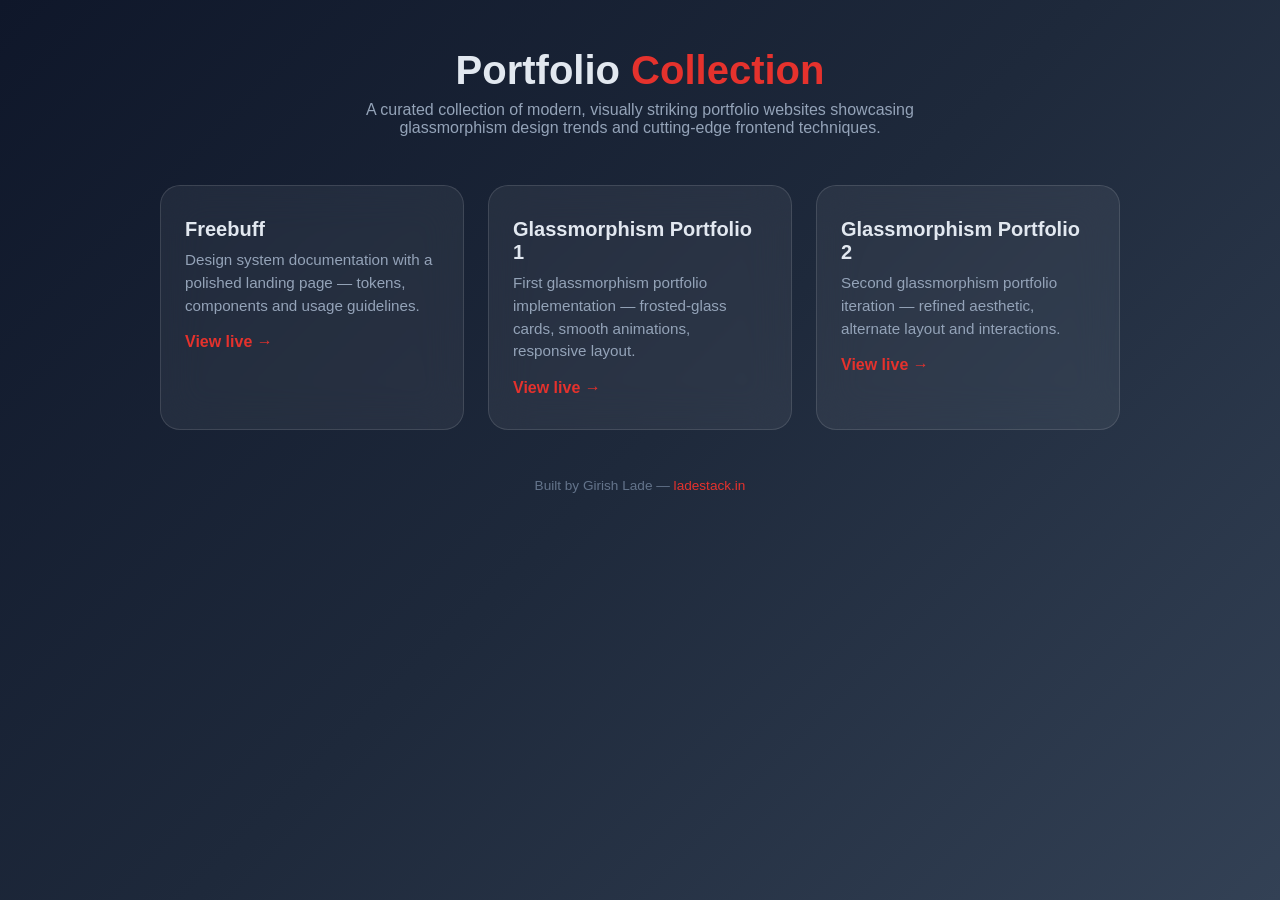
<file: index.html>
<!DOCTYPE html>
<html lang="en">
<head>
<meta charset="UTF-8">
<meta name="viewport" content="width=device-width, initial-scale=1.0">
<title>Portfolio Collection — Built by Girish Lade</title>
<style>
  * { box-sizing: border-box; margin: 0; padding: 0; }
  body {
    font-family: -apple-system, BlinkMacSystemFont, "Segoe UI", Roboto, sans-serif;
    min-height: 100vh;
    background: linear-gradient(135deg, #0f172a 0%, #1e293b 50%, #334155 100%);
    color: #e2e8f0;
    display: flex; flex-direction: column; align-items: center;
    padding: 3rem 1.5rem;
  }
  h1 { font-size: 2.5rem; margin-bottom: .5rem; text-align: center; }
  h1 .accent { color: #E5322D; }
  p.lead { color: #94a3b8; margin-bottom: 3rem; text-align: center; max-width: 640px; }
  .grid { display: grid; grid-template-columns: repeat(auto-fit, minmax(280px, 1fr)); gap: 1.5rem; width: 100%; max-width: 960px; }
  .card {
    background: rgba(255,255,255,.06);
    backdrop-filter: blur(20px); -webkit-backdrop-filter: blur(20px);
    border: 1px solid rgba(255,255,255,.12);
    border-radius: 1.25rem;
    padding: 2rem 1.5rem;
    text-decoration: none; color: inherit;
    transition: transform .2s, border-color .2s;
    display: block;
  }
  .card:hover { transform: translateY(-4px); border-color: rgba(229,50,45,.6); }
  .card h2 { font-size: 1.25rem; margin-bottom: .5rem; }
  .card p { color: #94a3b8; font-size: .95rem; line-height: 1.5; }
  .card .go { display: inline-block; margin-top: 1rem; color: #E5322D; font-weight: 600; }
  footer { margin-top: 3rem; color: #64748b; font-size: .85rem; text-align: center; }
  footer a { color: #E5322D; text-decoration: none; }
</style>
</head>
<body>
  <h1>Portfolio <span class="accent">Collection</span></h1>
  <p class="lead">A curated collection of modern, visually striking portfolio websites showcasing glassmorphism design trends and cutting-edge frontend techniques.</p>
  <div class="grid">
    <a class="card" href="./Freebuff/">
      <h2>Freebuff</h2>
      <p>Design system documentation with a polished landing page — tokens, components and usage guidelines.</p>
      <span class="go">View live &rarr;</span>
    </a>
    <a class="card" href="./portfolio-glassmorphism-1/">
      <h2>Glassmorphism Portfolio 1</h2>
      <p>First glassmorphism portfolio implementation — frosted-glass cards, smooth animations, responsive layout.</p>
      <span class="go">View live &rarr;</span>
    </a>
    <a class="card" href="./portfolio-glassmorphism-2/">
      <h2>Glassmorphism Portfolio 2</h2>
      <p>Second glassmorphism portfolio iteration — refined aesthetic, alternate layout and interactions.</p>
      <span class="go">View live &rarr;</span>
    </a>
  </div>
  <footer>Built by Girish Lade &mdash; <a href="https://ladestack.in">ladestack.in</a></footer>
</body>
</html>
</file>
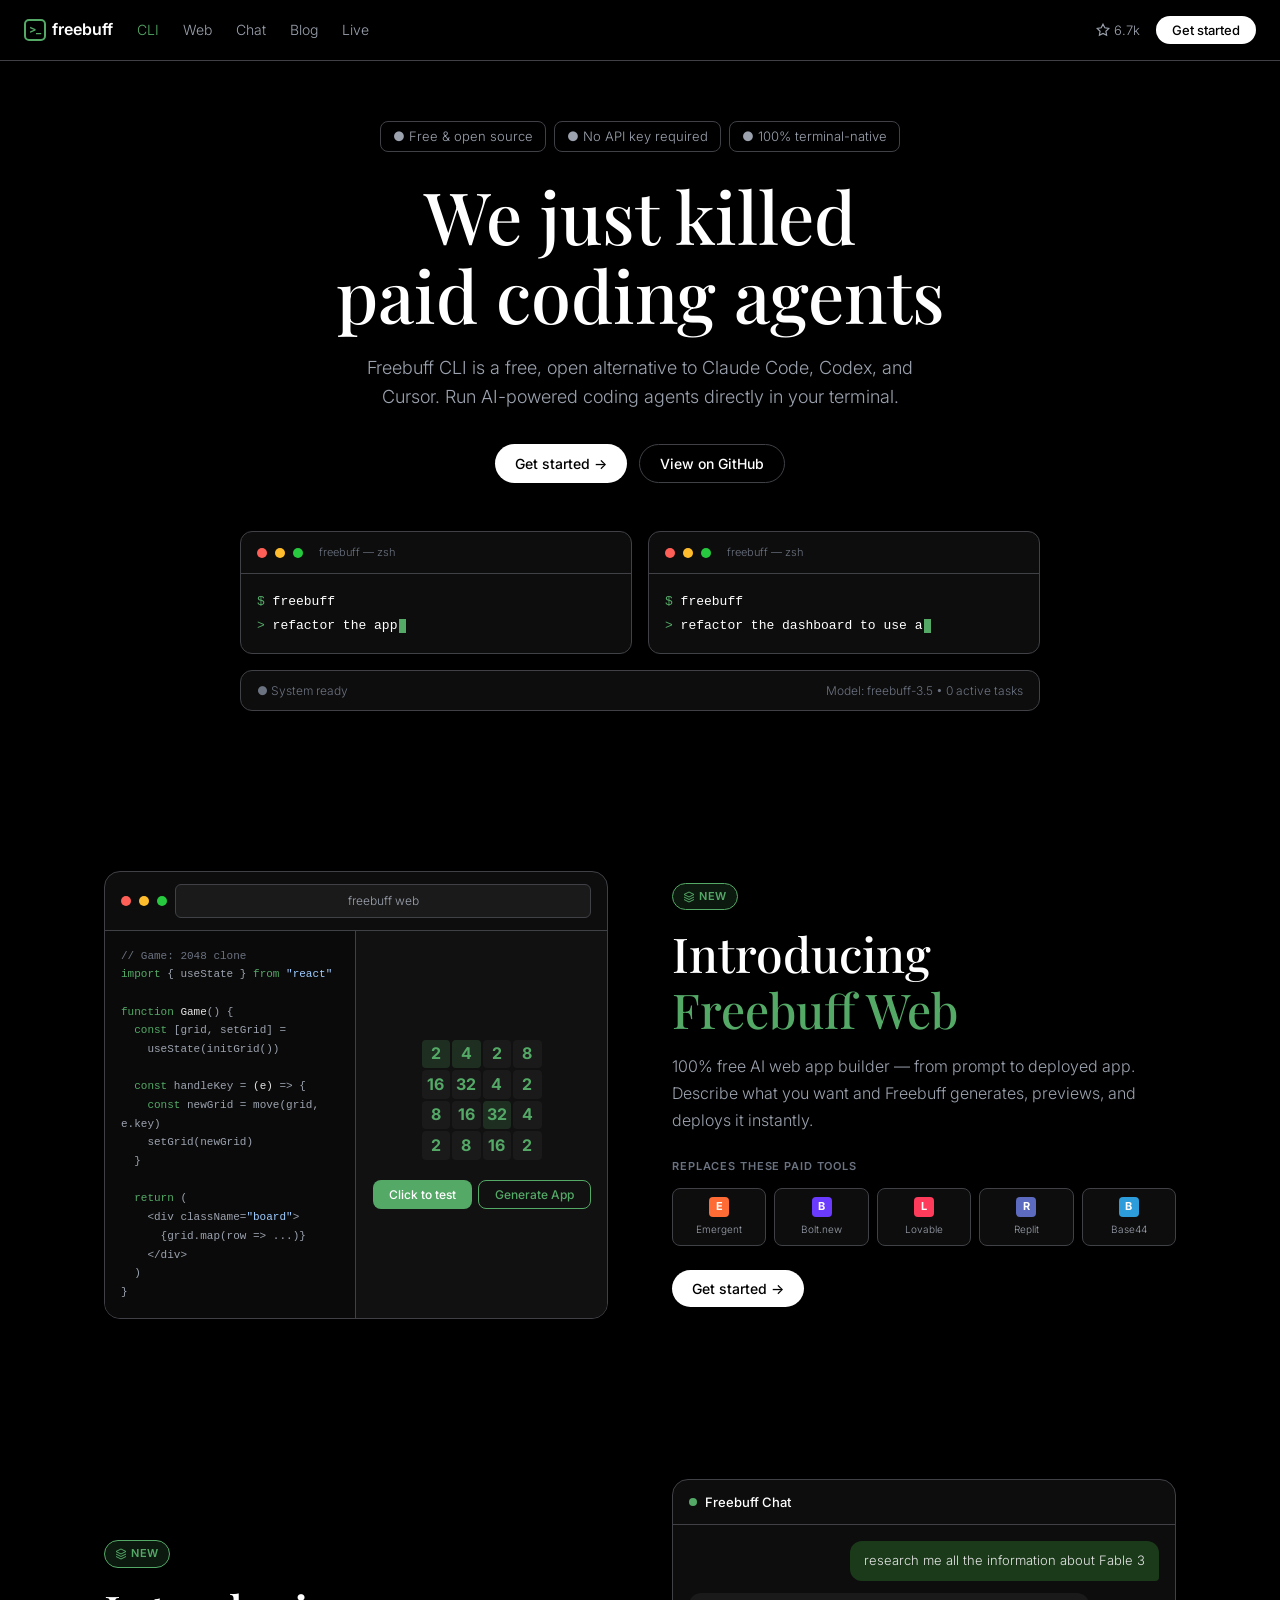
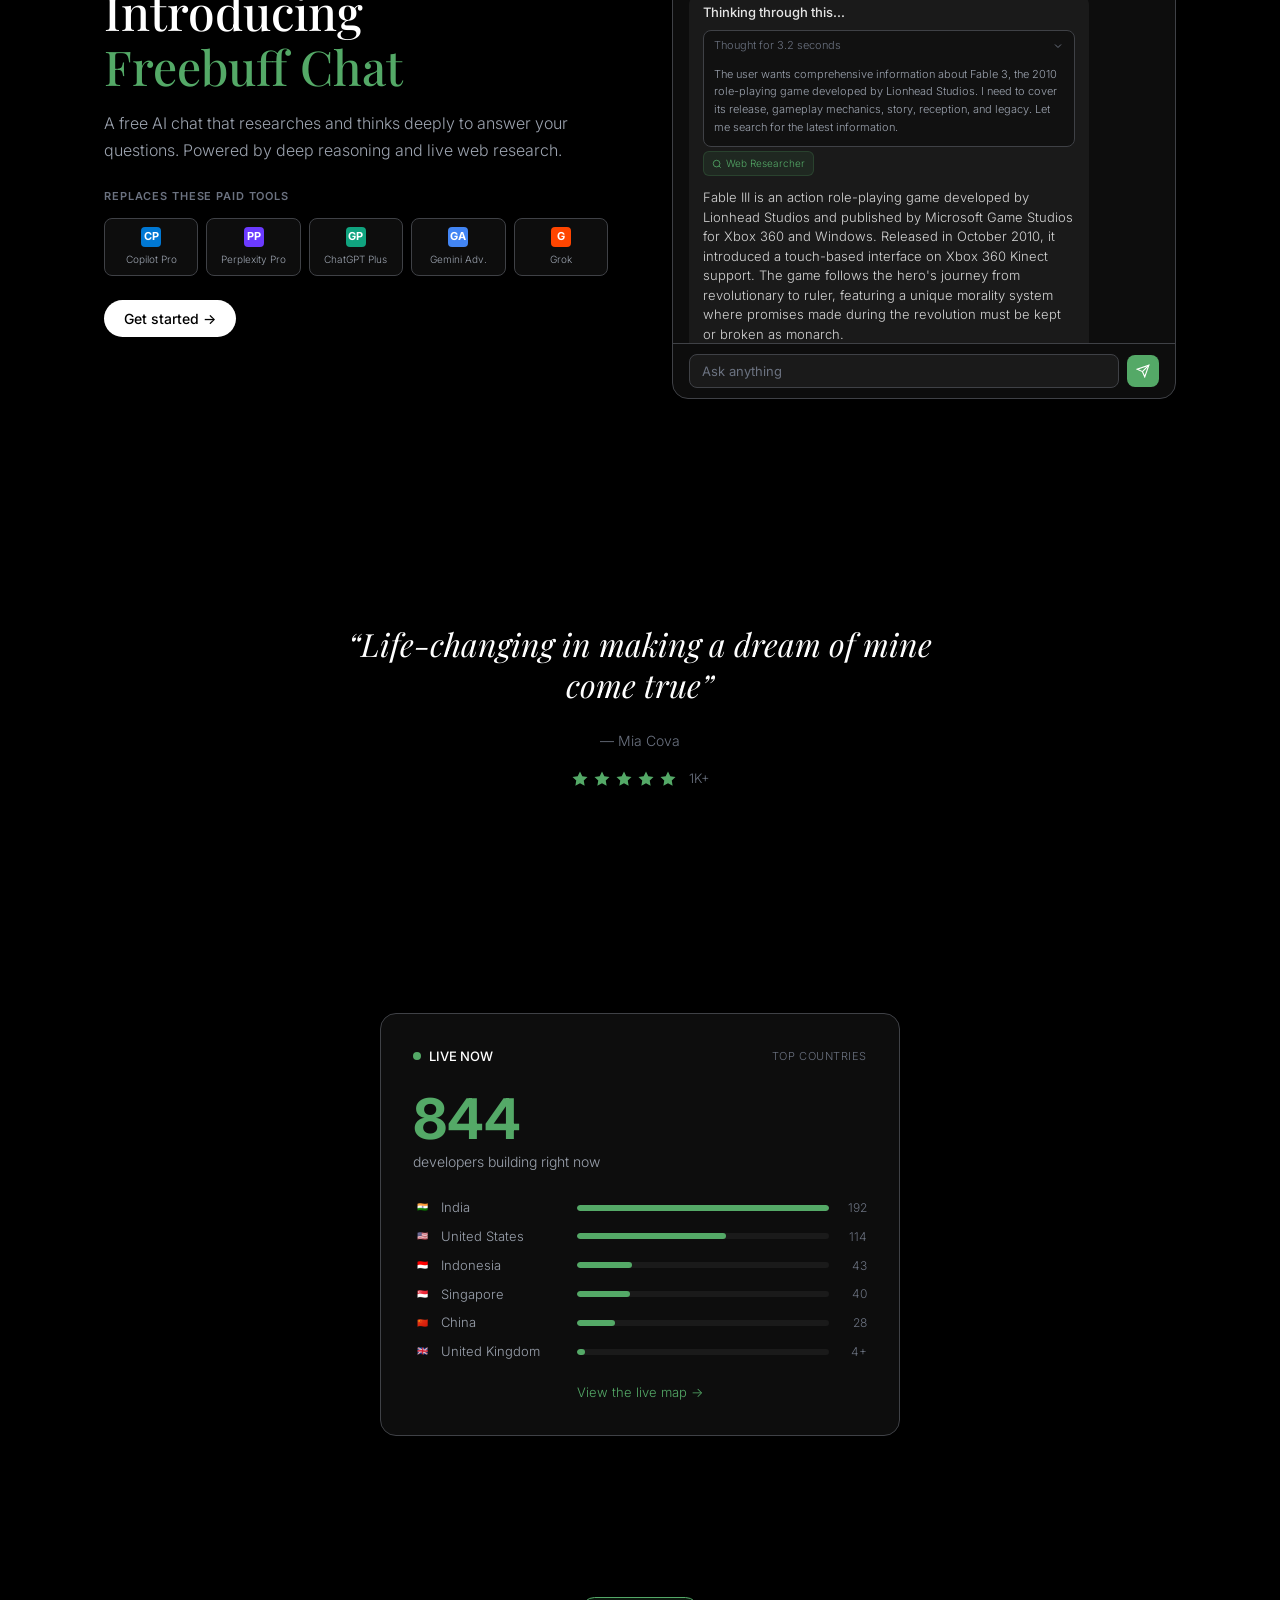
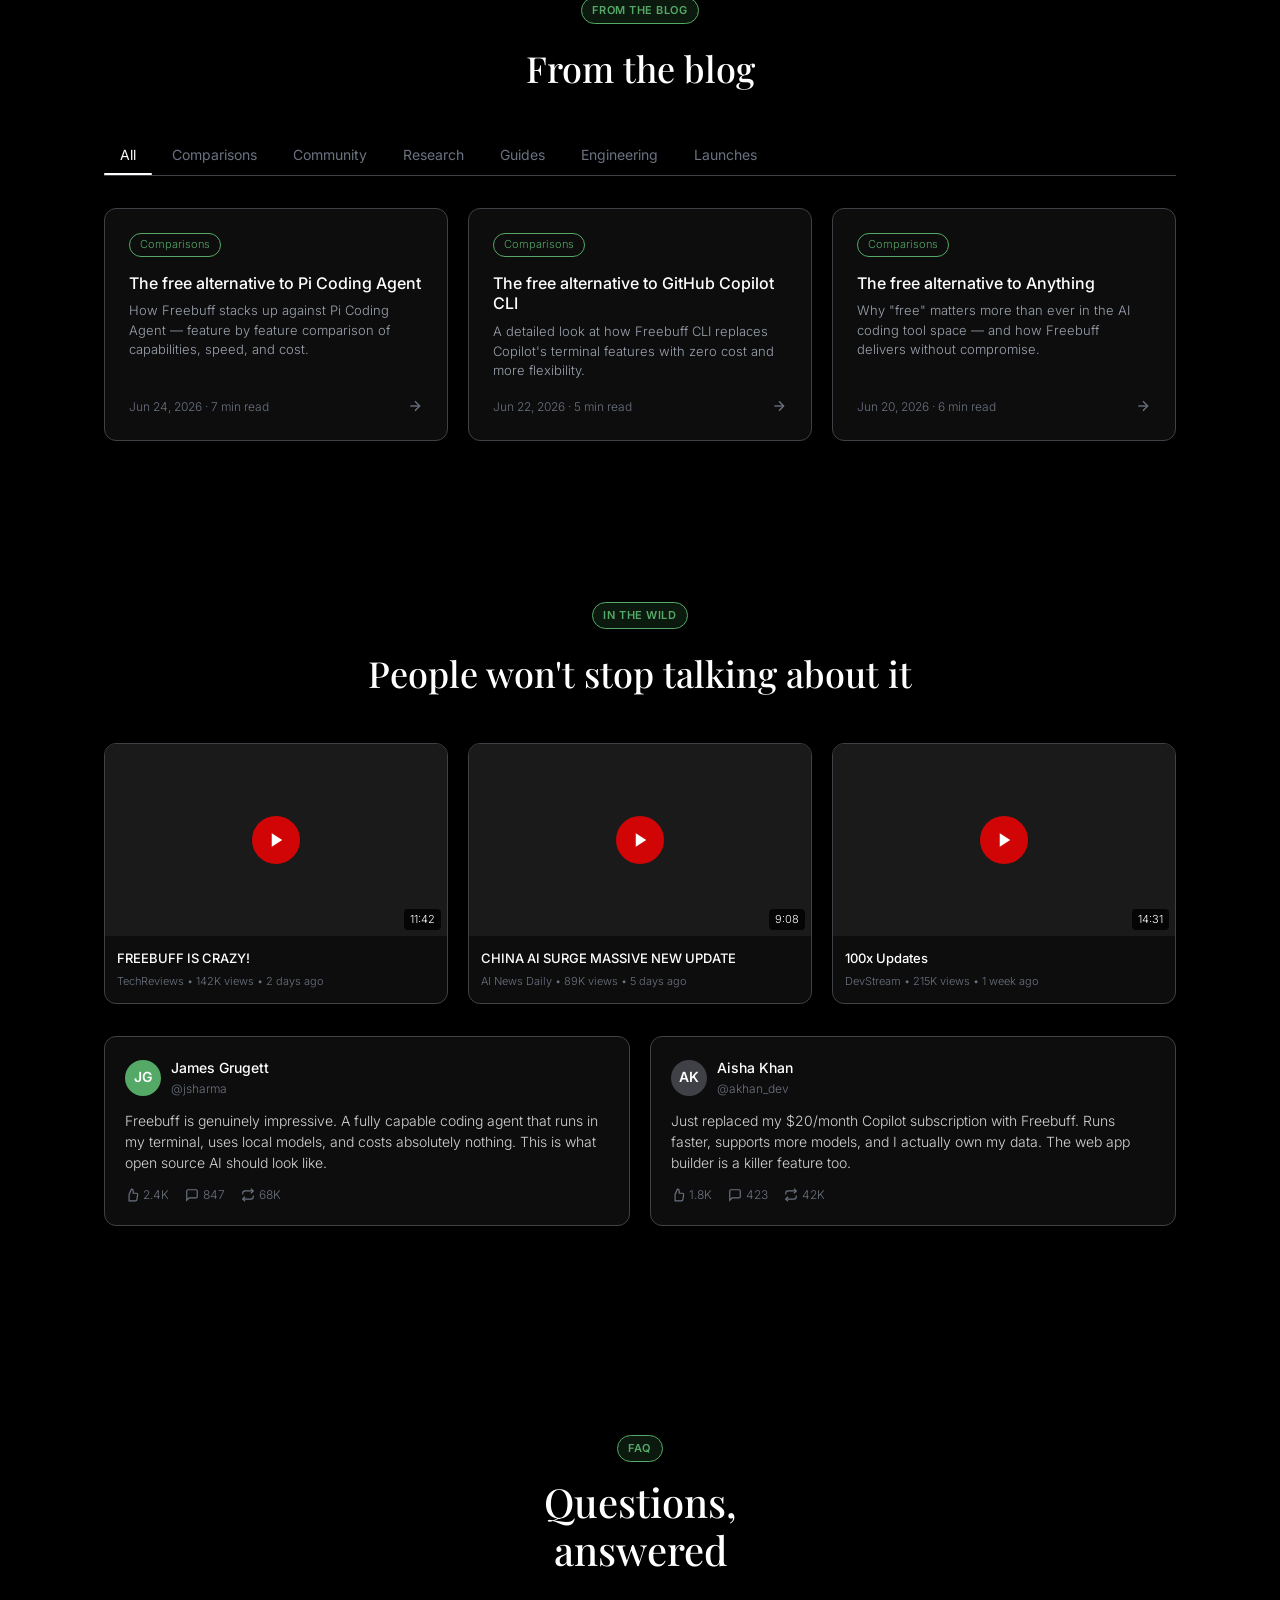
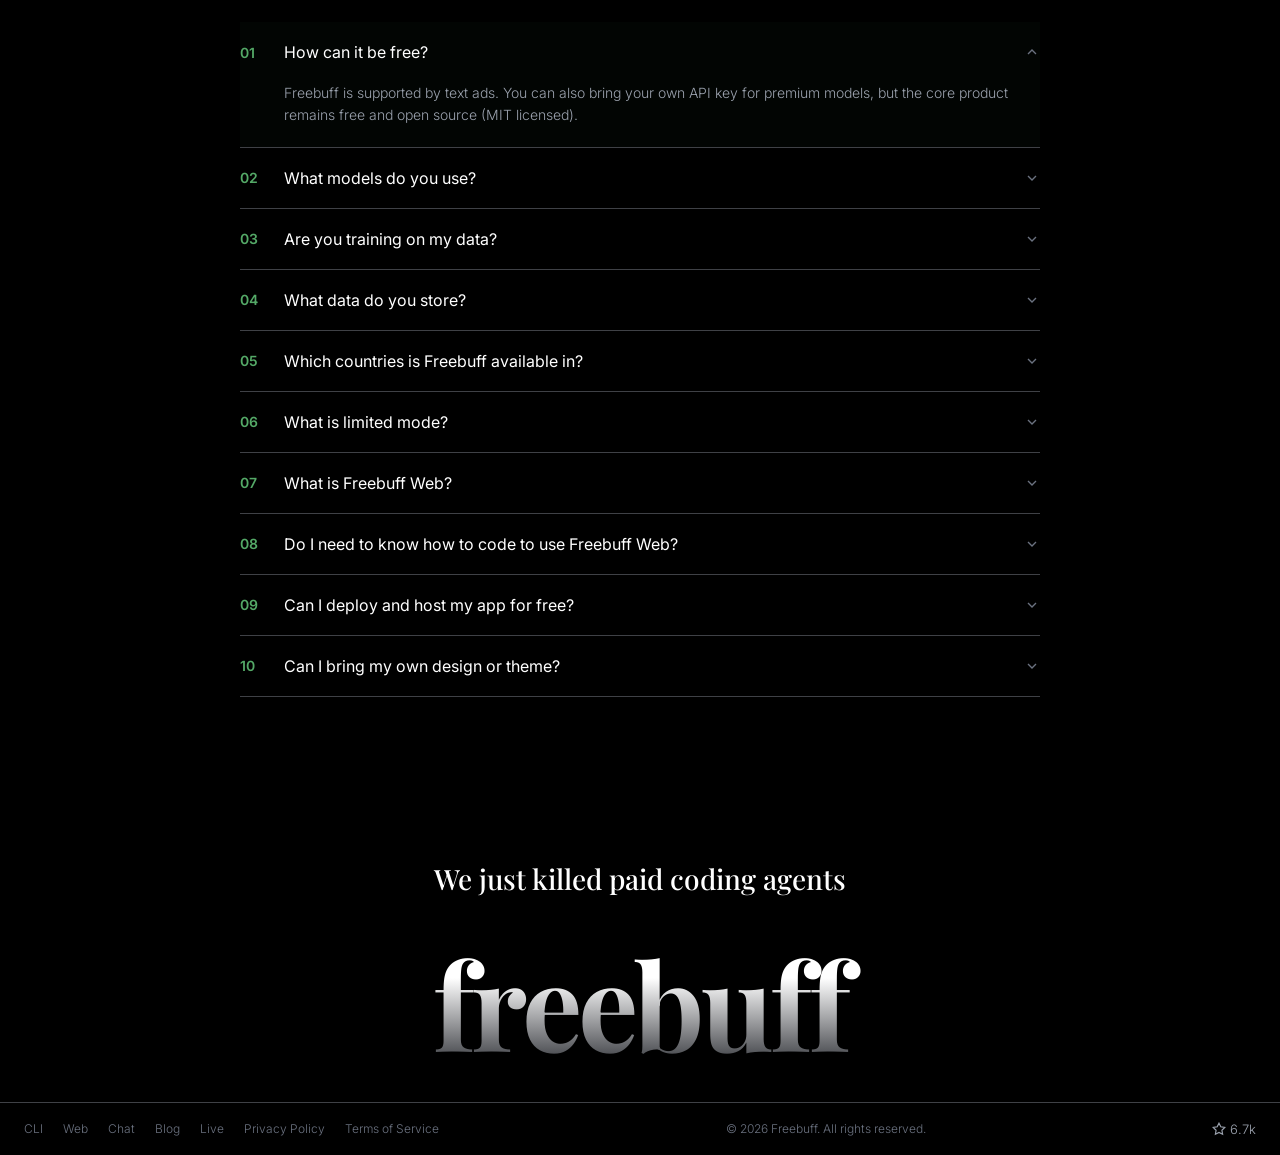
<file: Freebuff/index.html>
<!DOCTYPE html>
<html lang="en">
<head>
<meta charset="UTF-8">
<meta name="viewport" content="width=device-width, initial-scale=1.0">
<title>Freebuff — The free coding agent for your terminal</title>
<meta name="description" content="Freebuff CLI is a free, open alternative to Claude Code, Codex, and Cursor. Run AI-powered coding agents directly in your terminal.">
<link rel="preconnect" href="https://fonts.googleapis.com">
<link rel="preconnect" href="https://fonts.gstatic.com" crossorigin>
<link href="https://fonts.googleapis.com/css2?family=Inter:wght@300;400;500;600;700&family=Playfair+Display:ital,wght@0,400;0,500;0,600;0,700;1,400;1,500&display=swap" rel="stylesheet">
<style>
*,*::before,*::after{box-sizing:border-box;margin:0;padding:0}
html{scroll-behavior:smooth}
body{font-family:'Inter',system-ui,-apple-system,sans-serif;font-size:16px;font-weight:300;line-height:1.6;color:#fff;background:#000;-webkit-font-smoothing:antialiased}
a{color:inherit;text-decoration:none}
img{max-width:100%;display:block}
button{cursor:pointer;font-family:inherit}
:focus-visible{outline:2px solid #54a967;outline-offset:2px;border-radius:4px}
.container{max-width:1120px;margin:0 auto;padding:0 24px}
.section{padding:80px 0}

/* ===== NAV ===== */
nav{align-items:center;border-bottom:1px solid #3f4146;display:flex;justify-content:space-between;padding:16px 24px;position:sticky;top:0;z-index:100;background:#000}
.nav-links{display:flex;align-items:center;gap:24px;list-style:none}
.nav-links a{font-size:14px;color:#9ca3af;transition:color .15s}
.nav-links a:hover{color:#fff}
.nav-links .nav-active{color:#54a967}
.nav-right{display:flex;align-items:center;gap:16px}
.nav-star{font-size:13px;color:#9ca3af;display:flex;align-items:center;gap:4px}
.nav-star svg{width:14px;height:14px}
.mobile-toggle{display:none;background:none;border:1px solid #3f4146;color:#fff;padding:6px 10px;border-radius:8px;font-size:18px}

/* ===== BUTTONS ===== */
.btn{display:inline-flex;align-items:center;gap:8px;padding:10px 20px;border-radius:9999px;font-size:14px;font-weight:500;border:none;transition:all .15s;text-decoration:none}
.btn-primary{background:#fff;color:#000}
.btn-primary:hover{background:#e5e5e5}
.btn-ghost{background:transparent;color:#fff;border:1px solid #3f4146}
.btn-ghost:hover{border-color:#54a967;color:#54a967}

/* ===== BADGE ===== */
.badge{display:inline-flex;align-items:center;gap:4px;background:rgba(84,169,103,.15);border:1px solid #54a967;color:#54a967;font-size:11px;font-weight:600;padding:4px 10px;border-radius:9999px;text-transform:uppercase;letter-spacing:.05em;margin-bottom:16px}

/* ===== HERO ===== */
.hero{padding:60px 0 80px;text-align:center;position:relative;overflow:hidden}
.hero-bg{position:absolute;inset:0;z-index:0;background:radial-gradient(ellipse 80% 60% at 50% 100%,rgba(84,169,103,.08),transparent)}
.hero>*{position:relative;z-index:1}
.hero h1{font-family:'Playfair Display',serif;font-size:72px;font-weight:500;line-height:1.1;margin-bottom:20px;color:#fff}
.hero h1 span{color:#54a967}
.hero p{font-size:18px;color:#9ca3af;max-width:560px;margin:0 auto 32px}
.hero-actions{display:flex;justify-content:center;gap:12px;flex-wrap:wrap;margin-bottom:48px}
.hero-badges{display:flex;justify-content:center;gap:8px;flex-wrap:wrap;margin-bottom:24px}
.hero-badge{font-size:13px;color:#9ca3af;border:1px solid #3f4146;padding:4px 12px;border-radius:8px}

/* ===== TERMINAL MOCKUPS ===== */
.terminals{display:grid;grid-template-columns:1fr 1fr;gap:16px;max-width:800px;margin:0 auto}
.terminal-window{background:#0d0d0d;border:1px solid #3f4146;border-radius:12px;overflow:hidden;text-align:left}
.terminal-header{display:flex;align-items:center;gap:8px;padding:12px 16px;border-bottom:1px solid #3f4146}
.terminal-dot{width:10px;height:10px;border-radius:50%}
.terminal-dot.red{background:#ff5f56}
.terminal-dot.yellow{background:#ffbd2e}
.terminal-dot.green{background:#27c93f}
.terminal-title{font-size:11px;color:#6b7280;margin-left:8px}
.terminal-body{padding:16px;font-family:'SF Mono','Fira Code',monospace;font-size:13px;line-height:1.8}
.terminal-prompt{color:#54a967}
.terminal-cursor{display:inline-block;width:7px;height:14px;background:#54a967;animation:blink 1s step-end infinite;vertical-align:text-bottom;margin-left:2px}
@keyframes blink{50%{opacity:0}}

/* ===== STATUS BAR ===== */
.status-bar{max-width:800px;margin:16px auto 0;background:#0d0d0d;border:1px solid #3f4146;border-radius:12px;padding:10px 16px;display:flex;align-items:center;justify-content:space-between;font-size:12px;color:#6b7280}

/* ===== TWO-COLUMN SECTIONS ===== */
.two-col{display:grid;grid-template-columns:1fr 1fr;gap:64px;align-items:center}
.two-col-left h2{font-family:'Playfair Display',serif;font-size:48px;font-weight:500;line-height:1.15;margin-bottom:16px}
.two-col-left h2 span{color:#54a967}
.two-col-left p{font-size:16px;color:#9ca3af;margin-bottom:24px;line-height:1.7}
.replace-label{font-size:11px;color:#6b7280;text-transform:uppercase;letter-spacing:.08em;margin-bottom:12px;font-weight:600}
.tool-grid{display:grid;grid-template-columns:repeat(5,1fr);gap:8px;margin-bottom:24px}
.tool-item{background:#0d0d0d;border:1px solid #3f4146;border-radius:8px;padding:8px 6px;text-align:center;font-size:10px;color:#9ca3af;display:flex;flex-direction:column;align-items:center;gap:4px;transition:border-color .15s}
.tool-item:hover{border-color:#54a967}
.tool-icon{width:20px;height:20px;border-radius:4px;display:flex;align-items:center;justify-content:center;font-size:11px;font-weight:700}

/* ===== BROWSER MOCKUP ===== */
.browser-window{background:#0d0d0d;border:1px solid #3f4146;border-radius:16px;overflow:hidden}
.browser-header{display:flex;align-items:center;gap:8px;padding:12px 16px;border-bottom:1px solid #3f4146}
.browser-url{flex:1;background:#1a1a1a;border:1px solid #3f4146;border-radius:6px;padding:6px 12px;font-size:12px;color:#9ca3af;font-family:'Inter',sans-serif;text-align:center}
.browser-body{display:grid;grid-template-columns:1fr 1fr;gap:0;min-height:280px}
.browser-code{background:#0a0a0a;padding:16px;font-family:'SF Mono','Fira Code',monospace;font-size:11px;line-height:1.7;color:#9ca3af;border-right:1px solid #3f4146;overflow:hidden}
.browser-code .keyword{color:#54a967}
.browser-code .string{color:#9ecbff}
.browser-code .comment{color:#6b7280}
.browser-preview{display:flex;flex-direction:column;align-items:center;justify-content:center;padding:16px;gap:12px;background:#111}
.browser-preview .game-grid{display:grid;grid-template-columns:repeat(4,1fr);gap:2px;width:120px;margin-bottom:8px}
.browser-preview .game-cell{aspect-ratio:1;background:#1a1a1a;border-radius:4px;display:flex;align-items:center;justify-content:center;font-size:16px;font-weight:700;color:#54a967}
.browser-preview .game-cell.merged{background:rgba(84,169,103,.2)}
.browser-preview .btn-sm{padding:6px 16px;font-size:12px;border-radius:8px;border:none;background:#54a967;color:#fff;font-weight:500;cursor:pointer}

/* ===== CHAT MOCKUP ===== */
.chat-window{background:#0d0d0d;border:1px solid #3f4146;border-radius:16px;overflow:hidden;display:flex;flex-direction:column;height:520px}
.chat-header{display:flex;align-items:center;gap:8px;padding:12px 16px;border-bottom:1px solid #3f4146;font-size:13px;font-weight:500}
.chat-dot{width:8px;height:8px;border-radius:50%;background:#54a967}
.chat-messages{flex:1;padding:16px;overflow-y:auto;display:flex;flex-direction:column;gap:12px}
.chat-msg{max-width:85%;padding:10px 14px;border-radius:12px;font-size:13px;line-height:1.5}
.chat-msg.user{background:#1a3a1a;align-self:flex-end;border-bottom-right-radius:4px;color:#e5e5e5}
.chat-msg.assistant{background:#1a1a1a;align-self:flex-start;border-bottom-left-radius:4px;color:#d4d4d4}
.chat-thought{background:#111;border:1px solid #3f4146;border-radius:8px;margin-top:8px;overflow:hidden}
.chat-thought-header{display:flex;align-items:center;justify-content:space-between;padding:6px 10px;font-size:11px;color:#6b7280;cursor:pointer}
.chat-thought-header:hover{color:#9ca3af}
.chat-thought-body{padding:6px 10px 10px;font-size:11px;color:#9ca3af;line-height:1.6;display:none}
.chat-thought.open .chat-thought-body{display:block}
.chat-tool{display:inline-flex;align-items:center;gap:4px;background:rgba(84,169,103,.1);border:1px solid rgba(84,169,103,.2);border-radius:6px;padding:4px 8px;font-size:10px;color:#54a967;margin:4px 0}
.chat-input{display:flex;align-items:center;gap:8px;padding:10px 16px;border-top:1px solid #3f4146}
.chat-input input{flex:1;background:#1a1a1a;border:1px solid #3f4146;border-radius:8px;padding:8px 12px;font-size:13px;color:#fff;font-family:inherit}
.chat-input input::placeholder{color:#6b7280}
.chat-send{width:32px;height:32px;border-radius:8px;background:#54a967;border:none;color:#fff;display:flex;align-items:center;justify-content:center;flex-shrink:0}
/* thought toggle */
.thought-toggle{cursor:pointer}
.thought-content{display:none}
.thought-content.open{display:block}

/* ===== TESTIMONIAL ===== */
.testimonial{text-align:center;padding:80px 0;max-width:640px;margin:0 auto}
.testimonial blockquote{font-family:'Playfair Display',serif;font-style:italic;font-size:32px;line-height:1.3;color:#fff;margin-bottom:24px}
.testimonial cite{font-size:14px;color:#6b7280;font-style:normal;display:block;margin-bottom:16px}
.stars{display:flex;justify-content:center;align-items:center;gap:4px}
.stars svg{width:18px;height:18px;fill:#54a967;color:#54a967}
.stars span{font-size:13px;color:#6b7280;margin-left:8px}

/* ===== LIVE STATS ===== */
.stats-card{max-width:520px;margin:0 auto;background:#0d0d0d;border:1px solid #3f4146;border-radius:16px;padding:32px}
.stats-header{display:flex;justify-content:space-between;align-items:center;margin-bottom:24px}
.stats-header-left{display:flex;align-items:center;gap:8px;font-size:13px;font-weight:500}
.stats-dot{width:8px;height:8px;border-radius:50%;background:#54a967;animation:pulse 2s infinite}
@keyframes pulse{0%,100%{opacity:1}50%{opacity:.4}}
.stats-header-right{font-size:11px;color:#6b7280;text-transform:uppercase;letter-spacing:.05em}
.stats-number{font-size:56px;font-weight:700;color:#54a967;line-height:1;margin-bottom:4px}
.stats-label{font-size:14px;color:#9ca3af;margin-bottom:24px}
.country-list{display:flex;flex-direction:column;gap:8px}
.country-row{display:flex;align-items:center;gap:10px;font-size:13px}
.country-flag{width:18px;height:12px;border-radius:2px;display:flex;align-items:center;justify-content:center;font-size:9px;flex-shrink:0}
.country-name{flex:1;color:#9ca3af;white-space:nowrap;overflow:hidden;text-overflow:ellipsis}
.country-bar-wrap{flex:2;height:6px;background:#1a1a1a;border-radius:3px;overflow:hidden}
.country-bar{height:100%;background:#54a967;border-radius:3px}
.country-count{color:#6b7280;font-size:12px;width:28px;text-align:right;flex-shrink:0}
.stats-link{display:block;text-align:center;margin-top:20px;font-size:13px;color:#54a967}
.stats-link:hover{text-decoration:underline}

/* ===== BLOG ===== */
.blog-header{display:flex;justify-content:space-between;align-items:flex-end;margin-bottom:32px}
.blog-header h2{font-family:'Playfair Display',serif;font-size:36px;font-weight:500}
.blog-tabs{display:flex;gap:4px;margin-bottom:32px;flex-wrap:wrap;border-bottom:1px solid #3f4146;padding-bottom:0}
.blog-tab{background:none;border:none;color:#6b7280;font-size:14px;padding:8px 16px 12px;position:relative;cursor:pointer;transition:color .15s}
.blog-tab:hover{color:#9ca3af}
.blog-tab.active{color:#fff}
.blog-tab.active::after{content:'';position:absolute;bottom:0;left:0;right:0;height:2px;background:#fff;border-radius:1px}
.blog-grid{display:grid;grid-template-columns:repeat(3,1fr);gap:20px}
.blog-card{background:#0d0d0d;border:1px solid #3f4146;border-radius:12px;padding:24px;transition:border-color .15s;display:flex;flex-direction:column}
.blog-card:hover{border-color:#54a967}
.blog-tag{border:1px solid #54a967;color:#54a967;font-size:11px;padding:2px 10px;border-radius:9999px;display:inline-block;margin-bottom:16px;width:fit-content}
.blog-card h3{font-size:16px;font-weight:500;margin-bottom:8px;line-height:1.3}
.blog-card p{font-size:13px;color:#9ca3af;margin-bottom:16px;line-height:1.5;flex:1}
.blog-meta{font-size:12px;color:#6b7280;display:flex;align-items:center;justify-content:space-between}

/* ===== SOCIAL PROOF ===== */
.social-grid{display:grid;grid-template-columns:repeat(3,1fr);gap:20px;margin-bottom:32px}
.video-card{background:#0d0d0d;border:1px solid #3f4146;border-radius:12px;overflow:hidden;transition:border-color .15s}
.video-card:hover{border-color:#54a967}
.video-thumb{aspect-ratio:16/9;background:#1a1a1a;position:relative;display:flex;align-items:center;justify-content:center}
.video-thumb .play-btn{width:48px;height:48px;border-radius:50%;background:rgba(255,0,0,.8);display:flex;align-items:center;justify-content:center;position:absolute}
.video-thumb .play-btn svg{width:18px;height:18px;fill:#fff;margin-left:2px}
.video-duration{position:absolute;bottom:6px;right:6px;background:rgba(0,0,0,.8);color:#fff;font-size:11px;padding:2px 6px;border-radius:4px}
.video-info{padding:12px}
.video-info h4{font-size:13px;font-weight:500;margin-bottom:4px}
.video-info p{font-size:11px;color:#6b7280}
.tweet-grid{display:grid;grid-template-columns:1fr 1fr;gap:20px;margin-bottom:48px}
.tweet-card{background:#0d0d0d;border:1px solid #3f4146;border-radius:12px;padding:20px;transition:border-color .15s}
.tweet-card:hover{border-color:#54a967}
.tweet-author{display:flex;align-items:center;gap:10px;margin-bottom:12px}
.tweet-avatar{width:36px;height:36px;border-radius:50%;background:#3f4146;display:flex;align-items:center;justify-content:center;font-size:14px;font-weight:600;color:#fff;flex-shrink:0}
.tweet-name{font-size:14px;font-weight:500}
.tweet-handle{font-size:12px;color:#6b7280}
.tweet-text{font-size:14px;line-height:1.5;color:#d4d4d4;margin-bottom:12px}
.tweet-metrics{display:flex;gap:16px;font-size:12px;color:#6b7280}
.tweet-metrics span{display:flex;align-items:center;gap:4px}

/* ===== FAQ ===== */
.faq-list{max-width:800px;margin:0 auto}
.faq-item{border-bottom:1px solid #3f4146;transition:background .15s}
.faq-item.expanded{background:rgba(84,169,103,.03)}
.faq-question{width:100%;background:none;border:none;color:#fff;font-size:16px;text-align:left;padding:20px 0;cursor:pointer;display:flex;align-items:center;gap:16px;transition:color .15s}
.faq-question:hover{color:#54a967}
.faq-number{color:#54a967;font-size:14px;font-weight:600;width:28px;flex-shrink:0}
.faq-chevron{margin-left:auto;color:#6b7280;transition:transform .15s;flex-shrink:0}
.faq-item.expanded .faq-chevron{transform:rotate(180deg)}
.faq-answer{max-height:0;overflow:hidden;transition:max-height .2s ease}
.faq-answer-inner{padding:0 0 20px 44px;font-size:14px;color:#9ca3af;line-height:1.6}
.faq-item.expanded .faq-answer{max-height:300px}

/* ===== FOOTER CTA ===== */
.footer-cta{text-align:center;padding:80px 0 40px;position:relative}
.footer-cta-bg{position:absolute;inset:0;z-index:0;background:radial-gradient(ellipse 60% 40% at 50% 100%,rgba(84,169,103,.06),transparent)}
.footer-cta>*{position:relative;z-index:1}
.footer-cta h3{font-family:'Playfair Display',serif;font-size:28px;font-weight:500;margin-bottom:40px}
.footer-wordmark{font-family:'Playfair Display',serif;font-size:120px;font-weight:700;line-height:1;background:linear-gradient(to bottom,#fff 30%,#3f4146 100%);-webkit-background-clip:text;-webkit-text-fill-color:transparent;background-clip:text;margin-bottom:0;letter-spacing:-.03em}

/* ===== FOOTER BOTTOM BAR ===== */
.footer-bar{display:flex;align-items:center;justify-content:space-between;padding:16px 24px;border-top:1px solid #3f4146;font-size:12px;color:#6b7280;flex-wrap:wrap;gap:12px}
.footer-bar-links{display:flex;gap:20px;flex-wrap:wrap}
.footer-bar-links a{color:#6b7280;transition:color .15s}
.footer-bar-links a:hover{color:#fff}
.footer-bar-right{display:flex;align-items:center;gap:12px}

/* ===== SCROLL ANIMATION ===== */
.fade-in{opacity:0;transform:translateY(20px);transition:opacity .6s ease,transform .6s ease}
.fade-in.visible{opacity:1;transform:translateY(0)}

/* ===== RESPONSIVE ===== */
@media(max-width:1024px){
  .two-col{grid-template-columns:1fr;gap:40px}
  .two-col-right{order:-1}
  .blog-grid{grid-template-columns:repeat(2,1fr)}
  .social-grid{grid-template-columns:repeat(2,1fr)}
  .footer-wordmark{font-size:80px}
}
@media(max-width:768px){
  .hero h1{font-size:40px}
  .two-col-left h2{font-size:32px}
  .nav-links{display:none}
  .mobile-toggle{display:block}
  .nav-links.open{display:flex;flex-direction:column;position:absolute;top:100%;left:0;right:0;background:#000;border-bottom:1px solid #3f4146;padding:16px;gap:12px;z-index:99}
  .terminals{grid-template-columns:1fr}
  .blog-grid{grid-template-columns:1fr}
  .social-grid{grid-template-columns:1fr}
  .tweet-grid{grid-template-columns:1fr}
  .footer-wordmark{font-size:56px}
  .footer-bar{flex-direction:column;text-align:center}
  .tool-grid{grid-template-columns:repeat(3,1fr)}
}
@media(max-width:480px){
  .hero h1{font-size:32px}
  .two-col-left h2{font-size:24px}
  .container{padding:0 16px}
  .tool-grid{grid-template-columns:repeat(2,1fr)}
  .stats-card{padding:20px}
  .stats-number{font-size:40px}
}
</style>
</head>
<body>

<!-- ===== NAV ===== -->
<nav>
  <div style="display:flex;align-items:center;gap:24px">
    <a href="/" style="font-weight:600;font-size:16px;display:flex;align-items:center;gap:6px">
      <span style="width:22px;height:22px;border:2px solid #54a967;border-radius:5px;display:inline-flex;align-items:center;justify-content:center;font-size:11px;color:#54a967;font-weight:700">&gt;_</span>
      freebuff
    </a>
    <ul class="nav-links" id="nav-links">
      <li><a href="#cli" class="nav-active">CLI</a></li>
      <li><a href="#web">Web</a></li>
      <li><a href="#chat">Chat</a></li>
      <li><a href="#blog">Blog</a></li>
      <li><a href="#live">Live</a></li>
    </ul>
  </div>
  <div class="nav-right">
    <span class="nav-star">
      <svg viewBox="0 0 24 24" fill="none" stroke="currentColor" stroke-width="2"><polygon points="12 2 15.09 8.26 22 9.27 17 14.14 18.18 21.02 12 17.77 5.82 21.02 7 14.14 2 9.27 8.91 8.26 12 2"/></svg>
      6.7k
    </span>
    <button class="btn btn-primary" style="padding:6px 16px;font-size:13px">Get started</button>
    <button class="mobile-toggle" aria-label="Menu" onclick="document.getElementById('nav-links').classList.toggle('open')">☰</button>
  </div>
</nav>

<!-- ===== HERO ===== -->
<section class="hero">
  <div class="hero-bg"></div>
  <div class="container">
    <div class="hero-badges">
      <span class="hero-badge">&#9679; Free & open source</span>
      <span class="hero-badge">&#9679; No API key required</span>
      <span class="hero-badge">&#9679; 100% terminal-native</span>
    </div>
    <h1>We just killed<br>paid coding agents</h1>
    <p>Freebuff CLI is a free, open alternative to Claude Code, Codex, and Cursor. Run AI-powered coding agents directly in your terminal.</p>
    <div class="hero-actions">
      <button class="btn btn-primary">Get started &rarr;</button>
      <button class="btn btn-ghost">View on GitHub</button>
    </div>

    <div class="terminals">
      <div class="terminal-window">
        <div class="terminal-header">
          <span class="terminal-dot red"></span>
          <span class="terminal-dot yellow"></span>
          <span class="terminal-dot green"></span>
          <span class="terminal-title">freebuff &mdash; zsh</span>
        </div>
        <div class="terminal-body">
          <span class="terminal-prompt">$</span> freebuff<br>
          <span class="terminal-prompt">&gt;</span> refactor the app<span class="terminal-cursor"></span>
        </div>
      </div>
      <div class="terminal-window">
        <div class="terminal-header">
          <span class="terminal-dot red"></span>
          <span class="terminal-dot yellow"></span>
          <span class="terminal-dot green"></span>
          <span class="terminal-title">freebuff &mdash; zsh</span>
        </div>
        <div class="terminal-body">
          <span class="terminal-prompt">$</span> freebuff<br>
          <span class="terminal-prompt">&gt;</span> refactor the dashboard to use a<span class="terminal-cursor"></span>
        </div>
      </div>
    </div>
    <div class="status-bar">
      <span>&#9679; System ready</span>
      <span>Model: freebuff-3.5 &bull; 0 active tasks</span>
    </div>
  </div>
</section>

<!-- ===== WEB SECTION ===== -->
<section class="section" id="web">
  <div class="container two-col">
    <div class="browser-window two-col-right" style="max-width:100%">
      <div class="browser-header">
        <span class="terminal-dot red"></span>
        <span class="terminal-dot yellow"></span>
        <span class="terminal-dot green"></span>
        <div class="browser-url">freebuff web</div>
      </div>
      <div class="browser-body">
        <div class="browser-code">
          <span class="comment">// Game: 2048 clone</span><br>
          <span class="keyword">import</span> { useState } <span class="keyword">from</span> <span class="string">"react"</span><br><br>
          <span class="keyword">function</span> <span style="color:#e5e5e5">Game</span>() {<br>
          &nbsp;&nbsp;<span class="keyword">const</span> [grid, setGrid] = <br>
          &nbsp;&nbsp;&nbsp;&nbsp;useState(initGrid())<br><br>
          &nbsp;&nbsp;<span class="keyword">const</span> handleKey = <span style="color:#e5e5e5">(e)</span> => {<br>
          &nbsp;&nbsp;&nbsp;&nbsp;<span class="keyword">const</span> newGrid = move(grid, e.key)<br>
          &nbsp;&nbsp;&nbsp;&nbsp;setGrid(newGrid)<br>
          &nbsp;&nbsp;}<br><br>
          &nbsp;&nbsp;<span class="keyword">return</span> (<br>
          &nbsp;&nbsp;&nbsp;&nbsp;&lt;div className=<span class="string">"board"</span>&gt;<br>
          &nbsp;&nbsp;&nbsp;&nbsp;&nbsp;&nbsp;{grid.map(row => ...)}<br>
          &nbsp;&nbsp;&nbsp;&nbsp;&lt;/div&gt;<br>
          &nbsp;&nbsp;)<br>
          }<br>
        </div>
        <div class="browser-preview">
          <div class="game-grid">
            <div class="game-cell merged">2</div>
            <div class="game-cell merged">4</div>
            <div class="game-cell">2</div>
            <div class="game-cell">8</div>
            <div class="game-cell">16</div>
            <div class="game-cell">32</div>
            <div class="game-cell">4</div>
            <div class="game-cell">2</div>
            <div class="game-cell">8</div>
            <div class="game-cell">16</div>
            <div class="game-cell merged">32</div>
            <div class="game-cell">4</div>
            <div class="game-cell">2</div>
            <div class="game-cell">8</div>
            <div class="game-cell">16</div>
            <div class="game-cell">2</div>
          </div>
          <div style="display:flex;gap:6px">
            <button class="btn-sm">Click to test</button>
            <button class="btn-sm" style="background:transparent;border:1px solid #54a967;color:#54a967">Generate App</button>
          </div>
        </div>
      </div>
    </div>
    <div class="two-col-left">
      <div class="badge"><svg width="12" height="12" viewBox="0 0 24 24" fill="none" stroke="currentColor" stroke-width="2"><path d="M12 2L2 7l10 5 10-5-10-5zM2 17l10 5 10-5M2 12l10 5 10-5"/></svg> NEW</div>
      <h2>Introducing<br><span>Freebuff Web</span></h2>
      <p>100% free AI web app builder &mdash; from prompt to deployed app. Describe what you want and Freebuff generates, previews, and deploys it instantly.</p>
      <div class="replace-label">REPLACES THESE PAID TOOLS</div>
      <div class="tool-grid">
        <div class="tool-item"><div class="tool-icon" style="background:#ff6b35;color:#fff">E</div>Emergent</div>
        <div class="tool-item"><div class="tool-icon" style="background:#6b3aff;color:#fff">B</div>Bolt.new</div>
        <div class="tool-item"><div class="tool-icon" style="background:#ff3b5c;color:#fff">L</div>Lovable</div>
        <div class="tool-item"><div class="tool-icon" style="background:#5c6bc0;color:#fff">R</div>Replit</div>
        <div class="tool-item"><div class="tool-icon" style="background:#2d9cdb;color:#fff">B</div>Base44</div>
      </div>
      <button class="btn btn-primary">Get started &rarr;</button>
    </div>
  </div>
</section>

<!-- ===== CHAT SECTION ===== -->
<section class="section" id="chat">
  <div class="container two-col">
    <div class="two-col-left">
      <div class="badge"><svg width="12" height="12" viewBox="0 0 24 24" fill="none" stroke="currentColor" stroke-width="2"><path d="M12 2L2 7l10 5 10-5-10-5zM2 17l10 5 10-5M2 12l10 5 10-5"/></svg> NEW</div>
      <h2>Introducing<br><span>Freebuff Chat</span></h2>
      <p>A free AI chat that researches and thinks deeply to answer your questions. Powered by deep reasoning and live web research.</p>
      <div class="replace-label">REPLACES THESE PAID TOOLS</div>
      <div class="tool-grid">
        <div class="tool-item"><div class="tool-icon" style="background:#0078d4;color:#fff">CP</div>Copilot Pro</div>
        <div class="tool-item"><div class="tool-icon" style="background:#6b3aff;color:#fff">PP</div>Perplexity Pro</div>
        <div class="tool-item"><div class="tool-icon" style="background:#10a37f;color:#fff">GP</div>ChatGPT Plus</div>
        <div class="tool-item"><div class="tool-icon" style="background:#4285f4;color:#fff">GA</div>Gemini Adv.</div>
        <div class="tool-item"><div class="tool-icon" style="background:#ff4500;color:#fff">G</div>Grok</div>
      </div>
      <button class="btn btn-primary">Get started &rarr;</button>
    </div>
    <div class="chat-window two-col-right">
      <div class="chat-header">
        <span class="chat-dot"></span>
        Freebuff Chat
      </div>
      <div class="chat-messages">
        <div class="chat-msg user">research me all the information about Fable 3</div>
        <div class="chat-msg assistant">
          <div style="margin-bottom:8px;font-weight:500;color:#e5e5e5">Thinking through this...</div>
          <div class="chat-thought open">
            <div class="chat-thought-header" onclick="this.parentElement.classList.toggle('open')">
              <span>Thought for 3.2 seconds</span>
              <svg width="12" height="12" viewBox="0 0 24 24" fill="none" stroke="currentColor" stroke-width="2"><polyline points="6 9 12 15 18 9"/></svg>
            </div>
            <div class="chat-thought-body">The user wants comprehensive information about Fable 3, the 2010 role-playing game developed by Lionhead Studios. I need to cover its release, gameplay mechanics, story, reception, and legacy. Let me search for the latest information.</div>
          </div>
          <div class="chat-tool">
            <svg width="10" height="10" viewBox="0 0 24 24" fill="none" stroke="currentColor" stroke-width="2"><circle cx="11" cy="11" r="8"/><path d="M21 21l-4.35-4.35"/></svg>
            Web Researcher
          </div>
          <div style="margin-top:8px">Fable III is an action role-playing game developed by Lionhead Studios and published by Microsoft Game Studios for Xbox 360 and Windows. Released in October 2010, it introduced a touch-based interface on Xbox 360 Kinect support. The game follows the hero's journey from revolutionary to ruler, featuring a unique morality system where promises made during the revolution must be kept or broken as monarch.</div>
        </div>
      </div>
      <div class="chat-input">
        <input type="text" placeholder="Ask anything" aria-label="Chat input">
        <button class="chat-send" aria-label="Send">
          <svg width="14" height="14" viewBox="0 0 24 24" fill="none" stroke="#fff" stroke-width="2"><line x1="22" y1="2" x2="11" y2="13"/><polygon points="22 2 15 22 11 13 2 9 22 2"/></svg>
        </button>
      </div>
    </div>
  </div>
</section>

<!-- ===== TESTIMONIAL ===== -->
<section class="section" style="padding:64px 0">
  <div class="container testimonial">
    <blockquote>&ldquo;Life-changing in making a dream of mine come true&rdquo;</blockquote>
    <cite>&mdash; Mia Cova</cite>
    <div class="stars">
      <svg viewBox="0 0 24 24"><polygon points="12 2 15.09 8.26 22 9.27 17 14.14 18.18 21.02 12 17.77 5.82 21.02 7 14.14 2 9.27 8.91 8.26 12 2"/></svg>
      <svg viewBox="0 0 24 24"><polygon points="12 2 15.09 8.26 22 9.27 17 14.14 18.18 21.02 12 17.77 5.82 21.02 7 14.14 2 9.27 8.91 8.26 12 2"/></svg>
      <svg viewBox="0 0 24 24"><polygon points="12 2 15.09 8.26 22 9.27 17 14.14 18.18 21.02 12 17.77 5.82 21.02 7 14.14 2 9.27 8.91 8.26 12 2"/></svg>
      <svg viewBox="0 0 24 24"><polygon points="12 2 15.09 8.26 22 9.27 17 14.14 18.18 21.02 12 17.77 5.82 21.02 7 14.14 2 9.27 8.91 8.26 12 2"/></svg>
      <svg viewBox="0 0 24 24"><polygon points="12 2 15.09 8.26 22 9.27 17 14.14 18.18 21.02 12 17.77 5.82 21.02 7 14.14 2 9.27 8.91 8.26 12 2"/></svg>
      <span>1K+</span>
    </div>
  </div>
</section>

<!-- ===== LIVE STATS ===== -->
<section class="section" id="live">
  <div class="container">
    <div class="stats-card">
      <div class="stats-header">
        <div class="stats-header-left">
          <span class="stats-dot"></span>
          LIVE NOW
        </div>
        <div class="stats-header-right">TOP COUNTRIES</div>
      </div>
      <div class="stats-number">844</div>
      <div class="stats-label">developers building right now</div>
      <div class="country-list">
        <div class="country-row">
          <span class="country-flag">&#127470;&#127475;</span>
          <span class="country-name">India</span>
          <div class="country-bar-wrap"><div class="country-bar" style="width:100%"></div></div>
          <span class="country-count">192</span>
        </div>
        <div class="country-row">
          <span class="country-flag">&#127482;&#127480;</span>
          <span class="country-name">United States</span>
          <div class="country-bar-wrap"><div class="country-bar" style="width:59%"></div></div>
          <span class="country-count">114</span>
        </div>
        <div class="country-row">
          <span class="country-flag">&#127470;&#127465;</span>
          <span class="country-name">Indonesia</span>
          <div class="country-bar-wrap"><div class="country-bar" style="width:22%"></div></div>
          <span class="country-count">43</span>
        </div>
        <div class="country-row">
          <span class="country-flag">&#127480;&#127468;</span>
          <span class="country-name">Singapore</span>
          <div class="country-bar-wrap"><div class="country-bar" style="width:21%"></div></div>
          <span class="country-count">40</span>
        </div>
        <div class="country-row">
          <span class="country-flag">&#127464;&#127475;</span>
          <span class="country-name">China</span>
          <div class="country-bar-wrap"><div class="country-bar" style="width:15%"></div></div>
          <span class="country-count">28</span>
        </div>
        <div class="country-row">
          <span class="country-flag">&#127468;&#127463;</span>
          <span class="country-name">United Kingdom</span>
          <div class="country-bar-wrap"><div class="country-bar" style="width:3%"></div></div>
          <span class="country-count">4+</span>
        </div>
      </div>
      <a href="#" class="stats-link">View the live map &rarr;</a>
    </div>
  </div>
</section>

<!-- ===== BLOG ===== -->
<section class="section" id="blog">
  <div class="container">
    <div class="section-header" style="text-align:center;margin-bottom:40px">
      <div class="badge" style="margin:0 auto 16px">FROM THE BLOG</div>
      <h2 style="font-family:'Playfair Display',serif;font-size:36px;font-weight:500;margin-bottom:8px">From the blog</h2>
    </div>
    <div class="blog-tabs" role="tablist">
      <button class="blog-tab active" role="tab" aria-selected="true">All</button>
      <button class="blog-tab" role="tab">Comparisons</button>
      <button class="blog-tab" role="tab">Community</button>
      <button class="blog-tab" role="tab">Research</button>
      <button class="blog-tab" role="tab">Guides</button>
      <button class="blog-tab" role="tab">Engineering</button>
      <button class="blog-tab" role="tab">Launches</button>
    </div>
    <div class="blog-grid">
      <article class="blog-card">
        <div class="blog-tag">Comparisons</div>
        <h3>The free alternative to Pi Coding Agent</h3>
        <p>How Freebuff stacks up against Pi Coding Agent &mdash; feature by feature comparison of capabilities, speed, and cost.</p>
        <div class="blog-meta">
          <span>Jun 24, 2026 &middot; 7 min read</span>
          <svg width="16" height="16" viewBox="0 0 24 24" fill="none" stroke="currentColor" stroke-width="2" style="color:#6b7280"><line x1="5" y1="12" x2="19" y2="12"/><polyline points="12 5 19 12 12 19"/></svg>
        </div>
      </article>
      <article class="blog-card">
        <div class="blog-tag">Comparisons</div>
        <h3>The free alternative to GitHub Copilot CLI</h3>
        <p>A detailed look at how Freebuff CLI replaces Copilot's terminal features with zero cost and more flexibility.</p>
        <div class="blog-meta">
          <span>Jun 22, 2026 &middot; 5 min read</span>
          <svg width="16" height="16" viewBox="0 0 24 24" fill="none" stroke="currentColor" stroke-width="2" style="color:#6b7280"><line x1="5" y1="12" x2="19" y2="12"/><polyline points="12 5 19 12 12 19"/></svg>
        </div>
      </article>
      <article class="blog-card">
        <div class="blog-tag">Comparisons</div>
        <h3>The free alternative to Anything</h3>
        <p>Why "free" matters more than ever in the AI coding tool space &mdash; and how Freebuff delivers without compromise.</p>
        <div class="blog-meta">
          <span>Jun 20, 2026 &middot; 6 min read</span>
          <svg width="16" height="16" viewBox="0 0 24 24" fill="none" stroke="currentColor" stroke-width="2" style="color:#6b7280"><line x1="5" y1="12" x2="19" y2="12"/><polyline points="12 5 19 12 12 19"/></svg>
        </div>
      </article>
    </div>
  </div>
</section>

<!-- ===== SOCIAL PROOF ===== -->
<section class="section">
  <div class="container">
    <div style="text-align:center;margin-bottom:40px">
      <div class="badge" style="margin:0 auto 16px">IN THE WILD</div>
      <h2 style="font-family:'Playfair Display',serif;font-size:36px;font-weight:500">People won't stop talking about it</h2>
    </div>
    <div class="social-grid">
      <div class="video-card">
        <div class="video-thumb">
          <svg width="48" height="48" viewBox="0 0 24 24" fill="none" style="position:absolute;opacity:.1"><rect width="24" height="24" rx="4"/></svg>
          <div class="play-btn"><svg viewBox="0 0 24 24"><polygon points="5 3 19 12 5 21 5 3"/></svg></div>
          <span class="video-duration">11:42</span>
        </div>
        <div class="video-info">
          <h4>FREEBUFF IS CRAZY!</h4>
          <p>TechReviews &bull; 142K views &bull; 2 days ago</p>
        </div>
      </div>
      <div class="video-card">
        <div class="video-thumb">
          <svg width="48" height="48" viewBox="0 0 24 24" fill="none" style="position:absolute;opacity:.1"><rect width="24" height="24" rx="4"/></svg>
          <div class="play-btn"><svg viewBox="0 0 24 24"><polygon points="5 3 19 12 5 21 5 3"/></svg></div>
          <span class="video-duration">9:08</span>
        </div>
        <div class="video-info">
          <h4>CHINA AI SURGE MASSIVE NEW UPDATE</h4>
          <p>AI News Daily &bull; 89K views &bull; 5 days ago</p>
        </div>
      </div>
      <div class="video-card">
        <div class="video-thumb">
          <svg width="48" height="48" viewBox="0 0 24 24" fill="none" style="position:absolute;opacity:.1"><rect width="24" height="24" rx="4"/></svg>
          <div class="play-btn"><svg viewBox="0 0 24 24"><polygon points="5 3 19 12 5 21 5 3"/></svg></div>
          <span class="video-duration">14:31</span>
        </div>
        <div class="video-info">
          <h4>100x Updates</h4>
          <p>DevStream &bull; 215K views &bull; 1 week ago</p>
        </div>
      </div>
    </div>
    <div class="tweet-grid">
      <div class="tweet-card">
        <div class="tweet-author">
          <div class="tweet-avatar" style="background:#54a967">JG</div>
          <div>
            <div class="tweet-name">James Grugett</div>
            <div class="tweet-handle">@jsharma</div>
          </div>
        </div>
        <div class="tweet-text">Freebuff is genuinely impressive. A fully capable coding agent that runs in my terminal, uses local models, and costs absolutely nothing. This is what open source AI should look like.</div>
        <div class="tweet-metrics">
          <span><svg width="14" height="14" viewBox="0 0 24 24" fill="none" stroke="currentColor" stroke-width="2"><path d="M14 9V5a3 3 0 0 0-3-3l-4 9v11h11.28a2 2 0 0 0 2-1.7l1.38-9a2 2 0 0 0-2-2.3H14z"/></svg> 2.4K</span>
          <span><svg width="14" height="14" viewBox="0 0 24 24" fill="none" stroke="currentColor" stroke-width="2"><path d="M21 15a2 2 0 0 1-2 2H7l-4 4V5a2 2 0 0 1 2-2h14a2 2 0 0 1 2 2z"/></svg> 847</span>
          <span><svg width="14" height="14" viewBox="0 0 24 24" fill="none" stroke="currentColor" stroke-width="2"><path d="M17 1l4 4-4 4"/><path d="M3 11V9a4 4 0 0 1 4-4h14"/><path d="M7 23l-4-4 4-4"/><path d="M21 13v2a4 4 0 0 1-4 4H3"/></svg> 68K</span>
        </div>
      </div>
      <div class="tweet-card">
        <div class="tweet-author">
          <div class="tweet-avatar" style="background:#3f4146">AK</div>
          <div>
            <div class="tweet-name">Aisha Khan</div>
            <div class="tweet-handle">@akhan_dev</div>
          </div>
        </div>
        <div class="tweet-text">Just replaced my $20/month Copilot subscription with Freebuff. Runs faster, supports more models, and I actually own my data. The web app builder is a killer feature too.</div>
        <div class="tweet-metrics">
          <span><svg width="14" height="14" viewBox="0 0 24 24" fill="none" stroke="currentColor" stroke-width="2"><path d="M14 9V5a3 3 0 0 0-3-3l-4 9v11h11.28a2 2 0 0 0 2-1.7l1.38-9a2 2 0 0 0-2-2.3H14z"/></svg> 1.8K</span>
          <span><svg width="14" height="14" viewBox="0 0 24 24" fill="none" stroke="currentColor" stroke-width="2"><path d="M21 15a2 2 0 0 1-2 2H7l-4 4V5a2 2 0 0 1 2-2h14a2 2 0 0 1 2 2z"/></svg> 423</span>
          <span><svg width="14" height="14" viewBox="0 0 24 24" fill="none" stroke="currentColor" stroke-width="2"><path d="M17 1l4 4-4 4"/><path d="M3 11V9a4 4 0 0 1 4-4h14"/><path d="M7 23l-4-4 4-4"/><path d="M21 13v2a4 4 0 0 1-4 4H3"/></svg> 42K</span>
        </div>
      </div>
    </div>
  </div>
</section>

<!-- ===== FAQ ===== -->
<section class="section" id="faq">
  <div class="container">
    <div style="text-align:center;margin-bottom:48px">
      <div class="badge" style="margin:0 auto 16px">FAQ</div>
      <h2 style="font-family:'Playfair Display',serif;font-size:40px;font-weight:500;line-height:1.2">Questions,<br>answered</h2>
    </div>
    <div class="faq-list">
      <div class="faq-item expanded">
        <button class="faq-question" onclick="toggleFaq(this)">
          <span class="faq-number">01</span>
          How can it be free?
          <svg class="faq-chevron" width="16" height="16" viewBox="0 0 24 24" fill="none" stroke="currentColor" stroke-width="2"><polyline points="6 9 12 15 18 9"/></svg>
        </button>
        <div class="faq-answer"><div class="faq-answer-inner">Freebuff is supported by text ads. You can also bring your own API key for premium models, but the core product remains free and open source (MIT licensed).</div></div>
      </div>
      <div class="faq-item">
        <button class="faq-question" onclick="toggleFaq(this)">
          <span class="faq-number">02</span>
          What models do you use?
          <svg class="faq-chevron" width="16" height="16" viewBox="0 0 24 24" fill="none" stroke="currentColor" stroke-width="2"><polyline points="6 9 12 15 18 9"/></svg>
        </button>
        <div class="faq-answer"><div class="faq-answer-inner">Freebuff supports Ollama, OpenAI-compatible endpoints, Anthropic, and local GGUF models. You choose what runs best for your workload.</div></div>
      </div>
      <div class="faq-item">
        <button class="faq-question" onclick="toggleFaq(this)">
          <span class="faq-number">03</span>
          Are you training on my data?
          <svg class="faq-chevron" width="16" height="16" viewBox="0 0 24 24" fill="none" stroke="currentColor" stroke-width="2"><polyline points="6 9 12 15 18 9"/></svg>
        </button>
        <div class="faq-answer"><div class="faq-answer-inner">No. Freebuff runs locally on your machine. Your code never leaves your computer unless you explicitly configure a remote API endpoint.</div></div>
      </div>
      <div class="faq-item">
        <button class="faq-question" onclick="toggleFaq(this)">
          <span class="faq-number">04</span>
          What data do you store?
          <svg class="faq-chevron" width="16" height="16" viewBox="0 0 24 24" fill="none" stroke="currentColor" stroke-width="2"><polyline points="6 9 12 15 18 9"/></svg>
        </button>
        <div class="faq-answer"><div class="faq-answer-inner">We store no personal data. Freebuff has no telemetry, no analytics, and no account system. It's a CLI tool &mdash; nothing more.</div></div>
      </div>
      <div class="faq-item">
        <button class="faq-question" onclick="toggleFaq(this)">
          <span class="faq-number">05</span>
          Which countries is Freebuff available in?
          <svg class="faq-chevron" width="16" height="16" viewBox="0 0 24 24" fill="none" stroke="currentColor" stroke-width="2"><polyline points="6 9 12 15 18 9"/></svg>
        </button>
        <div class="faq-answer"><div class="faq-answer-inner">Freebuff is available worldwide. Since it runs locally, there are no regional restrictions. Download and use it anywhere.</div></div>
      </div>
      <div class="faq-item">
        <button class="faq-question" onclick="toggleFaq(this)">
          <span class="faq-number">06</span>
          What is limited mode?
          <svg class="faq-chevron" width="16" height="16" viewBox="0 0 24 24" fill="none" stroke="currentColor" stroke-width="2"><polyline points="6 9 12 15 18 9"/></svg>
        </button>
        <div class="faq-answer"><div class="faq-answer-inner">Limited mode uses a smaller local model when no API key is configured. It's still capable, but complex tasks benefit from a more powerful model.</div></div>
      </div>
      <div class="faq-item">
        <button class="faq-question" onclick="toggleFaq(this)">
          <span class="faq-number">07</span>
          What is Freebuff Web?
          <svg class="faq-chevron" width="16" height="16" viewBox="0 0 24 24" fill="none" stroke="currentColor" stroke-width="2"><polyline points="6 9 12 15 18 9"/></svg>
        </button>
        <div class="faq-answer"><div class="faq-answer-inner">Freebuff Web is a browser-based AI app builder. Describe your app idea in natural language, and Freebuff generates, previews, and helps you deploy it.</div></div>
      </div>
      <div class="faq-item">
        <button class="faq-question" onclick="toggleFaq(this)">
          <span class="faq-number">08</span>
          Do I need to know how to code to use Freebuff Web?
          <svg class="faq-chevron" width="16" height="16" viewBox="0 0 24 24" fill="none" stroke="currentColor" stroke-width="2"><polyline points="6 9 12 15 18 9"/></svg>
        </button>
        <div class="faq-answer"><div class="faq-answer-inner">No. Freebuff Web is designed for both developers and non-developers. Describe what you want in plain English and it handles the implementation.</div></div>
      </div>
      <div class="faq-item">
        <button class="faq-question" onclick="toggleFaq(this)">
          <span class="faq-number">09</span>
          Can I deploy and host my app for free?
          <svg class="faq-chevron" width="16" height="16" viewBox="0 0 24 24" fill="none" stroke="currentColor" stroke-width="2"><polyline points="6 9 12 15 18 9"/></svg>
        </button>
        <div class="faq-answer"><div class="faq-answer-inner">Yes. Freebuff Web can deploy directly to free hosting platforms. You only pay if you need a custom domain or premium hosting features.</div></div>
      </div>
      <div class="faq-item">
        <button class="faq-question" onclick="toggleFaq(this)">
          <span class="faq-number">10</span>
          Can I bring my own design or theme?
          <svg class="faq-chevron" width="16" height="16" viewBox="0 0 24 24" fill="none" stroke="currentColor" stroke-width="2"><polyline points="6 9 12 15 18 9"/></svg>
        </button>
        <div class="faq-answer"><div class="faq-answer-inner">Absolutely. Freebuff Web lets you customize generated apps with your own design tokens, CSS, or bring your own component library.</div></div>
      </div>
    </div>
  </div>
</section>

<!-- ===== FOOTER CTA ===== -->
<section class="footer-cta">
  <div class="footer-cta-bg"></div>
  <h3>We just killed paid coding agents</h3>
  <div class="footer-wordmark">freebuff</div>
</section>

<footer class="footer-bar">
  <div class="footer-bar-links">
    <a href="#cli">CLI</a>
    <a href="#web">Web</a>
    <a href="#chat">Chat</a>
    <a href="#blog">Blog</a>
    <a href="#live">Live</a>
    <a href="#">Privacy Policy</a>
    <a href="#">Terms of Service</a>
  </div>
  <div>&copy; 2026 Freebuff. All rights reserved.</div>
  <div class="footer-bar-right">
    <span class="nav-star">
      <svg viewBox="0 0 24 24" fill="none" stroke="currentColor" stroke-width="2"><polygon points="12 2 15.09 8.26 22 9.27 17 14.14 18.18 21.02 12 17.77 5.82 21.02 7 14.14 2 9.27 8.91 8.26 12 2"/></svg>
      6.7k
    </span>
  </div>
</footer>

<script>
function toggleFaq(btn) {
  const item = btn.closest('.faq-item');
  const isOpen = item.classList.contains('expanded');
  item.classList.toggle('expanded');

  const answer = btn.nextElementSibling;
  if (!isOpen) {
    answer.style.maxHeight = answer.scrollHeight + 'px';
  } else {
    answer.style.maxHeight = '0';
  }
}

// Blog tab switching
document.querySelectorAll('.blog-tab').forEach(tab => {
  tab.addEventListener('click', () => {
    document.querySelectorAll('.blog-tab').forEach(t => t.classList.remove('active'));
    tab.classList.add('active');
  });
});

// Scroll fade-in
const observer = new IntersectionObserver((entries) => {
  entries.forEach(entry => {
    if (entry.isIntersecting) {
      entry.target.classList.add('visible');
    }
  });
}, { threshold: 0.1 });

document.querySelectorAll('.fade-in').forEach(el => observer.observe(el));

// Chat thought toggle
document.querySelectorAll('.chat-thought-header').forEach(h => {
  h.addEventListener('click', () => {
    h.parentElement.classList.toggle('open');
  });
});
</script>
</body>
</html>
</file>
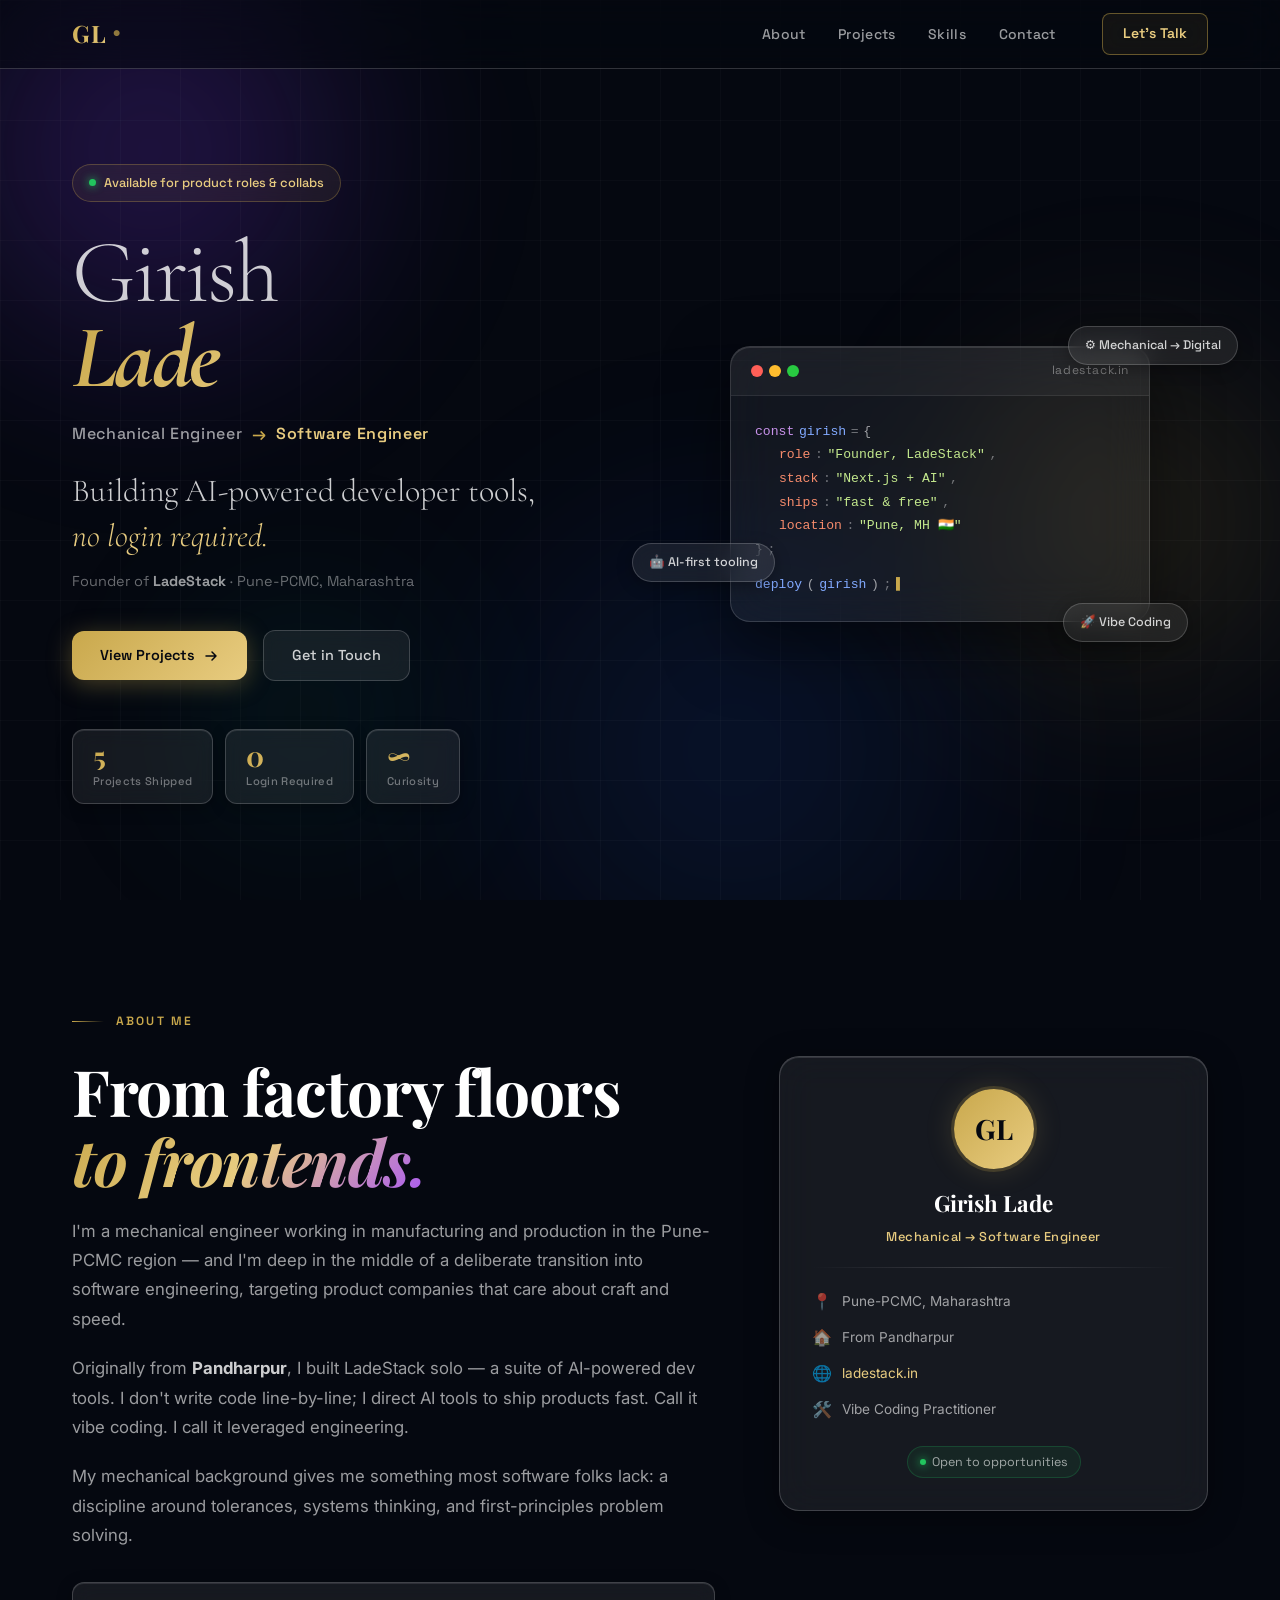
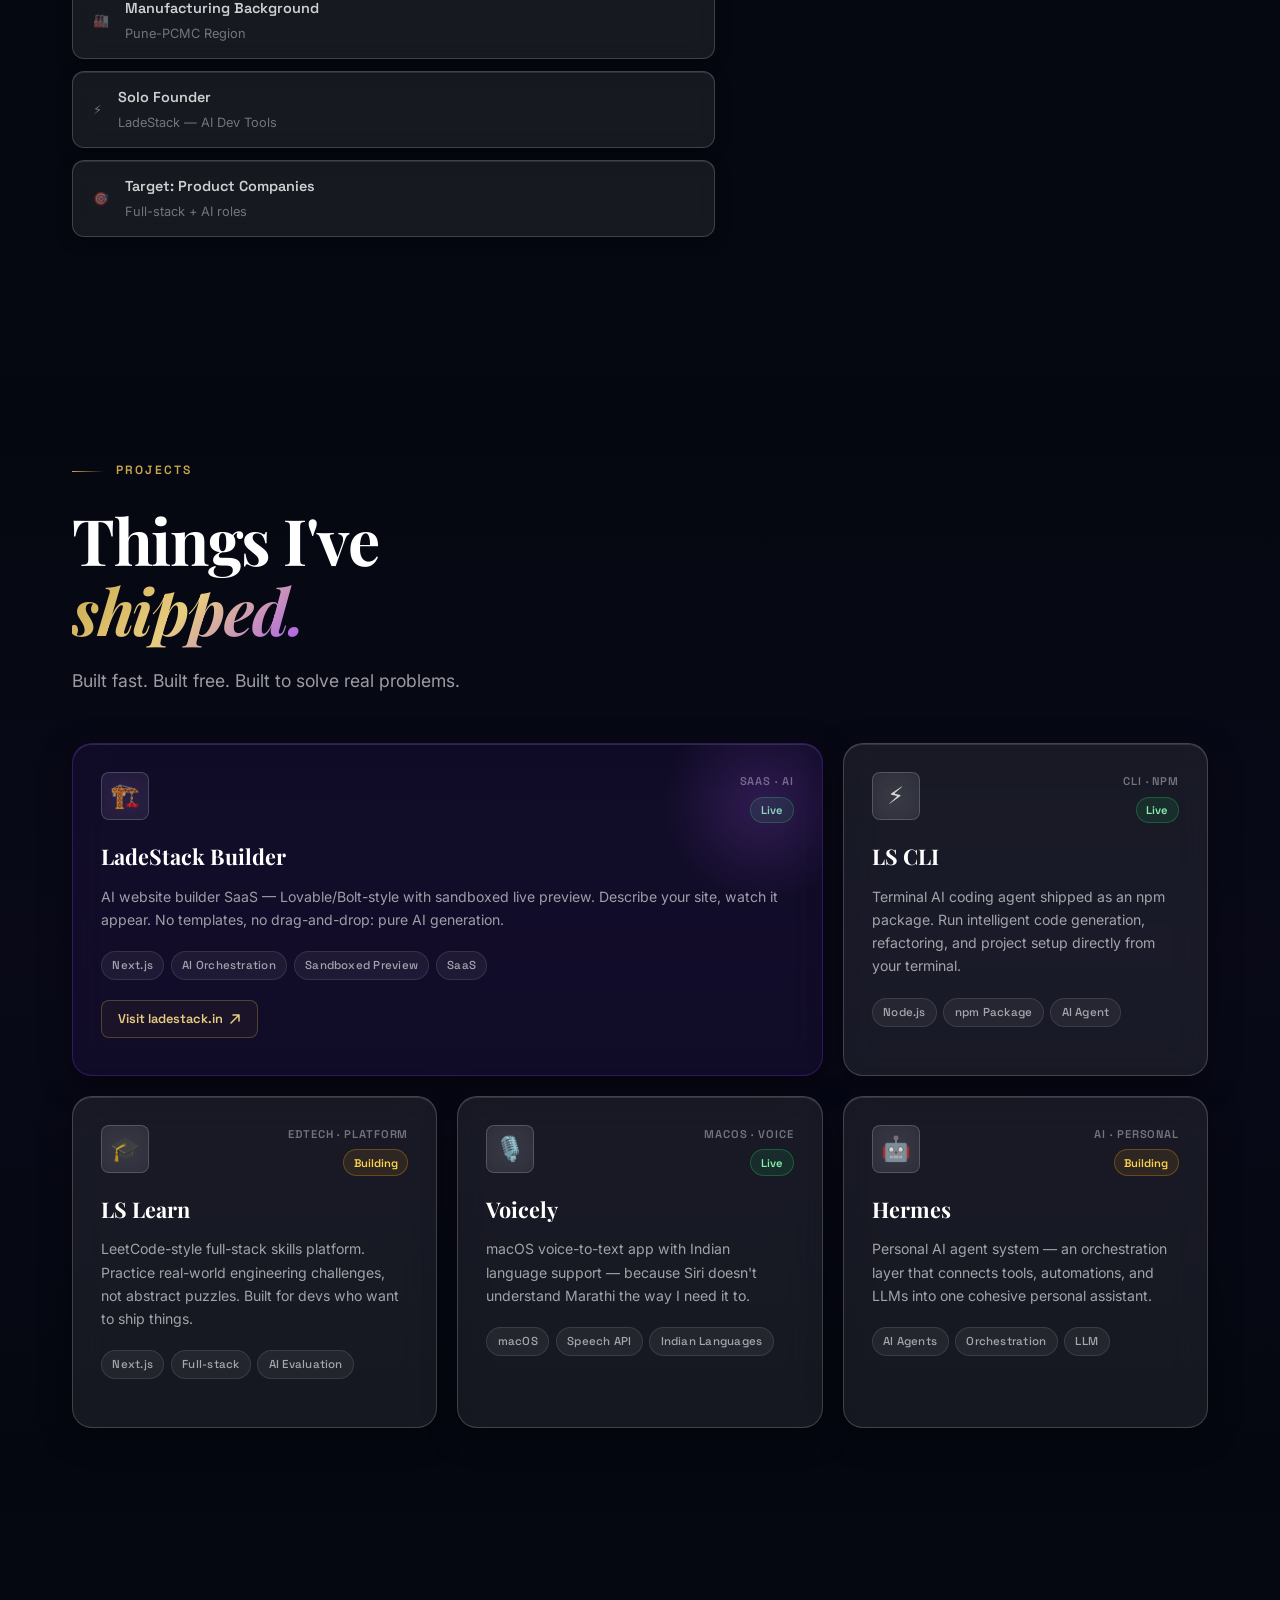
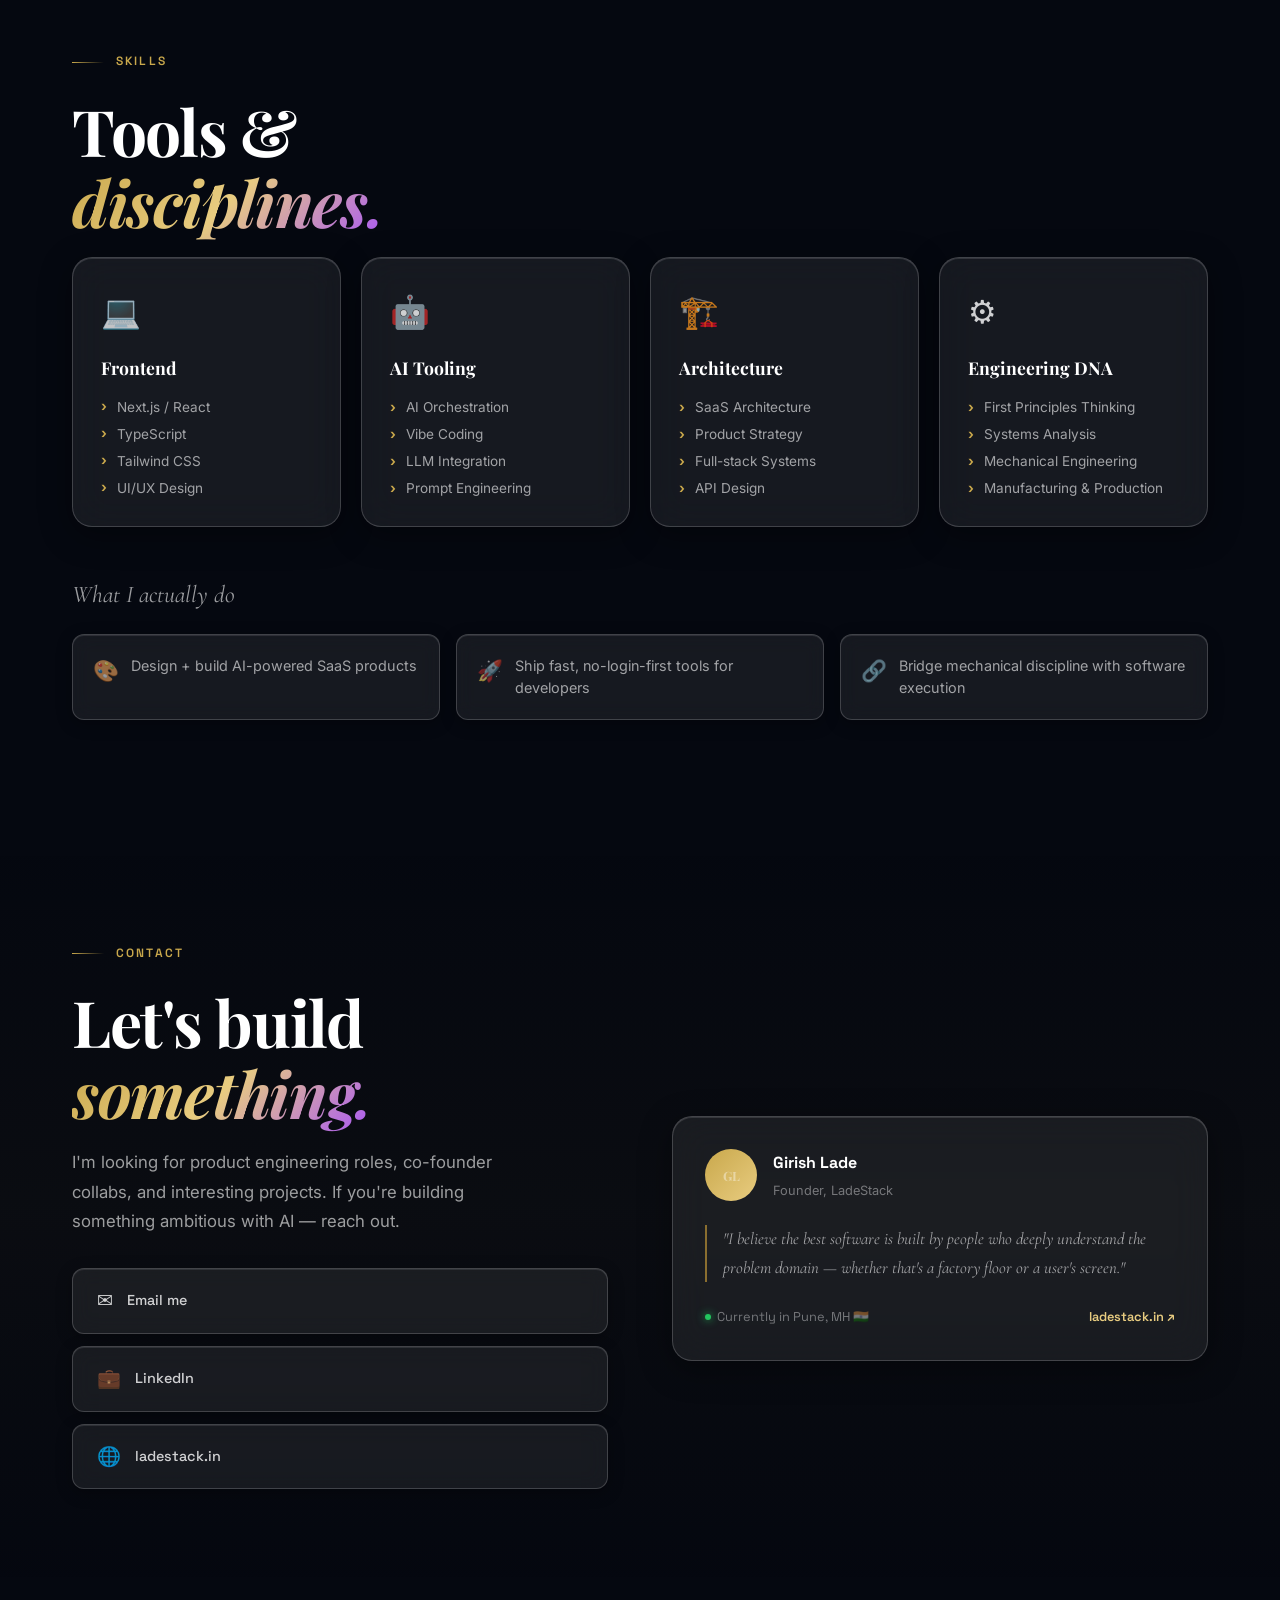
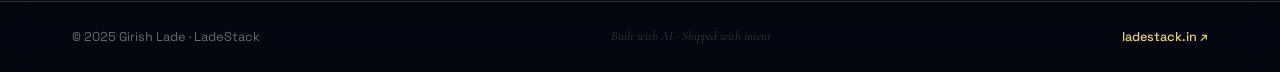
<file: portfolio-glassmorphism-1/index.html>
<!DOCTYPE html>
<html lang="en">
<head>
  <meta charset="UTF-8" />
  <meta name="viewport" content="width=device-width, initial-scale=1.0" />
  <title>Girish Lade — Mechanical Engineer → Software Engineer</title>
  <meta name="description" content="Building AI-powered developer tools, no login required. Founder of LadeStack." />

  <!-- Luxury Fonts -->
  <link rel="preconnect" href="https://fonts.googleapis.com" />
  <link rel="preconnect" href="https://fonts.gstatic.com" crossorigin />
  <link href="https://fonts.googleapis.com/css2?family=Cormorant+Garamond:ital,wght@0,300;0,400;0,500;0,600;0,700;1,300;1,400&family=Playfair+Display:ital,wght@0,400;0,700;0,900;1,400&family=Inter:wght@300;400;500;600&family=Space+Grotesk:wght@300;400;500;600;700&display=swap" rel="stylesheet" />

  <link rel="stylesheet" href="style.css" />
</head>
<body>

  <!-- Animated Background -->
  <div class="bg-scene" aria-hidden="true">
    <div class="orb orb-1"></div>
    <div class="orb orb-2"></div>
    <div class="orb orb-3"></div>
    <div class="orb orb-4"></div>
    <div class="grid-overlay"></div>
  </div>

  <!-- Navigation -->
  <nav class="nav glass-nav" role="navigation" aria-label="Main navigation">
    <div class="nav-inner">
      <a href="#hero" class="nav-logo" aria-label="Girish Lade home">
        <span class="logo-text">GL</span>
        <span class="logo-dot" aria-hidden="true">●</span>
      </a>
      <ul class="nav-links" role="list">
        <li><a href="#about" class="nav-link">About</a></li>
        <li><a href="#projects" class="nav-link">Projects</a></li>
        <li><a href="#skills" class="nav-link">Skills</a></li>
        <li><a href="#contact" class="nav-link">Contact</a></li>
      </ul>
      <a href="#contact" class="nav-cta glass-btn">Let's Talk</a>
      <button class="hamburger" aria-label="Toggle menu" aria-expanded="false">
        <span></span><span></span><span></span>
      </button>
    </div>
  </nav>

  <main>

    <!-- ═══ HERO ═══ -->
    <section id="hero" class="hero-section">
      <div class="hero-content">
        <div class="hero-badge glass-badge reveal">
          <span class="badge-dot" aria-hidden="true"></span>
          Available for product roles & collabs
        </div>

        <h1 class="hero-name reveal">
          <span class="name-first">Girish</span>
          <span class="name-last">Lade</span>
        </h1>

        <p class="hero-title reveal">
          <span class="title-line">Mechanical Engineer</span>
          <span class="title-arrow" aria-hidden="true">→</span>
          <span class="title-line highlight">Software Engineer</span>
        </p>

        <p class="hero-tagline reveal">
          Building AI-powered developer tools,<br />
          <em>no login required.</em>
        </p>

        <p class="hero-sub reveal">
          Founder of <strong>LadeStack</strong> · Pune-PCMC, Maharashtra
        </p>

        <div class="hero-actions reveal">
          <a href="#projects" class="btn-primary glass-btn-primary">
            <span>View Projects</span>
            <svg width="16" height="16" viewBox="0 0 16 16" fill="none" aria-hidden="true"><path d="M3 8h10M9 4l4 4-4 4" stroke="currentColor" stroke-width="1.5" stroke-linecap="round" stroke-linejoin="round"/></svg>
          </a>
          <a href="#contact" class="btn-secondary glass-btn-secondary">Get in Touch</a>
        </div>

        <!-- Floating stats -->
        <div class="hero-stats reveal">
          <div class="stat-card glass-card-sm">
            <span class="stat-num">5</span>
            <span class="stat-label">Projects Shipped</span>
          </div>
          <div class="stat-card glass-card-sm">
            <span class="stat-num">0</span>
            <span class="stat-label">Login Required</span>
          </div>
          <div class="stat-card glass-card-sm">
            <span class="stat-num">∞</span>
            <span class="stat-label">Curiosity</span>
          </div>
        </div>
      </div>

      <div class="hero-visual reveal" aria-hidden="true">
        <div class="hero-card glass-hero-card">
          <div class="hero-card-header">
            <span class="dot red"></span>
            <span class="dot yellow"></span>
            <span class="dot green"></span>
            <span class="card-title">ladestack.in</span>
          </div>
          <div class="code-block">
            <div class="code-line"><span class="token-keyword">const</span> <span class="token-var">girish</span> <span class="token-op">=</span> <span class="token-bracket">{</span></div>
            <div class="code-line indent"><span class="token-key">role</span><span class="token-op">:</span> <span class="token-str">"Founder, LadeStack"</span><span class="token-comma">,</span></div>
            <div class="code-line indent"><span class="token-key">stack</span><span class="token-op">:</span> <span class="token-str">"Next.js + AI"</span><span class="token-comma">,</span></div>
            <div class="code-line indent"><span class="token-key">ships</span><span class="token-op">:</span> <span class="token-str">"fast & free"</span><span class="token-comma">,</span></div>
            <div class="code-line indent"><span class="token-key">location</span><span class="token-op">:</span> <span class="token-str">"Pune, MH 🇮🇳"</span></div>
            <div class="code-line"><span class="token-bracket">}</span><span class="token-semi">;</span></div>
            <div class="code-line mt"><span class="token-func">deploy</span><span class="token-bracket">(</span><span class="token-var">girish</span><span class="token-bracket">)</span><span class="token-semi">;</span> <span class="cursor-blink">▌</span></div>
          </div>
        </div>

        <div class="floating-pill glass-pill pill-1">
          <span>⚙️ Mechanical → Digital</span>
        </div>
        <div class="floating-pill glass-pill pill-2">
          <span>🤖 AI-first tooling</span>
        </div>
        <div class="floating-pill glass-pill pill-3">
          <span>🚀 Vibe Coding</span>
        </div>
      </div>
    </section>

    <!-- ═══ ABOUT ═══ -->
    <section id="about" class="section about-section">
      <div class="section-inner">
        <div class="section-label reveal">
          <span class="label-line" aria-hidden="true"></span>
          About Me
        </div>

        <div class="about-grid">
          <div class="about-text reveal">
            <h2 class="section-title">
              From factory floors<br />
              <em>to frontends.</em>
            </h2>
            <p class="about-para">
              I'm a mechanical engineer working in manufacturing and production in the Pune-PCMC region — and I'm deep in the middle of a deliberate transition into software engineering, targeting product companies that care about craft and speed.
            </p>
            <p class="about-para">
              Originally from <strong>Pandharpur</strong>, I built LadeStack solo — a suite of AI-powered dev tools. I don't write code line-by-line; I direct AI tools to ship products fast. Call it vibe coding. I call it leveraged engineering.
            </p>
            <p class="about-para">
              My mechanical background gives me something most software folks lack: a discipline around tolerances, systems thinking, and first-principles problem solving.
            </p>

            <div class="about-highlights">
              <div class="highlight-item glass-card-sm reveal">
                <span class="highlight-icon" aria-hidden="true">🏭</span>
                <div>
                  <strong>Manufacturing Background</strong>
                  <span>Pune-PCMC Region</span>
                </div>
              </div>
              <div class="highlight-item glass-card-sm reveal">
                <span class="highlight-icon" aria-hidden="true">⚡</span>
                <div>
                  <strong>Solo Founder</strong>
                  <span>LadeStack — AI Dev Tools</span>
                </div>
              </div>
              <div class="highlight-item glass-card-sm reveal">
                <span class="highlight-icon" aria-hidden="true">🎯</span>
                <div>
                  <strong>Target: Product Companies</strong>
                  <span>Full-stack + AI roles</span>
                </div>
              </div>
            </div>
          </div>

          <div class="about-visual reveal">
            <div class="identity-card glass-card">
              <div class="id-avatar" aria-label="Girish Lade avatar">GL</div>
              <h3 class="id-name">Girish Lade</h3>
              <p class="id-role">Mechanical → Software Engineer</p>
              <div class="id-divider" aria-hidden="true"></div>
              <ul class="id-facts" role="list">
                <li>
                  <span class="fact-icon" aria-hidden="true">📍</span>
                  <span>Pune-PCMC, Maharashtra</span>
                </li>
                <li>
                  <span class="fact-icon" aria-hidden="true">🏠</span>
                  <span>From Pandharpur</span>
                </li>
                <li>
                  <span class="fact-icon" aria-hidden="true">🌐</span>
                  <a href="https://ladestack.in" target="_blank" rel="noopener noreferrer">ladestack.in</a>
                </li>
                <li>
                  <span class="fact-icon" aria-hidden="true">🛠️</span>
                  <span>Vibe Coding Practitioner</span>
                </li>
              </ul>
              <div class="id-status">
                <span class="status-dot" aria-hidden="true"></span>
                Open to opportunities
              </div>
            </div>
          </div>
        </div>
      </div>
    </section>

    <!-- ═══ PROJECTS ═══ -->
    <section id="projects" class="section projects-section">
      <div class="section-inner">
        <div class="section-label reveal">
          <span class="label-line" aria-hidden="true"></span>
          Projects
        </div>
        <h2 class="section-title reveal">
          Things I've<br /><em>shipped.</em>
        </h2>
        <p class="section-subtitle reveal">
          Built fast. Built free. Built to solve real problems.
        </p>

        <div class="projects-grid">

          <!-- Project 1 — LadeStack Builder (featured) -->
          <article class="project-card project-featured glass-card reveal" tabindex="0">
            <div class="project-glow" aria-hidden="true"></div>
            <div class="project-header">
              <div class="project-icon glass-icon" aria-hidden="true">🏗️</div>
              <div class="project-meta">
                <span class="project-tag">SaaS · AI</span>
                <span class="project-status status-live">Live</span>
              </div>
            </div>
            <h3 class="project-name">LadeStack Builder</h3>
            <p class="project-desc">
              AI website builder SaaS — Lovable/Bolt-style with sandboxed live preview. Describe your site, watch it appear. No templates, no drag-and-drop: pure AI generation.
            </p>
            <ul class="project-tech" role="list" aria-label="Technologies used">
              <li>Next.js</li>
              <li>AI Orchestration</li>
              <li>Sandboxed Preview</li>
              <li>SaaS</li>
            </ul>
            <a href="https://ladestack.in" target="_blank" rel="noopener noreferrer" class="project-link glass-btn-sm">
              Visit ladestack.in
              <svg width="12" height="12" viewBox="0 0 12 12" fill="none" aria-hidden="true"><path d="M2 10L10 2M10 2H4M10 2v6" stroke="currentColor" stroke-width="1.5" stroke-linecap="round"/></svg>
            </a>
          </article>

          <!-- Project 2 — LS CLI -->
          <article class="project-card glass-card reveal" tabindex="0">
            <div class="project-header">
              <div class="project-icon glass-icon" aria-hidden="true">⚡</div>
              <div class="project-meta">
                <span class="project-tag">CLI · npm</span>
                <span class="project-status status-live">Live</span>
              </div>
            </div>
            <h3 class="project-name">LS CLI</h3>
            <p class="project-desc">
              Terminal AI coding agent shipped as an npm package. Run intelligent code generation, refactoring, and project setup directly from your terminal.
            </p>
            <ul class="project-tech" role="list" aria-label="Technologies used">
              <li>Node.js</li>
              <li>npm Package</li>
              <li>AI Agent</li>
            </ul>
          </article>

          <!-- Project 3 — LS Learn -->
          <article class="project-card glass-card reveal" tabindex="0">
            <div class="project-header">
              <div class="project-icon glass-icon" aria-hidden="true">🎓</div>
              <div class="project-meta">
                <span class="project-tag">EdTech · Platform</span>
                <span class="project-status status-build">Building</span>
              </div>
            </div>
            <h3 class="project-name">LS Learn</h3>
            <p class="project-desc">
              LeetCode-style full-stack skills platform. Practice real-world engineering challenges, not abstract puzzles. Built for devs who want to ship things.
            </p>
            <ul class="project-tech" role="list" aria-label="Technologies used">
              <li>Next.js</li>
              <li>Full-stack</li>
              <li>AI Evaluation</li>
            </ul>
          </article>

          <!-- Project 4 — Voicely -->
          <article class="project-card glass-card reveal" tabindex="0">
            <div class="project-header">
              <div class="project-icon glass-icon" aria-hidden="true">🎙️</div>
              <div class="project-meta">
                <span class="project-tag">macOS · Voice</span>
                <span class="project-status status-live">Live</span>
              </div>
            </div>
            <h3 class="project-name">Voicely</h3>
            <p class="project-desc">
              macOS voice-to-text app with Indian language support — because Siri doesn't understand Marathi the way I need it to.
            </p>
            <ul class="project-tech" role="list" aria-label="Technologies used">
              <li>macOS</li>
              <li>Speech API</li>
              <li>Indian Languages</li>
            </ul>
          </article>

          <!-- Project 5 — Hermes -->
          <article class="project-card glass-card reveal" tabindex="0">
            <div class="project-header">
              <div class="project-icon glass-icon" aria-hidden="true">🤖</div>
              <div class="project-meta">
                <span class="project-tag">AI · Personal</span>
                <span class="project-status status-build">Building</span>
              </div>
            </div>
            <h3 class="project-name">Hermes</h3>
            <p class="project-desc">
              Personal AI agent system — an orchestration layer that connects tools, automations, and LLMs into one cohesive personal assistant.
            </p>
            <ul class="project-tech" role="list" aria-label="Technologies used">
              <li>AI Agents</li>
              <li>Orchestration</li>
              <li>LLM</li>
            </ul>
          </article>

        </div>
      </div>
    </section>

    <!-- ═══ SKILLS ═══ -->
    <section id="skills" class="section skills-section">
      <div class="section-inner">
        <div class="section-label reveal">
          <span class="label-line" aria-hidden="true"></span>
          Skills
        </div>
        <h2 class="section-title reveal">
          Tools &amp;<br /><em>disciplines.</em>
        </h2>

        <div class="skills-grid">
          <div class="skill-cluster glass-card reveal">
            <div class="cluster-icon" aria-hidden="true">💻</div>
            <h3 class="cluster-title">Frontend</h3>
            <ul class="skill-list" role="list">
              <li>Next.js / React</li>
              <li>TypeScript</li>
              <li>Tailwind CSS</li>
              <li>UI/UX Design</li>
            </ul>
          </div>

          <div class="skill-cluster glass-card reveal">
            <div class="cluster-icon" aria-hidden="true">🤖</div>
            <h3 class="cluster-title">AI Tooling</h3>
            <ul class="skill-list" role="list">
              <li>AI Orchestration</li>
              <li>Vibe Coding</li>
              <li>LLM Integration</li>
              <li>Prompt Engineering</li>
            </ul>
          </div>

          <div class="skill-cluster glass-card reveal">
            <div class="cluster-icon" aria-hidden="true">🏗️</div>
            <h3 class="cluster-title">Architecture</h3>
            <ul class="skill-list" role="list">
              <li>SaaS Architecture</li>
              <li>Product Strategy</li>
              <li>Full-stack Systems</li>
              <li>API Design</li>
            </ul>
          </div>

          <div class="skill-cluster glass-card reveal">
            <div class="cluster-icon" aria-hidden="true">⚙️</div>
            <h3 class="cluster-title">Engineering DNA</h3>
            <ul class="skill-list" role="list">
              <li>First Principles Thinking</li>
              <li>Systems Analysis</li>
              <li>Mechanical Engineering</li>
              <li>Manufacturing &amp; Production</li>
            </ul>
          </div>
        </div>

        <!-- What I do list -->
        <div class="what-i-do reveal">
          <h3 class="wid-title">What I actually do</h3>
          <div class="wid-grid">
            <div class="wid-item glass-card-sm">
              <span aria-hidden="true">🎨</span>
              Design + build AI-powered SaaS products
            </div>
            <div class="wid-item glass-card-sm">
              <span aria-hidden="true">🚀</span>
              Ship fast, no-login-first tools for developers
            </div>
            <div class="wid-item glass-card-sm">
              <span aria-hidden="true">🔗</span>
              Bridge mechanical discipline with software execution
            </div>
          </div>
        </div>
      </div>
    </section>

    <!-- ═══ CONTACT ═══ -->
    <section id="contact" class="section contact-section">
      <div class="section-inner">
        <div class="section-label reveal">
          <span class="label-line" aria-hidden="true"></span>
          Contact
        </div>

        <div class="contact-wrap">
          <div class="contact-text reveal">
            <h2 class="section-title">
              Let's build<br />
              <em>something.</em>
            </h2>
            <p class="contact-para">
              I'm looking for product engineering roles, co-founder collabs, and interesting projects. If you're building something ambitious with AI — reach out.
            </p>
            <div class="contact-links">
              <a href="mailto:hello@ladestack.in" class="contact-link glass-card-sm" aria-label="Send email">
                <span aria-hidden="true">✉️</span>
                <span>Email me</span>
              </a>
              <a href="https://linkedin.com" target="_blank" rel="noopener noreferrer" class="contact-link glass-card-sm" aria-label="LinkedIn profile">
                <span aria-hidden="true">💼</span>
                <span>LinkedIn</span>
              </a>
              <a href="https://ladestack.in" target="_blank" rel="noopener noreferrer" class="contact-link glass-card-sm" aria-label="LadeStack website">
                <span aria-hidden="true">🌐</span>
                <span>ladestack.in</span>
              </a>
            </div>
          </div>

          <div class="contact-card glass-card reveal">
            <div class="cc-header">
              <span class="cc-avatar" aria-hidden="true">GL</span>
              <div>
                <strong>Girish Lade</strong>
                <span>Founder, LadeStack</span>
              </div>
            </div>
            <blockquote class="cc-quote">
              "I believe the best software is built by people who deeply understand the problem domain — whether that's a factory floor or a user's screen."
            </blockquote>
            <div class="cc-footer">
              <span class="cc-status">
                <span class="status-dot" aria-hidden="true"></span>
                Currently in Pune, MH 🇮🇳
              </span>
              <a href="https://ladestack.in" target="_blank" rel="noopener noreferrer" class="cc-site">ladestack.in ↗</a>
            </div>
          </div>
        </div>
      </div>
    </section>

  </main>

  <!-- Footer -->
  <footer class="footer glass-footer">
    <div class="footer-inner">
      <span class="footer-copy">© 2025 Girish Lade · LadeStack</span>
      <span class="footer-tagline">Built with AI · Shipped with intent</span>
      <a href="https://ladestack.in" target="_blank" rel="noopener noreferrer" class="footer-link">ladestack.in ↗</a>
    </div>
  </footer>

  <script src="script.js"></script>
</body>
</html>
</file>
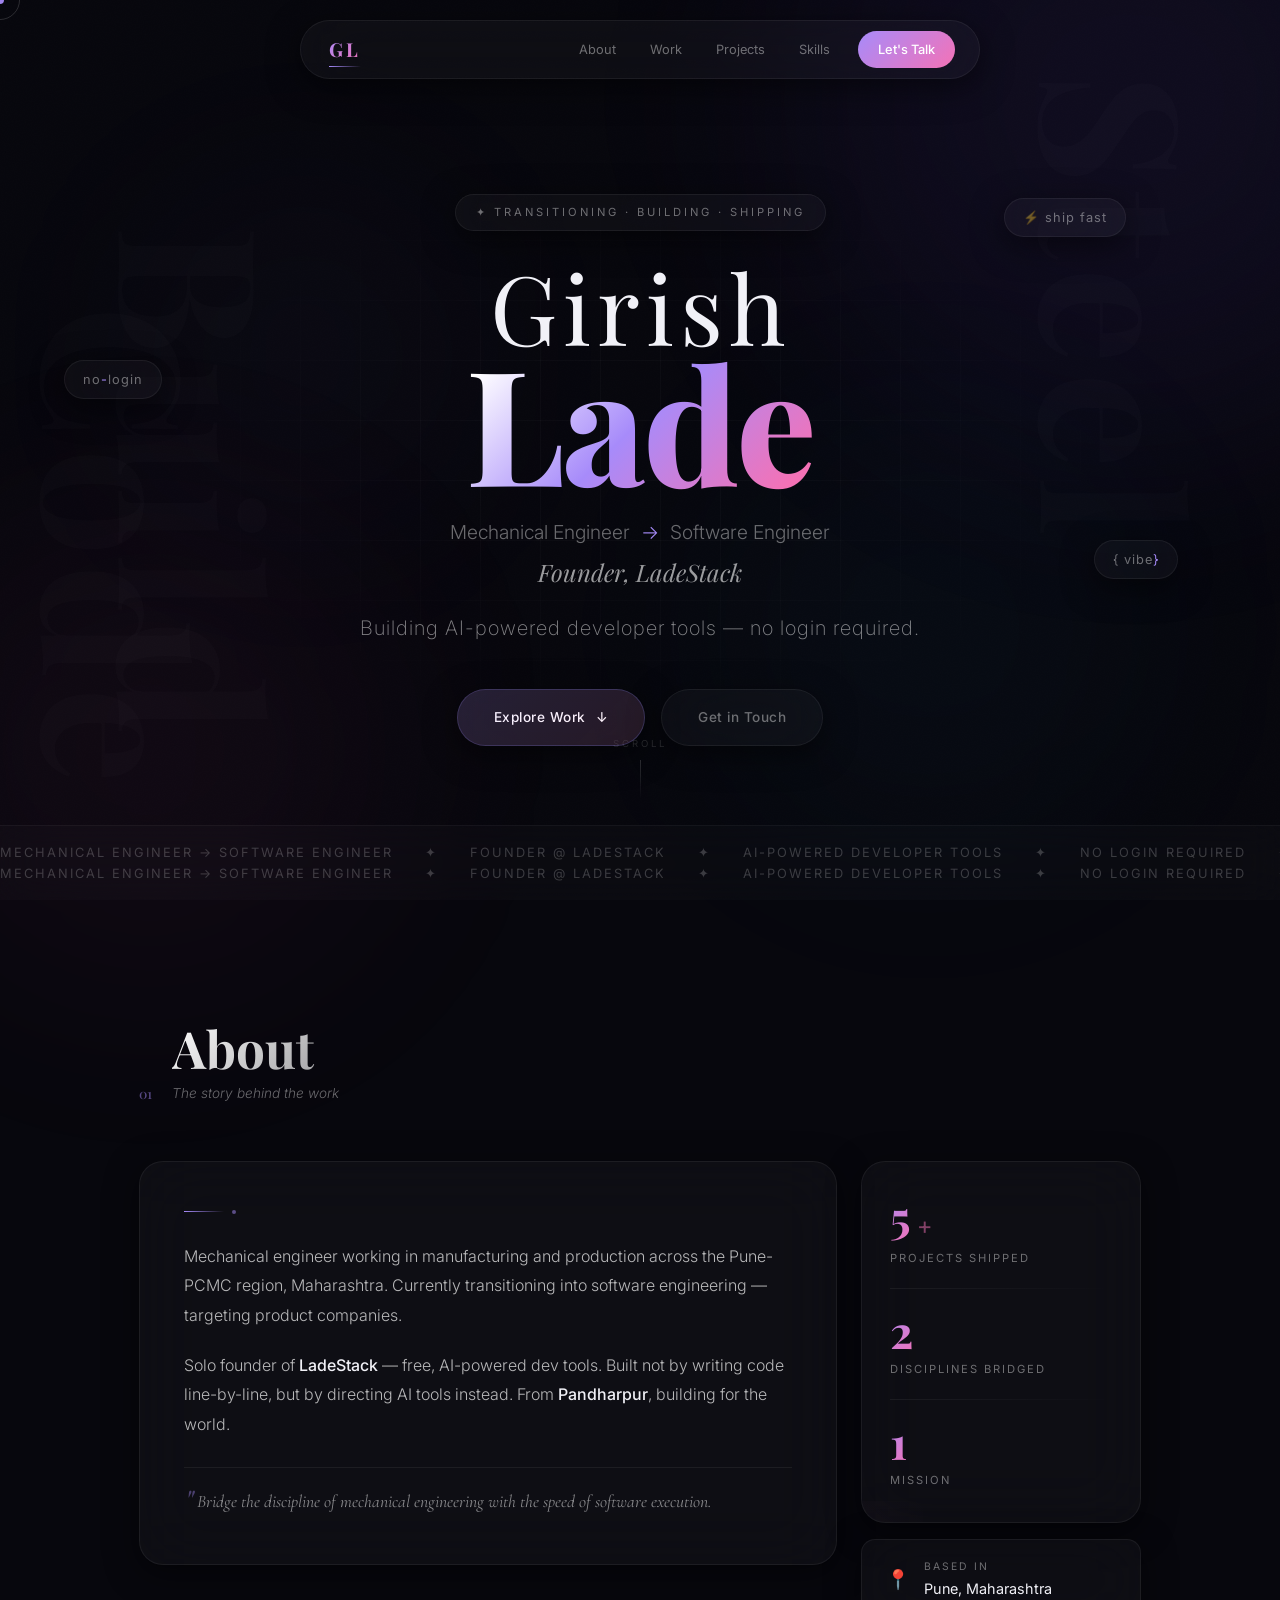
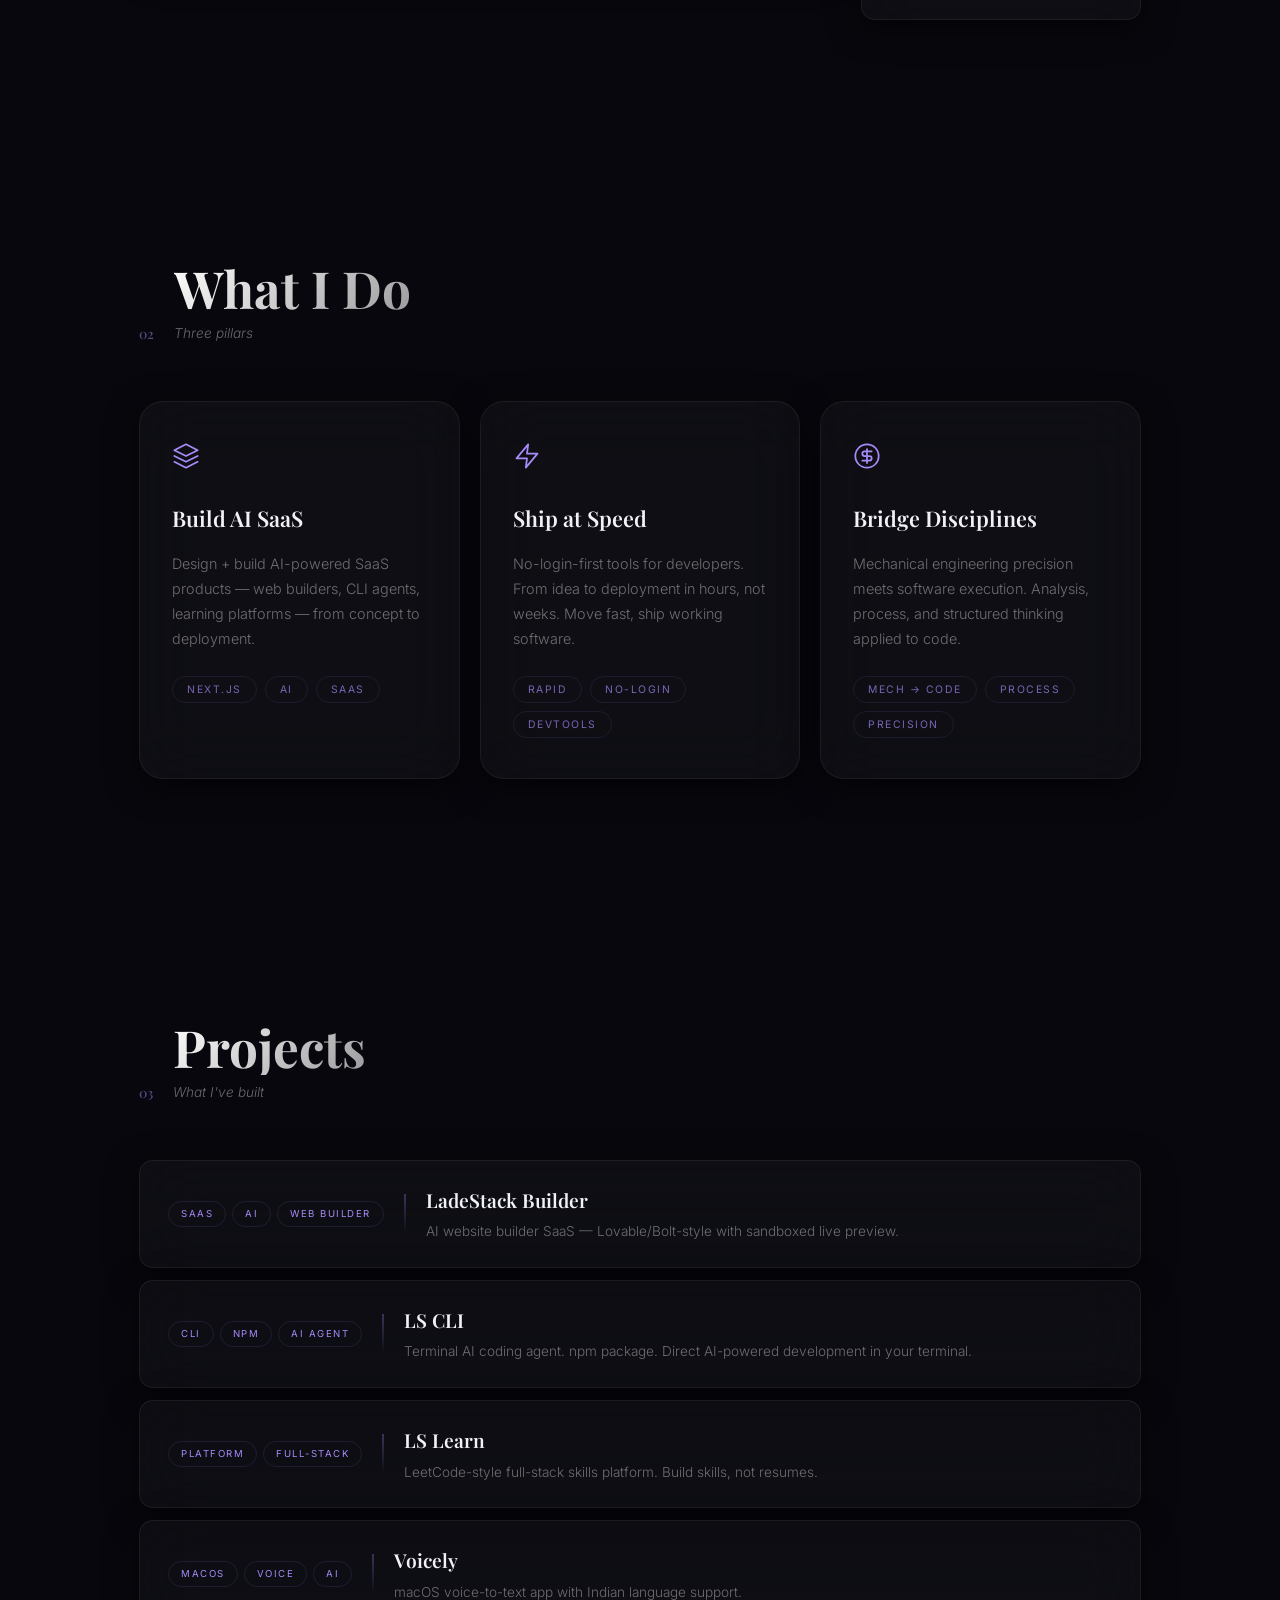
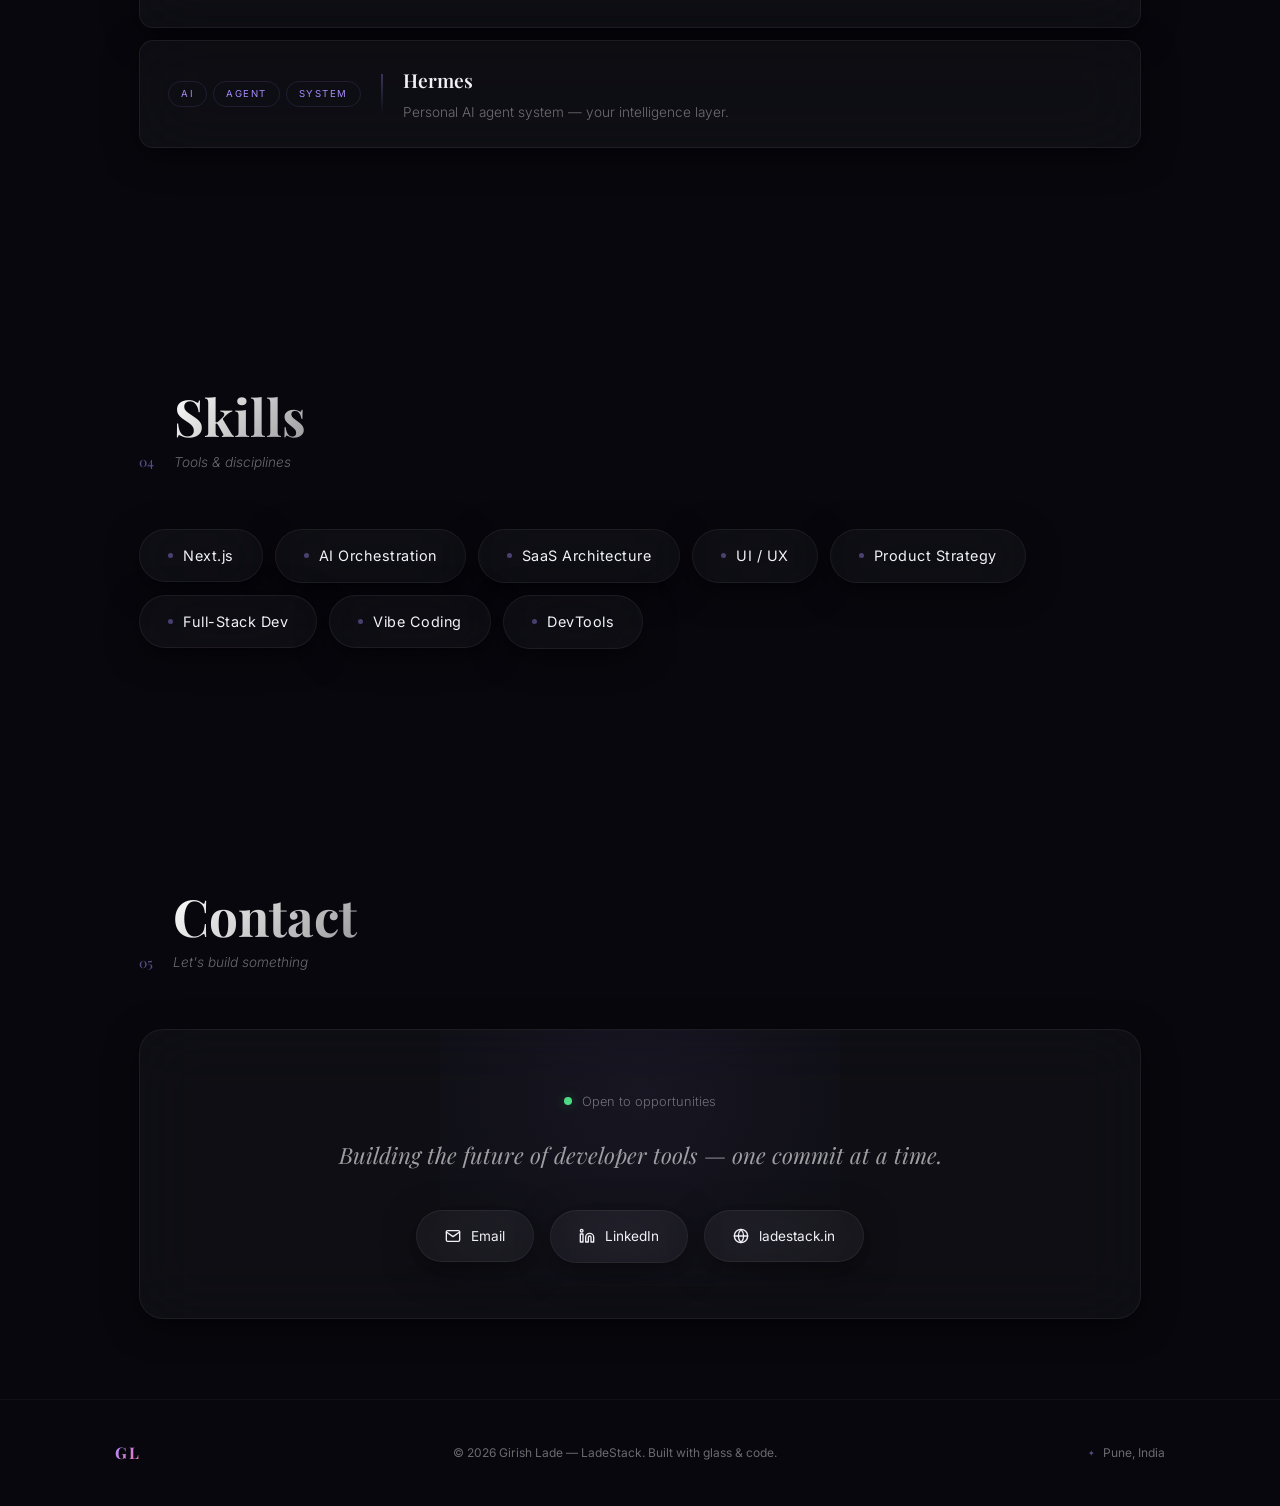
<file: portfolio-glassmorphism-2/index.html>
<!DOCTYPE html>
<html lang="en">
<head>
  <meta charset="UTF-8">
  <meta name="viewport" content="width=device-width, initial-scale=1.0">
  <title>Girish Lade — Founder, LadeStack</title>
  <link rel="preconnect" href="https://fonts.googleapis.com">
  <link rel="preconnect" href="https://fonts.gstatic.com" crossorigin>
  <link href="https://fonts.googleapis.com/css2?family=Playfair+Display:ital,wght@0,400;0,500;0,600;0,700;0,800;1,400;1,500;1,700&family=Inter:wght@200;300;400;500;600;700&family=Cormorant+Garamond:ital,wght@0,300;0,400;0,500;0,600;1,300;1,400&display=swap" rel="stylesheet">
  <link rel="stylesheet" href="style.css">
</head>
<body>

  <div class="cursor"></div>
  <div class="cursor-follower"></div>

  <div class="noise"></div>

  <div class="bg-grid"></div>
  <div class="bg-orb bg-orb--1"></div>
  <div class="bg-orb bg-orb--2"></div>
  <div class="bg-orb bg-orb--3"></div>
  <div class="bg-orb bg-orb--4"></div>

  <div class="grain"></div>

  <nav class="nav glass" id="nav">
    <div class="nav__inner">
      <a href="#hero" class="nav__logo">GL</a>
      <div class="nav__links">
        <a href="#about" class="nav__link"><span class="nav__link-label">About</span><span class="nav__link-indicator"></span></a>
        <a href="#work" class="nav__link"><span class="nav__link-label">Work</span><span class="nav__link-indicator"></span></a>
        <a href="#projects" class="nav__link"><span class="nav__link-label">Projects</span><span class="nav__link-indicator"></span></a>
        <a href="#skills" class="nav__link"><span class="nav__link-label">Skills</span><span class="nav__link-indicator"></span></a>
        <a href="#contact" class="nav__link nav__link--cta">Let's Talk</a>
      </div>
      <button class="nav__toggle" aria-label="menu">
        <span></span><span></span><span></span>
      </button>
    </div>
  </nav>

  <main>
    <section class="hero" id="hero">
      <div class="hero__bg-icon hero__bg-icon--1">Steel</div>
      <div class="hero__bg-icon hero__bg-icon--2">Code</div>
      <div class="hero__bg-icon hero__bg-icon--3">Build</div>

      <div class="hero__floating hero__floating--1 glass">⚡ ship fast</div>
      <div class="hero__floating hero__floating--2 glass">{ vibe<span class="hero__floating-acc">}</span></div>
      <div class="hero__floating hero__floating--3 glass">no<span class="hero__floating-acc">-</span>login</div>

      <div class="hero__content">
        <div class="hero__badge glass">✦ Transitioning · Building · Shipping</div>
        <h1 class="hero__name">
          <span class="hero__name-line hero__name-line--1">Girish</span>
          <span class="hero__name-line hero__name-line--2">Lade</span>
        </h1>
        <div class="hero__title">
          <span class="hero__title-main">Mechanical Engineer <span class="hero__title-arrow">→</span> Software Engineer</span>
          <span class="hero__title-sub">Founder, LadeStack</span>
        </div>
        <p class="hero__tagline">Building AI-powered developer tools — no login required.</p>
        <div class="hero__actions">
          <a href="#projects" class="btn btn--primary glass">
            <span class="btn__text">Explore Work</span>
            <span class="btn__icon">↓</span>
          </a>
          <a href="#contact" class="btn btn--glass glass">
            <span class="btn__text">Get in Touch</span>
          </a>
        </div>
      </div>

      <div class="hero__scroll">
        <span class="hero__scroll-text">Scroll</span>
        <div class="hero__scroll-line"></div>
      </div>

      <div class="hero__marquee">
        <div class="hero__marquee-track">
          <span>Mechanical Engineer → Software Engineer</span>
          <span>✦</span>
          <span>Founder @ LadeStack</span>
          <span>✦</span>
          <span>AI-Powered Developer Tools</span>
          <span>✦</span>
          <span>No Login Required</span>
          <span>✦</span>
        </div>
      </div>
    </section>

    <section class="section" id="about">
      <div class="section__header">
        <span class="section__number">01</span>
        <div>
          <h2 class="section__title">About</h2>
          <p class="section__sub">The story behind the work</p>
        </div>
      </div>
      <div class="about__grid">
        <div class="about__card glass">
          <div class="about__card-glow"></div>
          <div class="about__decorative">
            <span class="about__decorative-line"></span>
            <span class="about__decorative-dot"></span>
          </div>
          <p class="about__text">Mechanical engineer working in manufacturing and production across the Pune-PCMC region, Maharashtra. Currently transitioning into software engineering — targeting product companies.</p>
          <p class="about__text">Solo founder of <strong>LadeStack</strong> — free, AI-powered dev tools. Built not by writing code line-by-line, but by directing AI tools instead. From <strong>Pandharpur</strong>, building for the world.</p>
          <div class="about__quote">
            <span class="about__quote-mark">"</span>
            <span>Bridge the discipline of mechanical engineering with the speed of software execution.</span>
          </div>
        </div>
        <div class="about__side">
          <div class="about__stat-card glass">
            <div class="about__stat-card-glow"></div>
            <div class="about__stat-item">
              <span class="about__stat-value" data-target="5">0</span>
              <span class="about__stat-plus">+</span>
              <span class="about__stat-label">Projects Shipped</span>
            </div>
            <div class="about__stat-divider"></div>
            <div class="about__stat-item">
              <span class="about__stat-value" data-target="2">0</span>
              <span class="about__stat-label">Disciplines Bridged</span>
            </div>
            <div class="about__stat-divider"></div>
            <div class="about__stat-item">
              <span class="about__stat-value" data-target="1">0</span>
              <span class="about__stat-label">Mission</span>
            </div>
          </div>
          <div class="about__origin glass">
            <span class="about__origin-icon">📍</span>
            <div>
              <span class="about__origin-label">Based in</span>
              <span class="about__origin-value">Pune, Maharashtra</span>
            </div>
          </div>
        </div>
      </div>
    </section>

    <section class="section" id="work">
      <div class="section__header">
        <span class="section__number">02</span>
        <div>
          <h2 class="section__title">What I Do</h2>
          <p class="section__sub">Three pillars</p>
        </div>
      </div>
      <div class="work__grid">
        <div class="work__card glass" data-index="0">
          <div class="work__card-glow"></div>
          <div class="work__card-bg"></div>
          <div class="work__icon">
            <svg width="28" height="28" viewBox="0 0 24 24" fill="none" stroke="currentColor" stroke-width="1.5" stroke-linecap="round" stroke-linejoin="round"><path d="M12 2L2 7l10 5 10-5-10-5z"/><path d="M2 17l10 5 10-5"/><path d="M2 12l10 5 10-5"/></svg>
          </div>
          <h3 class="work__title">Build AI SaaS</h3>
          <p class="work__desc">Design + build AI-powered SaaS products — web builders, CLI agents, learning platforms — from concept to deployment.</p>
          <div class="work__tags">
            <span>Next.js</span>
            <span>AI</span>
            <span>SaaS</span>
          </div>
        </div>
        <div class="work__card glass" data-index="1">
          <div class="work__card-glow"></div>
          <div class="work__card-bg"></div>
          <div class="work__icon">
            <svg width="28" height="28" viewBox="0 0 24 24" fill="none" stroke="currentColor" stroke-width="1.5" stroke-linecap="round" stroke-linejoin="round"><polyline points="13 2 3 14 12 14 11 22 21 10 12 10 13 2"/></svg>
          </div>
          <h3 class="work__title">Ship at Speed</h3>
          <p class="work__desc">No-login-first tools for developers. From idea to deployment in hours, not weeks. Move fast, ship working software.</p>
          <div class="work__tags">
            <span>Rapid</span>
            <span>No-login</span>
            <span>DevTools</span>
          </div>
        </div>
        <div class="work__card glass" data-index="2">
          <div class="work__card-glow"></div>
          <div class="work__card-bg"></div>
          <div class="work__icon">
            <svg width="28" height="28" viewBox="0 0 24 24" fill="none" stroke="currentColor" stroke-width="1.5" stroke-linecap="round" stroke-linejoin="round"><circle cx="12" cy="12" r="10"/><path d="M16 8h-6a2 2 0 1 0 0 4h4a2 2 0 1 1 0 4H8"/><path d="M12 18V6"/></svg>
          </div>
          <h3 class="work__title">Bridge Disciplines</h3>
          <p class="work__desc">Mechanical engineering precision meets software execution. Analysis, process, and structured thinking applied to code.</p>
          <div class="work__tags">
            <span>Mech → Code</span>
            <span>Process</span>
            <span>Precision</span>
          </div>
        </div>
      </div>
    </section>

    <section class="section" id="projects">
      <div class="section__header">
        <span class="section__number">03</span>
        <div>
          <h2 class="section__title">Projects</h2>
          <p class="section__sub">What I've built</p>
        </div>
      </div>
      <div class="projects__list">
        <div class="project__card glass" data-index="0">
          <div class="project__card-glow"></div>
          <div class="project__meta">
            <span class="project__tag">SaaS</span>
            <span class="project__tag">AI</span>
            <span class="project__tag">Web Builder</span>
          </div>
          <div class="project__bar"></div>
          <div class="project__body">
            <h3 class="project__name">LadeStack Builder</h3>
            <p class="project__desc">AI website builder SaaS — Lovable/Bolt-style with sandboxed live preview.</p>
          </div>
          <span class="project__arrow">
            <svg width="20" height="20" viewBox="0 0 24 24" fill="none" stroke="currentColor" stroke-width="2" stroke-linecap="round" stroke-linejoin="round"><line x1="5" y1="12" x2="19" y2="12"/><polyline points="12 5 19 12 12 19"/></svg>
          </span>
        </div>
        <div class="project__card glass" data-index="1">
          <div class="project__card-glow"></div>
          <div class="project__meta">
            <span class="project__tag">CLI</span>
            <span class="project__tag">npm</span>
            <span class="project__tag">AI Agent</span>
          </div>
          <div class="project__bar"></div>
          <div class="project__body">
            <h3 class="project__name">LS CLI</h3>
            <p class="project__desc">Terminal AI coding agent. npm package. Direct AI-powered development in your terminal.</p>
          </div>
          <span class="project__arrow">
            <svg width="20" height="20" viewBox="0 0 24 24" fill="none" stroke="currentColor" stroke-width="2" stroke-linecap="round" stroke-linejoin="round"><line x1="5" y1="12" x2="19" y2="12"/><polyline points="12 5 19 12 12 19"/></svg>
          </span>
        </div>
        <div class="project__card glass" data-index="2">
          <div class="project__card-glow"></div>
          <div class="project__meta">
            <span class="project__tag">Platform</span>
            <span class="project__tag">Full-stack</span>
          </div>
          <div class="project__bar"></div>
          <div class="project__body">
            <h3 class="project__name">LS Learn</h3>
            <p class="project__desc">LeetCode-style full-stack skills platform. Build skills, not resumes.</p>
          </div>
          <span class="project__arrow">
            <svg width="20" height="20" viewBox="0 0 24 24" fill="none" stroke="currentColor" stroke-width="2" stroke-linecap="round" stroke-linejoin="round"><line x1="5" y1="12" x2="19" y2="12"/><polyline points="12 5 19 12 12 19"/></svg>
          </span>
        </div>
        <div class="project__card glass" data-index="3">
          <div class="project__card-glow"></div>
          <div class="project__meta">
            <span class="project__tag">macOS</span>
            <span class="project__tag">Voice</span>
            <span class="project__tag">AI</span>
          </div>
          <div class="project__bar"></div>
          <div class="project__body">
            <h3 class="project__name">Voicely</h3>
            <p class="project__desc">macOS voice-to-text app with Indian language support.</p>
          </div>
          <span class="project__arrow">
            <svg width="20" height="20" viewBox="0 0 24 24" fill="none" stroke="currentColor" stroke-width="2" stroke-linecap="round" stroke-linejoin="round"><line x1="5" y1="12" x2="19" y2="12"/><polyline points="12 5 19 12 12 19"/></svg>
          </span>
        </div>
        <div class="project__card glass" data-index="4">
          <div class="project__card-glow"></div>
          <div class="project__meta">
            <span class="project__tag">AI</span>
            <span class="project__tag">Agent</span>
            <span class="project__tag">System</span>
          </div>
          <div class="project__bar"></div>
          <div class="project__body">
            <h3 class="project__name">Hermes</h3>
            <p class="project__desc">Personal AI agent system — your intelligence layer.</p>
          </div>
          <span class="project__arrow">
            <svg width="20" height="20" viewBox="0 0 24 24" fill="none" stroke="currentColor" stroke-width="2" stroke-linecap="round" stroke-linejoin="round"><line x1="5" y1="12" x2="19" y2="12"/><polyline points="12 5 19 12 12 19"/></svg>
          </span>
        </div>
      </div>
    </section>

    <section class="section" id="skills">
      <div class="section__header">
        <span class="section__number">04</span>
        <div>
          <h2 class="section__title">Skills</h2>
          <p class="section__sub">Tools & disciplines</p>
        </div>
      </div>
      <div class="skills__grid">
        <div class="skill__pill glass"><span class="skill__pill-dot"></span>Next.js</div>
        <div class="skill__pill glass"><span class="skill__pill-dot"></span>AI Orchestration</div>
        <div class="skill__pill glass"><span class="skill__pill-dot"></span>SaaS Architecture</div>
        <div class="skill__pill glass"><span class="skill__pill-dot"></span>UI / UX</div>
        <div class="skill__pill glass"><span class="skill__pill-dot"></span>Product Strategy</div>
        <div class="skill__pill glass"><span class="skill__pill-dot"></span>Full-Stack Dev</div>
        <div class="skill__pill glass"><span class="skill__pill-dot"></span>Vibe Coding</div>
        <div class="skill__pill glass"><span class="skill__pill-dot"></span>DevTools</div>
      </div>
    </section>

    <section class="section section--last" id="contact">
      <div class="section__header">
        <span class="section__number">05</span>
        <div>
          <h2 class="section__title">Contact</h2>
          <p class="section__sub">Let's build something</p>
        </div>
      </div>
      <div class="contact__card glass">
        <div class="contact__card-glow"></div>
        <div class="contact__top">
          <span class="contact__status">
            <span class="contact__status-dot"></span>
            Open to opportunities
          </span>
        </div>
        <p class="contact__text">Building the future of developer tools — one commit at a time.</p>
        <div class="contact__links">
          <a href="#" class="contact__link glass">
            <svg width="16" height="16" viewBox="0 0 24 24" fill="none" stroke="currentColor" stroke-width="2" stroke-linecap="round" stroke-linejoin="round"><path d="M4 4h16c1.1 0 2 .9 2 2v12c0 1.1-.9 2-2 2H4c-1.1 0-2-.9-2-2V6c0-1.1.9-2 2-2z"/><polyline points="22,6 12,13 2,6"/></svg>
            Email
          </a>
          <a href="#" class="contact__link glass">
            <svg width="16" height="16" viewBox="0 0 24 24" fill="none" stroke="currentColor" stroke-width="2" stroke-linecap="round" stroke-linejoin="round"><path d="M16 8a6 6 0 0 1 6 6v7h-4v-7a2 2 0 0 0-2-2 2 2 0 0 0-2 2v7h-4v-7a6 6 0 0 1 6-6z"/><rect x="2" y="9" width="4" height="12"/><circle cx="4" cy="4" r="2"/></svg>
            LinkedIn
          </a>
          <a href="#" class="contact__link glass">
            <svg width="16" height="16" viewBox="0 0 24 24" fill="none" stroke="currentColor" stroke-width="2" stroke-linecap="round" stroke-linejoin="round"><circle cx="12" cy="12" r="10"/><line x1="2" y1="12" x2="22" y2="12"/><path d="M12 2a15.3 15.3 0 0 1 4 10 15.3 15.3 0 0 1-4 10 15.3 15.3 0 0 1-4-10 15.3 15.3 0 0 1 4-10z"/></svg>
            ladestack.in
          </a>
        </div>
      </div>
    </section>
  </main>

  <footer class="footer">
    <div class="footer__inner">
      <span class="footer__logo">GL</span>
      <p class="footer__text">© 2026 Girish Lade — LadeStack. Built with glass & code.</p>
      <div class="footer__links">
        <span class="footer__dot">✦</span>
        <span>Pune, India</span>
      </div>
    </div>
  </footer>

  <script src="script.js"></script>
</body>
</html>
</file>
<file: portfolio-glassmorphism-1/style.css>
/* ═══════════════════════════════════════════════
   GIRISH LADE PORTFOLIO — Glass Morphism
   style.css
═══════════════════════════════════════════════ */

/* ── Variables ── */
:root {
  --gold:        #c9a84c;
  --gold-light:  #e8cc80;
  --gold-dim:    #8a6e2f;
  --white:       #ffffff;
  --white-80:    rgba(255,255,255,0.80);
  --white-60:    rgba(255,255,255,0.60);
  --white-40:    rgba(255,255,255,0.40);
  --white-20:    rgba(255,255,255,0.20);
  --white-10:    rgba(255,255,255,0.10);
  --white-06:    rgba(255,255,255,0.06);
  --bg:          #050810;
  --bg-2:        #080d1a;
  --purple:      #7c3aed;
  --purple-2:    #a855f7;
  --blue:        #2563eb;
  --blue-2:      #60a5fa;
  --teal:        #0d9488;
  --glass-bg:    rgba(255,255,255,0.07);
  --glass-bg-h:  rgba(255,255,255,0.13);
  --glass-border:rgba(255,255,255,0.18);
  --glass-shadow:0 8px 32px rgba(0,0,0,0.4);
  --blur:        blur(18px);
  --blur-sm:     blur(10px);
  --radius:      20px;
  --radius-sm:   12px;
  --radius-xs:   8px;
  --ff-serif:    'Playfair Display', Georgia, serif;
  --ff-elegant:  'Cormorant Garamond', Georgia, serif;
  --ff-sans:     'Space Grotesk', 'Inter', system-ui, sans-serif;
  --ff-body:     'Inter', system-ui, sans-serif;
  --transition:  0.35s cubic-bezier(0.4,0,0.2,1);
}

/* ── Reset ── */
*, *::before, *::after { box-sizing: border-box; margin: 0; padding: 0; }
html { scroll-behavior: smooth; font-size: 16px; }
body {
  background: var(--bg);
  color: var(--white-80);
  font-family: var(--ff-body);
  font-weight: 400;
  line-height: 1.65;
  overflow-x: hidden;
  -webkit-font-smoothing: antialiased;
}
a { color: inherit; text-decoration: none; }
ul { list-style: none; }
img { max-width: 100%; display: block; }
button { cursor: pointer; border: none; background: none; font: inherit; }

/* ── Scrollbar ── */
::-webkit-scrollbar { width: 6px; }
::-webkit-scrollbar-track { background: var(--bg); }
::-webkit-scrollbar-thumb { background: var(--glass-border); border-radius: 3px; }

/* ── Focus ── */
:focus-visible {
  outline: 2px solid var(--gold);
  outline-offset: 3px;
  border-radius: 4px;
}

/* ════════════════════════════════════
   ANIMATED BACKGROUND
════════════════════════════════════ */
.bg-scene {
  position: fixed;
  inset: 0;
  z-index: 0;
  pointer-events: none;
  overflow: hidden;
}

.orb {
  position: absolute;
  border-radius: 50%;
  filter: blur(80px);
  opacity: 0.55;
  animation: orbFloat 18s ease-in-out infinite;
}
.orb-1 {
  width: 600px; height: 600px;
  background: radial-gradient(circle, #7c3aed88, transparent 70%);
  top: -150px; left: -150px;
  animation-duration: 20s;
}
.orb-2 {
  width: 500px; height: 500px;
  background: radial-gradient(circle, #c9a84c55, transparent 70%);
  top: 30%; right: -100px;
  animation-duration: 25s;
  animation-delay: -6s;
}
.orb-3 {
  width: 700px; height: 700px;
  background: radial-gradient(circle, #2563eb44, transparent 70%);
  bottom: -200px; left: 30%;
  animation-duration: 22s;
  animation-delay: -12s;
}
.orb-4 {
  width: 350px; height: 350px;
  background: radial-gradient(circle, #0d948844, transparent 70%);
  top: 60%; left: 10%;
  animation-duration: 17s;
  animation-delay: -4s;
}

@keyframes orbFloat {
  0%,100% { transform: translate(0,0) scale(1); }
  33%      { transform: translate(40px,-60px) scale(1.05); }
  66%      { transform: translate(-30px,40px) scale(0.95); }
}

.grid-overlay {
  position: absolute;
  inset: 0;
  background-image:
    linear-gradient(rgba(255,255,255,0.025) 1px, transparent 1px),
    linear-gradient(90deg, rgba(255,255,255,0.025) 1px, transparent 1px);
  background-size: 60px 60px;
}

/* ════════════════════════════════════
   GLASS UTILITY CLASSES
════════════════════════════════════ */
.glass-card {
  background: var(--glass-bg);
  backdrop-filter: var(--blur);
  -webkit-backdrop-filter: var(--blur);
  border: 1px solid var(--glass-border);
  border-radius: var(--radius);
  box-shadow: var(--glass-shadow), inset 0 1px 0 rgba(255,255,255,0.12);
}
.glass-card-sm {
  background: var(--glass-bg);
  backdrop-filter: var(--blur-sm);
  -webkit-backdrop-filter: var(--blur-sm);
  border: 1px solid var(--glass-border);
  border-radius: var(--radius-sm);
  box-shadow: 0 4px 16px rgba(0,0,0,0.3), inset 0 1px 0 rgba(255,255,255,0.10);
}

/* ════════════════════════════════════
   NAVIGATION
════════════════════════════════════ */
.nav {
  position: fixed;
  top: 0; left: 0; right: 0;
  z-index: 100;
  transition: var(--transition);
}
.glass-nav {
  background: rgba(5,8,16,0.55);
  backdrop-filter: blur(24px);
  -webkit-backdrop-filter: blur(24px);
  border-bottom: 1px solid var(--glass-border);
}
.glass-nav.scrolled {
  background: rgba(5,8,16,0.80);
  border-bottom-color: rgba(201,168,76,0.25);
}
.nav-inner {
  max-width: 1200px;
  margin: 0 auto;
  padding: 0 2rem;
  height: 68px;
  display: flex;
  align-items: center;
  gap: 2rem;
}
.nav-logo {
  display: flex;
  align-items: center;
  gap: 6px;
  margin-right: auto;
}
.logo-text {
  font-family: var(--ff-serif);
  font-size: 1.5rem;
  font-weight: 700;
  background: linear-gradient(135deg, var(--gold), var(--gold-light));
  -webkit-background-clip: text;
  -webkit-text-fill-color: transparent;
  background-clip: text;
  letter-spacing: 0.05em;
}
.logo-dot {
  color: var(--gold);
  font-size: 0.5rem;
  opacity: 0.7;
  animation: pulse 2s ease-in-out infinite;
}
@keyframes pulse { 0%,100%{opacity:.7} 50%{opacity:1} }

.nav-links {
  display: flex;
  gap: 0.25rem;
}
.nav-link {
  font-family: var(--ff-sans);
  font-size: 0.875rem;
  font-weight: 500;
  color: var(--white-60);
  padding: 0.4rem 0.9rem;
  border-radius: var(--radius-xs);
  transition: var(--transition);
  letter-spacing: 0.02em;
}
.nav-link:hover, .nav-link.active {
  color: var(--white);
  background: var(--white-10);
}
.nav-cta {
  font-family: var(--ff-sans);
  font-size: 0.875rem;
  font-weight: 600;
  padding: 0.5rem 1.25rem;
  border-radius: var(--radius-xs);
  border: 1px solid rgba(201,168,76,0.45);
  color: var(--gold-light);
  background: rgba(201,168,76,0.08);
  backdrop-filter: var(--blur-sm);
  transition: var(--transition);
}
.nav-cta:hover {
  background: rgba(201,168,76,0.18);
  border-color: var(--gold);
  color: var(--gold-light);
  box-shadow: 0 0 20px rgba(201,168,76,0.2);
}
.hamburger {
  display: none;
  flex-direction: column;
  gap: 5px;
  padding: 4px;
}
.hamburger span {
  display: block;
  width: 22px; height: 2px;
  background: var(--white-60);
  border-radius: 2px;
  transition: var(--transition);
}
.hamburger.open span:nth-child(1) { transform: rotate(45deg) translate(5px,5px); }
.hamburger.open span:nth-child(2) { opacity: 0; }
.hamburger.open span:nth-child(3) { transform: rotate(-45deg) translate(5px,-5px); }


/* ════════════════════════════════════
   LAYOUT HELPERS
════════════════════════════════════ */
main { position: relative; z-index: 1; }
.section { padding: 7rem 0; position: relative; }
.section-inner {
  max-width: 1200px;
  margin: 0 auto;
  padding: 0 2rem;
}
.section-label {
  display: flex;
  align-items: center;
  gap: 0.75rem;
  font-family: var(--ff-sans);
  font-size: 0.75rem;
  font-weight: 600;
  letter-spacing: 0.18em;
  text-transform: uppercase;
  color: var(--gold);
  margin-bottom: 1.5rem;
}
.label-line {
  display: block;
  width: 32px; height: 1px;
  background: linear-gradient(90deg, var(--gold), transparent);
}
.section-title {
  font-family: var(--ff-serif);
  font-size: clamp(2.5rem, 5vw, 4rem);
  font-weight: 700;
  line-height: 1.1;
  color: var(--white);
  margin-bottom: 1.25rem;
  letter-spacing: -0.02em;
}
.section-title em {
  font-style: italic;
  background: linear-gradient(135deg, var(--gold), var(--gold-light), var(--purple-2));
  -webkit-background-clip: text;
  -webkit-text-fill-color: transparent;
  background-clip: text;
}
.section-subtitle {
  font-size: 1.1rem;
  color: var(--white-60);
  margin-bottom: 3rem;
  max-width: 480px;
}

/* ════════════════════════════════════
   HERO SECTION
════════════════════════════════════ */
.hero-section {
  min-height: 100vh;
  padding: 0 2rem;
  padding-top: 68px;
  max-width: 1200px;
  margin: 0 auto;
  display: grid;
  grid-template-columns: 1fr 1fr;
  align-items: center;
  gap: 4rem;
  position: relative;
  z-index: 1;
}

/* Badge */
.glass-badge {
  display: inline-flex;
  align-items: center;
  gap: 8px;
  padding: 0.45rem 1rem;
  border-radius: 999px;
  border: 1px solid rgba(201,168,76,0.3);
  background: rgba(201,168,76,0.08);
  backdrop-filter: var(--blur-sm);
  font-size: 0.8rem;
  font-family: var(--ff-sans);
  font-weight: 500;
  color: var(--gold-light);
  margin-bottom: 1.75rem;
  width: fit-content;
}
.badge-dot {
  width: 7px; height: 7px;
  border-radius: 50%;
  background: #22c55e;
  box-shadow: 0 0 8px #22c55e;
  animation: pulse 2s ease-in-out infinite;
}

/* Name */
.hero-name {
  font-family: var(--ff-elegant);
  font-size: clamp(3.5rem, 7vw, 6.5rem);
  font-weight: 300;
  line-height: 0.95;
  letter-spacing: -0.03em;
  margin-bottom: 1.25rem;
  display: flex;
  flex-direction: column;
}
.name-first {
  color: var(--white-80);
}
.name-last {
  background: linear-gradient(135deg, var(--gold) 0%, var(--gold-light) 50%, #f5e09a 100%);
  -webkit-background-clip: text;
  -webkit-text-fill-color: transparent;
  background-clip: text;
  font-weight: 700;
  font-style: italic;
}

/* Title */
.hero-title {
  display: flex;
  align-items: center;
  gap: 0.6rem;
  font-family: var(--ff-sans);
  font-size: clamp(0.85rem, 1.5vw, 1rem);
  font-weight: 500;
  letter-spacing: 0.04em;
  margin-bottom: 1.25rem;
  flex-wrap: wrap;
}
.title-line { color: var(--white-60); }
.title-arrow { color: var(--gold); font-size: 1.1em; }
.title-line.highlight {
  color: var(--gold-light);
  font-weight: 600;
}

/* Tagline */
.hero-tagline {
  font-family: var(--ff-elegant);
  font-size: clamp(1.4rem, 2.5vw, 2rem);
  font-weight: 300;
  line-height: 1.4;
  color: var(--white-80);
  margin-bottom: 0.75rem;
}
.hero-tagline em {
  font-style: italic;
  color: var(--gold-light);
}
.hero-sub {
  font-size: 0.9rem;
  color: var(--white-40);
  font-family: var(--ff-sans);
  margin-bottom: 2.25rem;
}
.hero-sub strong { color: var(--white-60); }

/* Hero Buttons */
.hero-actions {
  display: flex;
  gap: 1rem;
  align-items: center;
  margin-bottom: 3rem;
  flex-wrap: wrap;
}
.btn-primary {
  display: inline-flex;
  align-items: center;
  gap: 0.5rem;
  padding: 0.8rem 1.75rem;
  border-radius: var(--radius-sm);
  font-family: var(--ff-sans);
  font-size: 0.9rem;
  font-weight: 600;
  color: var(--bg);
  background: linear-gradient(135deg, var(--gold), var(--gold-light));
  transition: var(--transition);
  box-shadow: 0 4px 24px rgba(201,168,76,0.35);
}
.btn-primary:hover {
  transform: translateY(-2px);
  box-shadow: 0 8px 32px rgba(201,168,76,0.5);
  filter: brightness(1.08);
}
.btn-secondary {
  display: inline-flex;
  align-items: center;
  padding: 0.8rem 1.75rem;
  border-radius: var(--radius-sm);
  font-family: var(--ff-sans);
  font-size: 0.9rem;
  font-weight: 500;
  color: var(--white-80);
  background: var(--glass-bg);
  border: 1px solid var(--glass-border);
  backdrop-filter: var(--blur-sm);
  transition: var(--transition);
}
.btn-secondary:hover {
  background: var(--glass-bg-h);
  color: var(--white);
  border-color: rgba(255,255,255,0.3);
  transform: translateY(-2px);
}

/* Hero Stats */
.hero-stats {
  display: flex;
  gap: 0.75rem;
  flex-wrap: wrap;
}
.stat-card {
  padding: 0.75rem 1.25rem;
  display: flex;
  flex-direction: column;
  gap: 2px;
  min-width: 90px;
}
.stat-num {
  font-family: var(--ff-serif);
  font-size: 1.75rem;
  font-weight: 700;
  background: linear-gradient(135deg, var(--gold), var(--gold-light));
  -webkit-background-clip: text;
  -webkit-text-fill-color: transparent;
  background-clip: text;
  line-height: 1;
}
.stat-label {
  font-size: 0.7rem;
  color: var(--white-40);
  font-family: var(--ff-sans);
  font-weight: 500;
  letter-spacing: 0.03em;
}

/* ── Hero Visual (right column) ── */
.hero-visual {
  position: relative;
  display: flex;
  justify-content: center;
  align-items: center;
}

.glass-hero-card {
  background: rgba(255,255,255,0.06);
  backdrop-filter: blur(24px);
  -webkit-backdrop-filter: blur(24px);
  border: 1px solid rgba(255,255,255,0.15);
  border-radius: var(--radius);
  box-shadow: 0 24px 64px rgba(0,0,0,0.5), inset 0 1px 0 rgba(255,255,255,0.12);
  width: 100%;
  max-width: 420px;
  overflow: hidden;
}
.hero-card-header {
  display: flex;
  align-items: center;
  gap: 6px;
  padding: 0.875rem 1.25rem;
  background: rgba(255,255,255,0.04);
  border-bottom: 1px solid rgba(255,255,255,0.08);
}
.dot { width: 12px; height: 12px; border-radius: 50%; }
.dot.red    { background: #ff5f57; }
.dot.yellow { background: #ffbd2e; }
.dot.green  { background: #28ca41; }
.card-title {
  font-family: var(--ff-sans);
  font-size: 0.75rem;
  color: var(--white-40);
  margin-left: auto;
  letter-spacing: 0.05em;
}
.code-block {
  padding: 1.5rem;
  font-family: 'SF Mono', 'Fira Code', 'Cascadia Code', monospace;
  font-size: 0.82rem;
  line-height: 1.8;
}
.code-line { display: flex; gap: 0.35em; align-items: center; flex-wrap: wrap; }
.code-line.indent { padding-left: 1.5rem; }
.code-line.mt { margin-top: 0.75rem; }
.token-keyword { color: #c792ea; }
.token-var     { color: #82aaff; }
.token-op      { color: var(--white-40); }
.token-bracket { color: var(--white-60); }
.token-key     { color: #f78c6c; }
.token-str     { color: #c3e88d; }
.token-comma   { color: var(--white-40); }
.token-func    { color: #82aaff; }
.token-semi    { color: var(--white-40); }
.cursor-blink  {
  color: var(--gold);
  animation: blink 1.1s step-end infinite;
}
@keyframes blink { 0%,100%{opacity:1} 50%{opacity:0} }

/* Floating pills */
.floating-pill {
  position: absolute;
  font-family: var(--ff-sans);
  font-size: 0.78rem;
  font-weight: 500;
  padding: 0.5rem 1rem;
  border-radius: 999px;
  color: var(--white-80);
  white-space: nowrap;
}
.glass-pill {
  background: rgba(255,255,255,0.08);
  backdrop-filter: blur(12px);
  -webkit-backdrop-filter: blur(12px);
  border: 1px solid rgba(255,255,255,0.18);
  box-shadow: 0 4px 16px rgba(0,0,0,0.3);
}
.pill-1 { top: -20px;  right: -30px; animation: floatPill 6s ease-in-out infinite; }
.pill-2 { bottom: 40px; left: -40px; animation: floatPill 7s ease-in-out infinite 1s; }
.pill-3 { bottom: -20px; right: 20px; animation: floatPill 5.5s ease-in-out infinite 0.5s; }
@keyframes floatPill {
  0%,100% { transform: translateY(0); }
  50%      { transform: translateY(-10px); }
}


/* ════════════════════════════════════
   ABOUT SECTION
════════════════════════════════════ */
.about-grid {
  display: grid;
  grid-template-columns: 1.2fr 0.8fr;
  gap: 4rem;
  align-items: start;
}
.about-para {
  color: var(--white-60);
  font-size: 1.05rem;
  line-height: 1.75;
  margin-bottom: 1.25rem;
}
.about-para strong { color: var(--white-80); }
.about-highlights {
  display: flex;
  flex-direction: column;
  gap: 0.75rem;
  margin-top: 2rem;
}
.highlight-item {
  display: flex;
  align-items: center;
  gap: 1rem;
  padding: 0.875rem 1.25rem;
  transition: var(--transition);
}
.highlight-item:hover {
  background: var(--glass-bg-h);
  border-color: rgba(201,168,76,0.3);
  transform: translateX(4px);
}
.highlight-icon { font-size: 1.4rem; }
.highlight-item div {
  display: flex;
  flex-direction: column;
  gap: 2px;
}
.highlight-item strong {
  font-family: var(--ff-sans);
  font-size: 0.9rem;
  font-weight: 600;
  color: var(--white-80);
}
.highlight-item span {
  font-size: 0.8rem;
  color: var(--white-40);
}

/* Identity Card */
.identity-card {
  padding: 2rem;
  text-align: center;
  position: sticky;
  top: 90px;
}
.id-avatar {
  width: 80px; height: 80px;
  border-radius: 50%;
  background: linear-gradient(135deg, var(--gold), var(--gold-light));
  display: flex;
  align-items: center;
  justify-content: center;
  font-family: var(--ff-serif);
  font-size: 1.75rem;
  font-weight: 700;
  color: var(--bg);
  margin: 0 auto 1rem;
  box-shadow: 0 0 0 3px rgba(201,168,76,0.2), 0 0 30px rgba(201,168,76,0.2);
}
.id-name {
  font-family: var(--ff-serif);
  font-size: 1.4rem;
  font-weight: 700;
  color: var(--white);
  margin-bottom: 0.25rem;
}
.id-role {
  font-size: 0.8rem;
  color: var(--gold-light);
  font-family: var(--ff-sans);
  font-weight: 500;
  letter-spacing: 0.04em;
  margin-bottom: 1.25rem;
}
.id-divider {
  height: 1px;
  background: linear-gradient(90deg, transparent, var(--glass-border), transparent);
  margin-bottom: 1.25rem;
}
.id-facts {
  text-align: left;
  display: flex;
  flex-direction: column;
  gap: 0.6rem;
  margin-bottom: 1.5rem;
}
.id-facts li {
  display: flex;
  align-items: center;
  gap: 0.6rem;
  font-size: 0.85rem;
  color: var(--white-60);
}
.fact-icon { font-size: 1rem; }
.id-facts a { color: var(--gold-light); transition: var(--transition); }
.id-facts a:hover { color: var(--gold); text-decoration: underline; }
.id-status {
  display: inline-flex;
  align-items: center;
  gap: 6px;
  font-size: 0.78rem;
  font-family: var(--ff-sans);
  color: var(--white-60);
  background: rgba(34,197,94,0.08);
  border: 1px solid rgba(34,197,94,0.2);
  padding: 0.3rem 0.75rem;
  border-radius: 999px;
}
.status-dot {
  width: 6px; height: 6px;
  border-radius: 50%;
  background: #22c55e;
  box-shadow: 0 0 8px #22c55e;
  animation: pulse 2s ease-in-out infinite;
  flex-shrink: 0;
}

/* ════════════════════════════════════
   PROJECTS SECTION
════════════════════════════════════ */
.projects-section {
  background: linear-gradient(180deg, transparent, rgba(124,58,237,0.04), transparent);
}
.projects-grid {
  display: grid;
  grid-template-columns: repeat(3, 1fr);
  gap: 1.25rem;
}
.project-card {
  padding: 1.75rem;
  position: relative;
  overflow: hidden;
  transition: var(--transition);
  cursor: default;
}
.project-card:hover {
  transform: translateY(-6px);
  background: var(--glass-bg-h);
  border-color: rgba(201,168,76,0.25);
  box-shadow: 0 16px 48px rgba(0,0,0,0.5), inset 0 1px 0 rgba(255,255,255,0.15);
}
.project-featured {
  grid-column: span 2;
  background: rgba(124,58,237,0.08);
  border-color: rgba(124,58,237,0.3);
}
.project-featured:hover {
  background: rgba(124,58,237,0.15);
  border-color: rgba(168,85,247,0.45);
}
.project-glow {
  position: absolute;
  top: -40px; right: -40px;
  width: 200px; height: 200px;
  background: radial-gradient(circle, rgba(168,85,247,0.2), transparent 70%);
  pointer-events: none;
}
.project-header {
  display: flex;
  align-items: flex-start;
  justify-content: space-between;
  margin-bottom: 1rem;
}
.project-icon {
  width: 48px; height: 48px;
  border-radius: var(--radius-xs);
  background: var(--glass-bg);
  border: 1px solid var(--glass-border);
  display: flex;
  align-items: center;
  justify-content: center;
  font-size: 1.5rem;
}
.glass-icon {
  backdrop-filter: var(--blur-sm);
  -webkit-backdrop-filter: var(--blur-sm);
}
.project-meta {
  display: flex;
  flex-direction: column;
  align-items: flex-end;
  gap: 0.4rem;
}
.project-tag {
  font-family: var(--ff-sans);
  font-size: 0.7rem;
  font-weight: 600;
  letter-spacing: 0.08em;
  color: var(--white-40);
  text-transform: uppercase;
}
.project-status {
  font-size: 0.7rem;
  font-family: var(--ff-sans);
  font-weight: 600;
  padding: 0.2rem 0.6rem;
  border-radius: 999px;
}
.status-live {
  background: rgba(34,197,94,0.12);
  border: 1px solid rgba(34,197,94,0.3);
  color: #86efac;
}
.status-build {
  background: rgba(245,158,11,0.1);
  border: 1px solid rgba(245,158,11,0.3);
  color: #fcd34d;
}
.project-name {
  font-family: var(--ff-serif);
  font-size: 1.35rem;
  font-weight: 700;
  color: var(--white);
  margin-bottom: 0.6rem;
}
.project-desc {
  font-size: 0.88rem;
  color: var(--white-60);
  line-height: 1.65;
  margin-bottom: 1.25rem;
}
.project-tech {
  display: flex;
  flex-wrap: wrap;
  gap: 0.4rem;
  margin-bottom: 1.25rem;
}
.project-tech li {
  font-size: 0.72rem;
  font-family: var(--ff-sans);
  font-weight: 500;
  padding: 0.25rem 0.65rem;
  border-radius: 999px;
  background: var(--white-06);
  border: 1px solid rgba(255,255,255,0.1);
  color: var(--white-60);
  letter-spacing: 0.02em;
}
.project-link {
  display: inline-flex;
  align-items: center;
  gap: 0.4rem;
  font-family: var(--ff-sans);
  font-size: 0.8rem;
  font-weight: 600;
  color: var(--gold-light);
  padding: 0.45rem 1rem;
  border-radius: var(--radius-xs);
  border: 1px solid rgba(201,168,76,0.3);
  background: rgba(201,168,76,0.06);
  transition: var(--transition);
}
.project-link:hover {
  background: rgba(201,168,76,0.15);
  border-color: var(--gold);
  color: var(--gold-light);
  transform: translateY(-1px);
}

/* ════════════════════════════════════
   SKILLS SECTION
════════════════════════════════════ */
.skills-grid {
  display: grid;
  grid-template-columns: repeat(4, 1fr);
  gap: 1.25rem;
  margin-bottom: 3rem;
}
.skill-cluster {
  padding: 1.75rem;
  transition: var(--transition);
}
.skill-cluster:hover {
  transform: translateY(-4px);
  background: var(--glass-bg-h);
  border-color: rgba(201,168,76,0.25);
}
.cluster-icon { font-size: 2rem; margin-bottom: 0.875rem; }
.cluster-title {
  font-family: var(--ff-serif);
  font-size: 1.1rem;
  font-weight: 700;
  color: var(--white);
  margin-bottom: 1rem;
}
.skill-list {
  display: flex;
  flex-direction: column;
  gap: 0.5rem;
}
.skill-list li {
  font-size: 0.85rem;
  color: var(--white-60);
  padding-left: 1rem;
  position: relative;
  line-height: 1.4;
}
.skill-list li::before {
  content: '›';
  position: absolute;
  left: 0;
  color: var(--gold);
  font-weight: 700;
}
.what-i-do { }
.wid-title {
  font-family: var(--ff-elegant);
  font-size: 1.5rem;
  font-weight: 400;
  font-style: italic;
  color: var(--white-60);
  margin-bottom: 1.25rem;
}
.wid-grid {
  display: grid;
  grid-template-columns: repeat(3,1fr);
  gap: 1rem;
}
.wid-item {
  padding: 1.25rem;
  display: flex;
  gap: 0.75rem;
  align-items: flex-start;
  font-size: 0.9rem;
  color: var(--white-60);
  line-height: 1.5;
  transition: var(--transition);
}
.wid-item:hover {
  background: var(--glass-bg-h);
  color: var(--white-80);
  transform: translateY(-2px);
}
.wid-item span:first-child { font-size: 1.3rem; flex-shrink: 0; }

/* ════════════════════════════════════
   CONTACT SECTION
════════════════════════════════════ */
.contact-section {
  background: linear-gradient(180deg, transparent, rgba(201,168,76,0.03), transparent);
}
.contact-wrap {
  display: grid;
  grid-template-columns: 1fr 1fr;
  gap: 4rem;
  align-items: center;
}
.contact-para {
  font-size: 1.05rem;
  color: var(--white-60);
  line-height: 1.75;
  margin-bottom: 2rem;
  max-width: 440px;
}
.contact-links {
  display: flex;
  flex-direction: column;
  gap: 0.75rem;
}
.contact-link {
  display: flex;
  align-items: center;
  gap: 0.875rem;
  padding: 1rem 1.5rem;
  font-family: var(--ff-sans);
  font-size: 0.9rem;
  font-weight: 500;
  color: var(--white-80);
  transition: var(--transition);
}
.contact-link:hover {
  background: var(--glass-bg-h);
  color: var(--white);
  border-color: rgba(201,168,76,0.3);
  transform: translateX(6px);
}
.contact-link span:first-child { font-size: 1.2rem; }

.contact-card {
  padding: 2rem;
}
.cc-header {
  display: flex;
  align-items: center;
  gap: 1rem;
  margin-bottom: 1.5rem;
}
.cc-avatar {
  width: 52px; height: 52px;
  border-radius: 50%;
  background: linear-gradient(135deg, var(--gold), var(--gold-light));
  display: flex;
  align-items: center;
  justify-content: center;
  font-family: var(--ff-serif);
  font-size: 1.1rem;
  font-weight: 700;
  color: var(--bg);
  flex-shrink: 0;
}
.cc-header div {
  display: flex;
  flex-direction: column;
  gap: 3px;
}
.cc-header strong {
  font-family: var(--ff-sans);
  font-size: 1rem;
  font-weight: 700;
  color: var(--white);
}
.cc-header span {
  font-size: 0.8rem;
  color: var(--white-40);
}
.cc-quote {
  font-family: var(--ff-elegant);
  font-size: 1.05rem;
  font-style: italic;
  color: var(--white-60);
  line-height: 1.7;
  border-left: 2px solid var(--gold-dim);
  padding-left: 1rem;
  margin-bottom: 1.5rem;
}
.cc-footer {
  display: flex;
  align-items: center;
  justify-content: space-between;
  flex-wrap: wrap;
  gap: 0.5rem;
}
.cc-status {
  display: flex;
  align-items: center;
  gap: 6px;
  font-size: 0.8rem;
  color: var(--white-40);
  font-family: var(--ff-sans);
}
.cc-site {
  font-size: 0.8rem;
  color: var(--gold-light);
  font-family: var(--ff-sans);
  font-weight: 600;
  transition: var(--transition);
}
.cc-site:hover { color: var(--gold); }

/* ════════════════════════════════════
   FOOTER
════════════════════════════════════ */
.footer {
  position: relative;
  z-index: 1;
  border-top: 1px solid var(--glass-border);
  background: rgba(5,8,16,0.6);
  backdrop-filter: blur(24px);
  -webkit-backdrop-filter: blur(24px);
}
.footer-inner {
  max-width: 1200px;
  margin: 0 auto;
  padding: 1.5rem 2rem;
  display: flex;
  align-items: center;
  justify-content: space-between;
  flex-wrap: wrap;
  gap: 0.5rem;
}
.footer-copy {
  font-size: 0.8rem;
  color: var(--white-40);
  font-family: var(--ff-sans);
}
.footer-tagline {
  font-size: 0.8rem;
  color: var(--white-20);
  font-family: var(--ff-elegant);
  font-style: italic;
}
.footer-link {
  font-size: 0.8rem;
  color: var(--gold-light);
  font-family: var(--ff-sans);
  font-weight: 500;
  transition: var(--transition);
}
.footer-link:hover { color: var(--gold); }

/* ════════════════════════════════════
   SCROLL REVEAL ANIMATION
════════════════════════════════════ */
.reveal {
  opacity: 0;
  transform: translateY(28px);
  transition: opacity 0.7s cubic-bezier(0.4,0,0.2,1),
              transform 0.7s cubic-bezier(0.4,0,0.2,1);
}
.reveal.visible {
  opacity: 1;
  transform: translateY(0);
}

/* ════════════════════════════════════
   RESPONSIVE
════════════════════════════════════ */
@media (max-width: 1024px) {
  .hero-section { grid-template-columns: 1fr; gap: 3rem; padding-top: 100px; text-align: center; }
  .hero-content { display: flex; flex-direction: column; align-items: center; }
  .hero-visual { display: none; }
  .about-grid { grid-template-columns: 1fr; }
  .identity-card { position: static; }
  .projects-grid { grid-template-columns: 1fr 1fr; }
  .project-featured { grid-column: span 2; }
  .skills-grid { grid-template-columns: 1fr 1fr; }
  .wid-grid { grid-template-columns: 1fr; }
  .contact-wrap { grid-template-columns: 1fr; }
}

@media (max-width: 768px) {
  .nav-links { display: none; }
  .nav-cta { display: none; }
  .hamburger { display: flex; }
  .nav-links.mobile-open {
    display: flex;
    flex-direction: column;
    position: fixed;
    top: 68px; left: 0; right: 0;
    background: rgba(5,8,16,0.96);
    backdrop-filter: blur(24px);
    -webkit-backdrop-filter: blur(24px);
    border-bottom: 1px solid var(--glass-border);
    padding: 1.5rem 2rem 2rem;
    gap: 0.5rem;
  }
  .nav-link { padding: 0.75rem 1rem; font-size: 1rem; }
  .section { padding: 5rem 0; }
  .projects-grid { grid-template-columns: 1fr; }
  .project-featured { grid-column: span 1; }
  .skills-grid { grid-template-columns: 1fr 1fr; }
  .hero-stats { justify-content: center; }
  .hero-actions { justify-content: center; }
}

@media (max-width: 480px) {
  .skills-grid { grid-template-columns: 1fr; }
  .footer-inner { flex-direction: column; text-align: center; }
  .hero-title { justify-content: center; }
  .about-highlights { flex-direction: column; }
}
</file>
<file: portfolio-glassmorphism-2/style.css>
*, *::before, *::after {
  margin: 0;
  padding: 0;
  box-sizing: border-box;
}

:root {
  --bg: #07070d;
  --bg-lighter: #0c0c18;
  --glass-bg: rgba(255, 255, 255, 0.03);
  --glass-bg-hover: rgba(255, 255, 255, 0.06);
  --glass-border: rgba(255, 255, 255, 0.06);
  --glass-border-hover: rgba(255, 255, 255, 0.12);
  --glass-shadow: 0 8px 32px rgba(0, 0, 0, 0.5);
  --glass-blur: blur(32px);
  --glass-blur-heavy: blur(48px);
  --accent: #a78bfa;
  --accent-glow: rgba(167, 139, 250, 0.15);
  --accent2: #f472b6;
  --accent3: #60a5fa;
  --text: #f1f1f7;
  --text-muted: rgba(255, 255, 255, 0.4);
  --text-dim: rgba(255, 255, 255, 0.2);
  --radius: 24px;
  --radius-sm: 14px;
  --radius-pill: 100px;
  --font-serif: 'Playfair Display', Georgia, serif;
  --font-sans: 'Inter', -apple-system, BlinkMacSystemFont, sans-serif;
  --font-alt: 'Cormorant Garamond', Georgia, serif;
  --transition: 0.5s cubic-bezier(0.16, 1, 0.3, 1);
}

html { scroll-behavior: smooth; }

body {
  font-family: var(--font-sans);
  background: var(--bg);
  color: var(--text);
  line-height: 1.65;
  overflow-x: hidden;
  min-height: 100vh;
  cursor: none;
}

@media (max-width: 768px) {
  body { cursor: auto; }
  .cursor, .cursor-follower { display: none; }
}

/* ===== CURSOR ===== */

.cursor {
  position: fixed;
  width: 8px;
  height: 8px;
  background: var(--accent);
  border-radius: 50%;
  pointer-events: none;
  z-index: 9999;
  transform: translate(-50%, -50%);
  transition: width 0.2s, height 0.2s, background 0.2s;
  mix-blend-mode: difference;
}

.cursor-follower {
  position: fixed;
  width: 40px;
  height: 40px;
  border: 1px solid rgba(255, 255, 255, 0.15);
  border-radius: 50%;
  pointer-events: none;
  z-index: 9998;
  transform: translate(-50%, -50%);
  transition: all 0.15s ease-out, width 0.3s, height 0.3s, border-color 0.3s;
}

/* ===== BACKGROUNDS ===== */

.noise {
  position: fixed;
  inset: 0;
  z-index: 0;
  pointer-events: none;
  opacity: 0.015;
  background-image: url("data:image/svg+xml,%3Csvg viewBox='0 0 256 256' xmlns='http://www.w3.org/2000/svg'%3E%3Cfilter id='noise'%3E%3CfeTurbulence type='fractalNoise' baseFrequency='0.9' numOctaves='4' stitchTiles='stitch'/%3E%3C/filter%3E%3Crect width='100%25' height='100%25' filter='url(%23noise)'/%3E%3C/svg%3E");
  background-repeat: repeat;
  background-size: 256px 256px;
}

.bg-grid {
  position: fixed;
  inset: 0;
  background-image:
    linear-gradient(rgba(255, 255, 255, 0.025) 1px, transparent 1px),
    linear-gradient(90deg, rgba(255, 255, 255, 0.025) 1px, transparent 1px);
  background-size: 60px 60px;
  z-index: 0;
  pointer-events: none;
  mask-image: radial-gradient(ellipse 60% 50% at 50% 50%, black 20%, transparent 70%);
  -webkit-mask-image: radial-gradient(ellipse 60% 50% at 50% 50%, black 20%, transparent 70%);
}

.bg-orb {
  position: fixed;
  border-radius: 50%;
  filter: blur(120px);
  pointer-events: none;
  z-index: 0;
  opacity: 0.6;
}

.bg-orb--1 {
  width: 700px; height: 700px;
  background: rgba(120, 80, 240, 0.12);
  top: -250px; right: -200px;
  animation: orbFloat1 20s ease-in-out infinite;
}

.bg-orb--2 {
  width: 500px; height: 500px;
  background: rgba(240, 80, 160, 0.08);
  bottom: -100px; left: -100px;
  animation: orbFloat2 25s ease-in-out infinite;
}

.bg-orb--3 {
  width: 450px; height: 450px;
  background: rgba(60, 180, 240, 0.06);
  top: 45%; left: 55%;
  animation: orbFloat3 18s ease-in-out infinite;
}

.bg-orb--4 {
  width: 350px; height: 350px;
  background: rgba(167, 139, 250, 0.06);
  top: 20%; left: 10%;
  animation: orbFloat1 22s ease-in-out infinite reverse;
}

@keyframes orbFloat1 {
  0%, 100% { transform: translate(0, 0) scale(1); }
  33% { transform: translate(30px, -40px) scale(1.1); }
  66% { transform: translate(-20px, 20px) scale(0.95); }
}

@keyframes orbFloat2 {
  0%, 100% { transform: translate(0, 0) scale(1); }
  50% { transform: translate(-40px, -30px) scale(1.15); }
}

@keyframes orbFloat3 {
  0%, 100% { transform: translate(0, 0); }
  50% { transform: translate(20px, -50px); }
}

.glass {
  background: var(--glass-bg);
  backdrop-filter: var(--glass-blur);
  -webkit-backdrop-filter: var(--glass-blur);
  border: 1px solid var(--glass-border);
  box-shadow: var(--glass-shadow);
}

/* ===== NAV ===== */

.nav {
  position: fixed;
  top: 20px;
  left: 50%;
  transform: translateX(-50%);
  z-index: 100;
  border-radius: var(--radius-pill);
  max-width: 680px;
  width: calc(100% - 32px);
  transition: var(--transition);
}

.nav.scrolled {
  background: rgba(7, 7, 13, 0.8);
  backdrop-filter: blur(40px);
  -webkit-backdrop-filter: blur(40px);
  border-color: rgba(255, 255, 255, 0.08);
  box-shadow: 0 4px 30px rgba(0, 0, 0, 0.3);
}

.nav__inner {
  display: flex;
  align-items: center;
  justify-content: space-between;
  padding: 10px 24px 10px 28px;
}

.nav__logo {
  font-family: var(--font-serif);
  font-size: 1.2rem;
  font-weight: 700;
  letter-spacing: 3px;
  background: linear-gradient(135deg, var(--accent), var(--accent2));
  -webkit-background-clip: text;
  background-clip: text;
  color: transparent;
  text-decoration: none;
  position: relative;
}

.nav__logo::after {
  content: '';
  position: absolute;
  bottom: -2px;
  left: 0;
  width: 100%;
  height: 1px;
  background: linear-gradient(90deg, var(--accent), transparent);
}

.nav__links {
  display: flex;
  gap: 6px;
  align-items: center;
}

.nav__link {
  color: var(--text-muted);
  text-decoration: none;
  font-size: 0.8rem;
  font-weight: 400;
  padding: 8px 14px;
  border-radius: var(--radius-pill);
  transition: all 0.3s;
  position: relative;
  display: flex;
  flex-direction: column;
  align-items: center;
}

.nav__link-label {
  position: relative;
  z-index: 1;
}

.nav__link-indicator {
  position: absolute;
  inset: 0;
  border-radius: var(--radius-pill);
  background: rgba(255, 255, 255, 0.04);
  opacity: 0;
  transition: opacity 0.3s;
}

.nav__link:hover .nav__link-indicator {
  opacity: 1;
}

.nav__link:hover {
  color: var(--text);
}

.nav__link--cta {
  background: linear-gradient(135deg, var(--accent), var(--accent2));
  color: #fff;
  padding: 8px 20px;
  font-weight: 500;
  margin-left: 8px;
}

.nav__link--cta:hover {
  opacity: 0.9;
  color: #fff;
}

.nav__toggle {
  display: none;
  background: none;
  border: none;
  cursor: pointer;
  flex-direction: column;
  gap: 5px;
  padding: 4px;
}

.nav__toggle span {
  display: block;
  width: 22px;
  height: 1.5px;
  background: var(--text);
  border-radius: 2px;
  transition: var(--transition);
}

.nav__toggle.active span:nth-child(1) {
  transform: rotate(45deg) translate(4.5px, 4.5px);
}

.nav__toggle.active span:nth-child(2) {
  opacity: 0;
}

.nav__toggle.active span:nth-child(3) {
  transform: rotate(-45deg) translate(4.5px, -4.5px);
}

/* ===== HERO ===== */

.hero {
  min-height: 100vh;
  display: flex;
  align-items: center;
  justify-content: center;
  position: relative;
  padding: 140px 24px 100px;
  z-index: 1;
  overflow: hidden;
}

.hero__bg-icon {
  position: absolute;
  font-family: var(--font-serif);
  font-size: 12rem;
  font-weight: 700;
  color: rgba(255, 255, 255, 0.015);
  pointer-events: none;
  user-select: none;
  line-height: 1;
  letter-spacing: 8px;
  writing-mode: vertical-rl;
}

.hero__bg-icon--1 { top: 8%; right: 5%; animation: fadeInOut 8s ease-in-out infinite; }
.hero__bg-icon--2 { bottom: 12%; left: 2%; animation: fadeInOut 8s ease-in-out infinite 2s; }
.hero__bg-icon--3 { top: 25%; left: 8%; animation: fadeInOut 8s ease-in-out infinite 4s; }

@keyframes fadeInOut {
  0%, 100% { opacity: 0.3; }
  50% { opacity: 0.7; }
}

.hero__floating {
  position: absolute;
  padding: 8px 18px;
  border-radius: var(--radius-pill);
  font-size: 0.8rem;
  color: var(--text-muted);
  letter-spacing: 1px;
  pointer-events: none;
  animation: float 6s ease-in-out infinite;
}

.hero__floating-acc {
  color: var(--accent);
}

.hero__floating--1 { top: 22%; right: 12%; animation-delay: 0s; }
.hero__floating--2 { top: 60%; right: 8%; animation-delay: 2s; }
.hero__floating--3 { top: 40%; left: 5%; animation-delay: 4s; }

@keyframes float {
  0%, 100% { transform: translateY(0); }
  50% { transform: translateY(-12px); }
}

.hero__content {
  text-align: center;
  position: relative;
  z-index: 2;
  max-width: 850px;
}

.hero__badge {
  display: inline-block;
  padding: 8px 20px;
  border-radius: var(--radius-pill);
  font-size: 0.7rem;
  letter-spacing: 3px;
  text-transform: uppercase;
  color: var(--text-muted);
  margin-bottom: 32px;
  animation: fadeUp 0.8s var(--transition) backwards;
}

.hero__name {
  margin-bottom: 24px;
  animation: fadeUp 0.8s var(--transition) 0.15s backwards;
}

.hero__name-line {
  display: block;
  font-family: var(--font-serif);
  font-weight: 700;
  line-height: 0.9;
  letter-spacing: -3px;
}

.hero__name-line--1 {
  font-size: clamp(3rem, 10vw, 6rem);
  color: var(--text);
  font-weight: 400;
  letter-spacing: 6px;
}

.hero__name-line--2 {
  font-size: clamp(4.5rem, 15vw, 10rem);
  background: linear-gradient(135deg, #fff 20%, var(--accent) 50%, var(--accent2) 80%);
  -webkit-background-clip: text;
  background-clip: text;
  color: transparent;
  font-weight: 800;
}

.hero__title {
  margin-bottom: 20px;
  animation: fadeUp 0.8s var(--transition) 0.3s backwards;
}

.hero__title-main {
  display: block;
  font-size: clamp(0.95rem, 2vw, 1.2rem);
  color: var(--text-muted);
  font-weight: 300;
  margin-bottom: 4px;
}

.hero__title-arrow {
  color: var(--accent);
  margin: 0 6px;
}

.hero__title-sub {
  display: block;
  font-family: var(--font-serif);
  font-size: clamp(1.1rem, 2.5vw, 1.5rem);
  color: rgba(255, 255, 255, 0.6);
  font-style: italic;
  font-weight: 400;
}

.hero__tagline {
  font-size: clamp(1rem, 2vw, 1.25rem);
  color: rgba(255, 255, 255, 0.5);
  font-weight: 200;
  margin-bottom: 44px;
  letter-spacing: 1px;
  animation: fadeUp 0.8s var(--transition) 0.45s backwards;
}

.hero__actions {
  display: flex;
  gap: 16px;
  justify-content: center;
  flex-wrap: wrap;
  animation: fadeUp 0.8s var(--transition) 0.6s backwards;
}

@keyframes fadeUp {
  from { opacity: 0; transform: translateY(24px); }
  to { opacity: 1; transform: translateY(0); }
}

.btn {
  padding: 16px 36px;
  border-radius: var(--radius-pill);
  font-size: 0.85rem;
  font-weight: 500;
  text-decoration: none;
  transition: all 0.4s;
  cursor: pointer;
  display: inline-flex;
  align-items: center;
  gap: 10px;
  font-family: var(--font-sans);
  letter-spacing: 0.5px;
  position: relative;
  overflow: hidden;
}

.btn__icon {
  transition: transform 0.3s;
}

.btn:hover .btn__icon {
  transform: translateY(3px);
}

.btn--primary {
  color: #fff;
  border: 1px solid rgba(167, 139, 250, 0.3);
}

.btn--primary::before {
  content: '';
  position: absolute;
  inset: 0;
  background: linear-gradient(135deg, rgba(167, 139, 250, 0.15), rgba(244, 114, 182, 0.1));
  transition: opacity 0.4s;
}

.btn--primary:hover::before {
  opacity: 0.7;
}

.btn--primary:hover {
  transform: translateY(-3px);
  border-color: rgba(167, 139, 250, 0.5);
  box-shadow: 0 16px 40px rgba(167, 139, 250, 0.15);
}

.btn--glass {
  color: var(--text-muted);
}

.btn--glass:hover {
  color: var(--text);
  transform: translateY(-3px);
  border-color: rgba(255, 255, 255, 0.15);
}

/* ===== HERO SCROLL ===== */

.hero__scroll {
  position: absolute;
  bottom: 100px;
  left: 50%;
  transform: translateX(-50%);
  display: flex;
  flex-direction: column;
  align-items: center;
  gap: 8px;
  opacity: 0.4;
}

.hero__scroll-text {
  font-size: 0.6rem;
  text-transform: uppercase;
  letter-spacing: 3px;
  color: var(--text-muted);
}

.hero__scroll-line {
  width: 1px;
  height: 40px;
  background: linear-gradient(to bottom, var(--text-muted), transparent);
  animation: scrollLine 2s ease-in-out infinite;
}

@keyframes scrollLine {
  0% { transform: scaleY(0); transform-origin: top; }
  50% { transform: scaleY(1); transform-origin: top; }
  50.01% { transform: scaleY(1); transform-origin: bottom; }
  100% { transform: scaleY(0); transform-origin: bottom; }
}

/* ===== HERO MARQUEE ===== */

.hero__marquee {
  position: absolute;
  bottom: 0;
  left: 0;
  right: 0;
  overflow: hidden;
  padding: 16px 0;
  border-top: 1px solid rgba(255, 255, 255, 0.04);
  background: rgba(255, 255, 255, 0.02);
  backdrop-filter: blur(20px);
  -webkit-backdrop-filter: blur(20px);
}

.hero__marquee-track {
  display: flex;
  gap: 32px;
  white-space: nowrap;
  animation: marquee 30s linear infinite;
  font-size: 0.8rem;
  color: var(--text-dim);
  letter-spacing: 2px;
  text-transform: uppercase;
}

@keyframes marquee {
  0% { transform: translateX(0); }
  100% { transform: translateX(-50%); }
}

/* ===== SECTIONS ===== */

.section {
  padding: 120px 24px;
  max-width: 1050px;
  margin: 0 auto;
  position: relative;
  z-index: 1;
}

.section--last {
  padding-bottom: 80px;
}

.section__header {
  display: flex;
  align-items: flex-end;
  gap: 20px;
  margin-bottom: 56px;
}

.section__number {
  font-family: var(--font-serif);
  font-size: 0.85rem;
  color: var(--accent);
  font-weight: 500;
  opacity: 0.5;
  line-height: 1;
  padding-bottom: 4px;
}

.section__title {
  font-family: var(--font-serif);
  font-size: clamp(2rem, 5vw, 3.2rem);
  font-weight: 700;
  line-height: 1.1;
  background: linear-gradient(135deg, #fff, rgba(255, 255, 255, 0.6));
  -webkit-background-clip: text;
  background-clip: text;
  color: transparent;
}

.section__sub {
  font-size: 0.85rem;
  color: var(--text-muted);
  font-weight: 300;
  font-style: italic;
  margin-top: 6px;
}

/* ===== ABOUT ===== */

.about__grid {
  display: grid;
  grid-template-columns: 1fr 280px;
  gap: 24px;
  align-items: start;
}

.about__card {
  padding: 48px 44px;
  border-radius: var(--radius);
  position: relative;
  overflow: hidden;
}

.about__card-glow {
  position: absolute;
  top: -50%;
  right: -50%;
  width: 200px;
  height: 200px;
  background: radial-gradient(circle, rgba(167, 139, 250, 0.06), transparent);
  pointer-events: none;
}

.about__decorative {
  display: flex;
  align-items: center;
  gap: 8px;
  margin-bottom: 28px;
}

.about__decorative-line {
  width: 40px;
  height: 1px;
  background: linear-gradient(90deg, var(--accent), transparent);
}

.about__decorative-dot {
  width: 4px;
  height: 4px;
  border-radius: 50%;
  background: var(--accent);
  opacity: 0.5;
}

.about__text {
  font-size: 1rem;
  color: rgba(255, 255, 255, 0.7);
  font-weight: 300;
  line-height: 1.85;
  margin-bottom: 20px;
}

.about__text strong {
  color: var(--text);
  font-weight: 500;
}

.about__quote {
  margin-top: 28px;
  padding: 20px 0 0;
  border-top: 1px solid rgba(255, 255, 255, 0.06);
  font-family: var(--font-alt);
  font-size: 1.1rem;
  font-style: italic;
  color: rgba(255, 255, 255, 0.5);
  line-height: 1.6;
  display: flex;
  gap: 4px;
}

.about__quote-mark {
  font-family: var(--font-serif);
  font-size: 2rem;
  color: var(--accent);
  opacity: 0.4;
  line-height: 0.8;
}

.about__side {
  display: flex;
  flex-direction: column;
  gap: 16px;
}

.about__stat-card {
  padding: 32px 28px;
  border-radius: var(--radius);
  position: relative;
  overflow: hidden;
  display: flex;
  flex-direction: column;
  gap: 20px;
}

.about__stat-card-glow {
  position: absolute;
  bottom: -50%;
  left: -50%;
  width: 200px;
  height: 200px;
  background: radial-gradient(circle, rgba(244, 114, 182, 0.06), transparent);
  pointer-events: none;
}

.about__stat-item {
  position: relative;
}

.about__stat-value {
  font-family: var(--font-serif);
  font-size: 2.8rem;
  font-weight: 700;
  line-height: 1;
  background: linear-gradient(135deg, var(--accent), var(--accent2));
  -webkit-background-clip: text;
  background-clip: text;
  color: transparent;
}

.about__stat-plus {
  font-size: 1.5rem;
  color: var(--accent2);
  opacity: 0.5;
  margin-left: 2px;
}

.about__stat-label {
  display: block;
  font-size: 0.7rem;
  color: var(--text-muted);
  text-transform: uppercase;
  letter-spacing: 2px;
  margin-top: 4px;
}

.about__stat-divider {
  height: 1px;
  background: linear-gradient(90deg, rgba(255, 255, 255, 0.06), transparent);
}

.about__origin {
  padding: 18px 24px;
  border-radius: var(--radius-sm);
  display: flex;
  align-items: center;
  gap: 14px;
}

.about__origin-icon {
  font-size: 1.2rem;
}

.about__origin-label {
  display: block;
  font-size: 0.65rem;
  color: var(--text-muted);
  text-transform: uppercase;
  letter-spacing: 2px;
}

.about__origin-value {
  font-size: 0.9rem;
  color: var(--text);
}

/* ===== WORK ===== */

.work__grid {
  display: grid;
  grid-template-columns: repeat(3, 1fr);
  gap: 20px;
}

.work__card {
  padding: 40px 32px;
  border-radius: var(--radius);
  position: relative;
  overflow: hidden;
  transition: all 0.5s;
  cursor: default;
}

.work__card:hover {
  transform: translateY(-8px);
  border-color: var(--glass-border-hover);
  box-shadow: 0 24px 60px rgba(0, 0, 0, 0.4);
}

.work__card-glow {
  position: absolute;
  top: 0;
  left: 0;
  right: 0;
  height: 1px;
  background: linear-gradient(90deg, transparent, rgba(167, 139, 250, 0.2), transparent);
  opacity: 0;
  transition: opacity 0.5s;
}

.work__card:hover .work__card-glow {
  opacity: 1;
}

.work__card-bg {
  position: absolute;
  inset: 0;
  background: radial-gradient(ellipse at 50% 0%, rgba(167, 139, 250, 0.03), transparent 70%);
  opacity: 0;
  transition: opacity 0.5s;
}

.work__card:hover .work__card-bg {
  opacity: 1;
}

.work__icon {
  margin-bottom: 24px;
  color: var(--accent);
  position: relative;
  z-index: 1;
}

.work__title {
  font-family: var(--font-serif);
  font-size: 1.35rem;
  margin-bottom: 14px;
  font-weight: 600;
  position: relative;
  z-index: 1;
}

.work__desc {
  font-size: 0.9rem;
  color: var(--text-muted);
  font-weight: 300;
  line-height: 1.75;
  margin-bottom: 24px;
  position: relative;
  z-index: 1;
}

.work__tags {
  display: flex;
  gap: 8px;
  flex-wrap: wrap;
  position: relative;
  z-index: 1;
}

.work__tags span {
  font-size: 0.65rem;
  text-transform: uppercase;
  letter-spacing: 1.5px;
  color: var(--accent);
  border: 1px solid rgba(167, 139, 250, 0.15);
  padding: 4px 14px;
  border-radius: var(--radius-pill);
  opacity: 0.7;
}

/* ===== PROJECTS ===== */

.projects__list {
  display: flex;
  flex-direction: column;
  gap: 12px;
}

.project__card {
  padding: 0;
  border-radius: var(--radius-sm);
  display: flex;
  align-items: center;
  gap: 20px;
  transition: all 0.5s;
  cursor: default;
  position: relative;
  overflow: hidden;
}

.project__card:hover {
  transform: translateX(8px);
  border-color: var(--glass-border-hover);
  box-shadow: 0 16px 48px rgba(0, 0, 0, 0.3);
}

.project__card-glow {
  position: absolute;
  inset: 0;
  background: linear-gradient(135deg, transparent 60%, rgba(167, 139, 250, 0.03));
  opacity: 0;
  transition: opacity 0.5s;
  pointer-events: none;
}

.project__card:hover .project__card-glow {
  opacity: 1;
}

.project__meta {
  display: flex;
  gap: 6px;
  padding: 24px 0 24px 28px;
  min-width: 200px;
  flex-shrink: 0;
}

.project__tag {
  font-size: 0.6rem;
  text-transform: uppercase;
  letter-spacing: 1.5px;
  color: var(--accent);
  border: 1px solid rgba(167, 139, 250, 0.12);
  padding: 4px 12px;
  border-radius: var(--radius-pill);
  transition: all 0.3s;
}

.project__card:hover .project__tag {
  border-color: rgba(167, 139, 250, 0.25);
}

.project__bar {
  width: 2px;
  height: 40px;
  background: linear-gradient(to bottom, var(--accent), transparent);
  flex-shrink: 0;
  opacity: 0.3;
  transition: opacity 0.3s;
}

.project__card:hover .project__bar {
  opacity: 0.7;
}

.project__body {
  flex: 1;
  padding: 24px 0;
}

.project__name {
  font-family: var(--font-serif);
  font-size: 1.2rem;
  font-weight: 600;
  margin-bottom: 4px;
}

.project__desc {
  font-size: 0.85rem;
  color: var(--text-muted);
  font-weight: 300;
}

.project__arrow {
  padding: 24px 28px 24px 0;
  color: var(--accent);
  opacity: 0;
  transform: translateX(-12px);
  transition: all 0.4s;
}

.project__card:hover .project__arrow {
  opacity: 1;
  transform: translateX(0);
}

/* ===== SKILLS ===== */

.skills__grid {
  display: flex;
  flex-wrap: wrap;
  gap: 12px;
}

.skill__pill {
  padding: 14px 28px;
  border-radius: var(--radius-pill);
  font-size: 0.9rem;
  color: var(--text);
  font-weight: 400;
  letter-spacing: 0.5px;
  transition: all 0.4s;
  cursor: default;
  display: flex;
  align-items: center;
  gap: 10px;
}

.skill__pill:hover {
  transform: translateY(-4px);
  border-color: rgba(167, 139, 250, 0.25);
  box-shadow: 0 16px 48px rgba(0, 0, 0, 0.3);
  background: var(--glass-bg-hover);
}

.skill__pill-dot {
  width: 5px;
  height: 5px;
  border-radius: 50%;
  background: var(--accent);
  opacity: 0.4;
}

.skill__pill:hover .skill__pill-dot {
  opacity: 1;
  box-shadow: 0 0 8px var(--accent-glow);
}

/* ===== CONTACT ===== */

.contact__card {
  padding: 56px;
  border-radius: var(--radius);
  text-align: center;
  position: relative;
  overflow: hidden;
}

.contact__card-glow {
  position: absolute;
  top: -50%;
  left: 50%;
  transform: translateX(-50%);
  width: 400px;
  height: 400px;
  background: radial-gradient(circle, rgba(167, 139, 250, 0.06), transparent);
  pointer-events: none;
}

.contact__top {
  margin-bottom: 24px;
}

.contact__status {
  display: inline-flex;
  align-items: center;
  gap: 10px;
  font-size: 0.8rem;
  color: var(--text-muted);
  font-weight: 300;
}

.contact__status-dot {
  width: 8px;
  height: 8px;
  border-radius: 50%;
  background: #4ade80;
  box-shadow: 0 0 12px rgba(74, 222, 128, 0.3);
  animation: pulse 2s ease-in-out infinite;
}

@keyframes pulse {
  0%, 100% { opacity: 1; }
  50% { opacity: 0.4; }
}

.contact__text {
  font-size: 1.4rem;
  color: rgba(255, 255, 255, 0.6);
  font-weight: 300;
  margin-bottom: 36px;
  font-family: var(--font-serif);
  font-style: italic;
}

.contact__links {
  display: flex;
  gap: 16px;
  justify-content: center;
  flex-wrap: wrap;
}

.contact__link {
  color: var(--text);
  text-decoration: none;
  font-size: 0.85rem;
  font-weight: 400;
  padding: 14px 28px;
  border-radius: var(--radius-pill);
  display: inline-flex;
  align-items: center;
  gap: 10px;
  transition: all 0.4s;
  cursor: pointer;
}

.contact__link:hover {
  transform: translateY(-3px);
  border-color: rgba(167, 139, 250, 0.3);
  background: var(--glass-bg-hover);
  box-shadow: 0 12px 36px rgba(0, 0, 0, 0.3);
}

/* ===== FOOTER ===== */

.footer {
  text-align: center;
  padding: 40px 24px;
  position: relative;
  z-index: 1;
  border-top: 1px solid rgba(255, 255, 255, 0.04);
}

.footer__inner {
  max-width: 1050px;
  margin: 0 auto;
  display: flex;
  align-items: center;
  justify-content: space-between;
}

.footer__logo {
  font-family: var(--font-serif);
  font-size: 1rem;
  font-weight: 700;
  letter-spacing: 2px;
  background: linear-gradient(135deg, var(--accent), var(--accent2));
  -webkit-background-clip: text;
  background-clip: text;
  color: transparent;
}

.footer__text {
  font-size: 0.75rem;
  color: var(--text-muted);
}

.footer__links {
  display: flex;
  align-items: center;
  gap: 8px;
  font-size: 0.75rem;
  color: var(--text-muted);
}

.footer__dot {
  color: var(--accent);
  opacity: 0.5;
  font-size: 0.5rem;
}

/* ===== REVEAL ANIMATIONS ===== */

.reveal {
  opacity: 0;
  transform: translateY(40px);
  transition: all 0.8s cubic-bezier(0.16, 1, 0.3, 1);
}

.reveal--visible {
  opacity: 1;
  transform: translateY(0);
}

.reveal .work__card,
.reveal .project__card,
.reveal .skill__pill {
  opacity: 0;
  transform: translateY(20px);
  transition: all 0.6s cubic-bezier(0.16, 1, 0.3, 1);
}

.reveal--visible .work__card,
.reveal--visible .project__card,
.reveal--visible .skill__pill {
  opacity: 1;
  transform: translateY(0);
}

.reveal--visible .work__card:nth-child(1) { transition-delay: 0.05s; }
.reveal--visible .work__card:nth-child(2) { transition-delay: 0.15s; }
.reveal--visible .work__card:nth-child(3) { transition-delay: 0.25s; }

.reveal--visible .project__card:nth-child(1) { transition-delay: 0.05s; }
.reveal--visible .project__card:nth-child(2) { transition-delay: 0.1s; }
.reveal--visible .project__card:nth-child(3) { transition-delay: 0.15s; }
.reveal--visible .project__card:nth-child(4) { transition-delay: 0.2s; }
.reveal--visible .project__card:nth-child(5) { transition-delay: 0.25s; }

.reveal--visible .skill__pill:nth-child(1) { transition-delay: 0.02s; }
.reveal--visible .skill__pill:nth-child(2) { transition-delay: 0.06s; }
.reveal--visible .skill__pill:nth-child(3) { transition-delay: 0.1s; }
.reveal--visible .skill__pill:nth-child(4) { transition-delay: 0.14s; }
.reveal--visible .skill__pill:nth-child(5) { transition-delay: 0.18s; }
.reveal--visible .skill__pill:nth-child(6) { transition-delay: 0.22s; }
.reveal--visible .skill__pill:nth-child(7) { transition-delay: 0.26s; }
.reveal--visible .skill__pill:nth-child(8) { transition-delay: 0.3s; }

/* ===== RESPONSIVE ===== */

@media (max-width: 768px) {
  .nav__links {
    position: fixed;
    top: 70px;
    left: 16px;
    right: 16px;
    flex-direction: column;
    background: rgba(7, 7, 13, 0.95);
    backdrop-filter: blur(40px);
    -webkit-backdrop-filter: blur(40px);
    border: 1px solid rgba(255, 255, 255, 0.06);
    border-radius: var(--radius);
    padding: 16px;
    gap: 4px;
    opacity: 0;
    pointer-events: none;
    transform: translateY(-10px);
    transition: all 0.3s;
  }

  .nav__links.open {
    opacity: 1;
    pointer-events: all;
    transform: translateY(0);
  }

  .nav__link { padding: 12px 16px; width: 100%; }
  .nav__link--cta { margin-left: 0; text-align: center; }
  .nav__toggle { display: flex; }

  .hero__bg-icon { font-size: 6rem; }
  .hero__floating { display: none; }
  .hero__scroll { display: none; }

  .about__grid {
    grid-template-columns: 1fr;
  }

  .about__stat-card {
    flex-direction: row;
    justify-content: space-around;
    padding: 24px;
  }

  .about__stat-divider {
    width: 1px;
    height: 40px;
    background: linear-gradient(to bottom, rgba(255, 255, 255, 0.06), transparent);
  }

  .work__grid { grid-template-columns: 1fr; }

  .project__card { flex-wrap: wrap; gap: 0; }
  .project__meta {
    padding: 20px 20px 8px;
    min-width: auto;
    width: 100%;
  }
  .project__bar { display: none; }
  .project__body { padding: 8px 20px 16px; width: 100%; }
  .project__arrow { display: none; }

  .footer__inner { flex-direction: column; gap: 12px; }
}

@media (max-width: 480px) {
  .section { padding: 80px 16px; }
  .hero__actions { flex-direction: column; align-items: center; }
  .btn { width: 100%; justify-content: center; }
  .skills__grid { justify-content: center; }
  .contact__card { padding: 36px 20px; }
  .about__stat-card { flex-direction: column; gap: 16px; }
  .about__stat-divider { width: 100%; height: 1px; }
}
</file>
